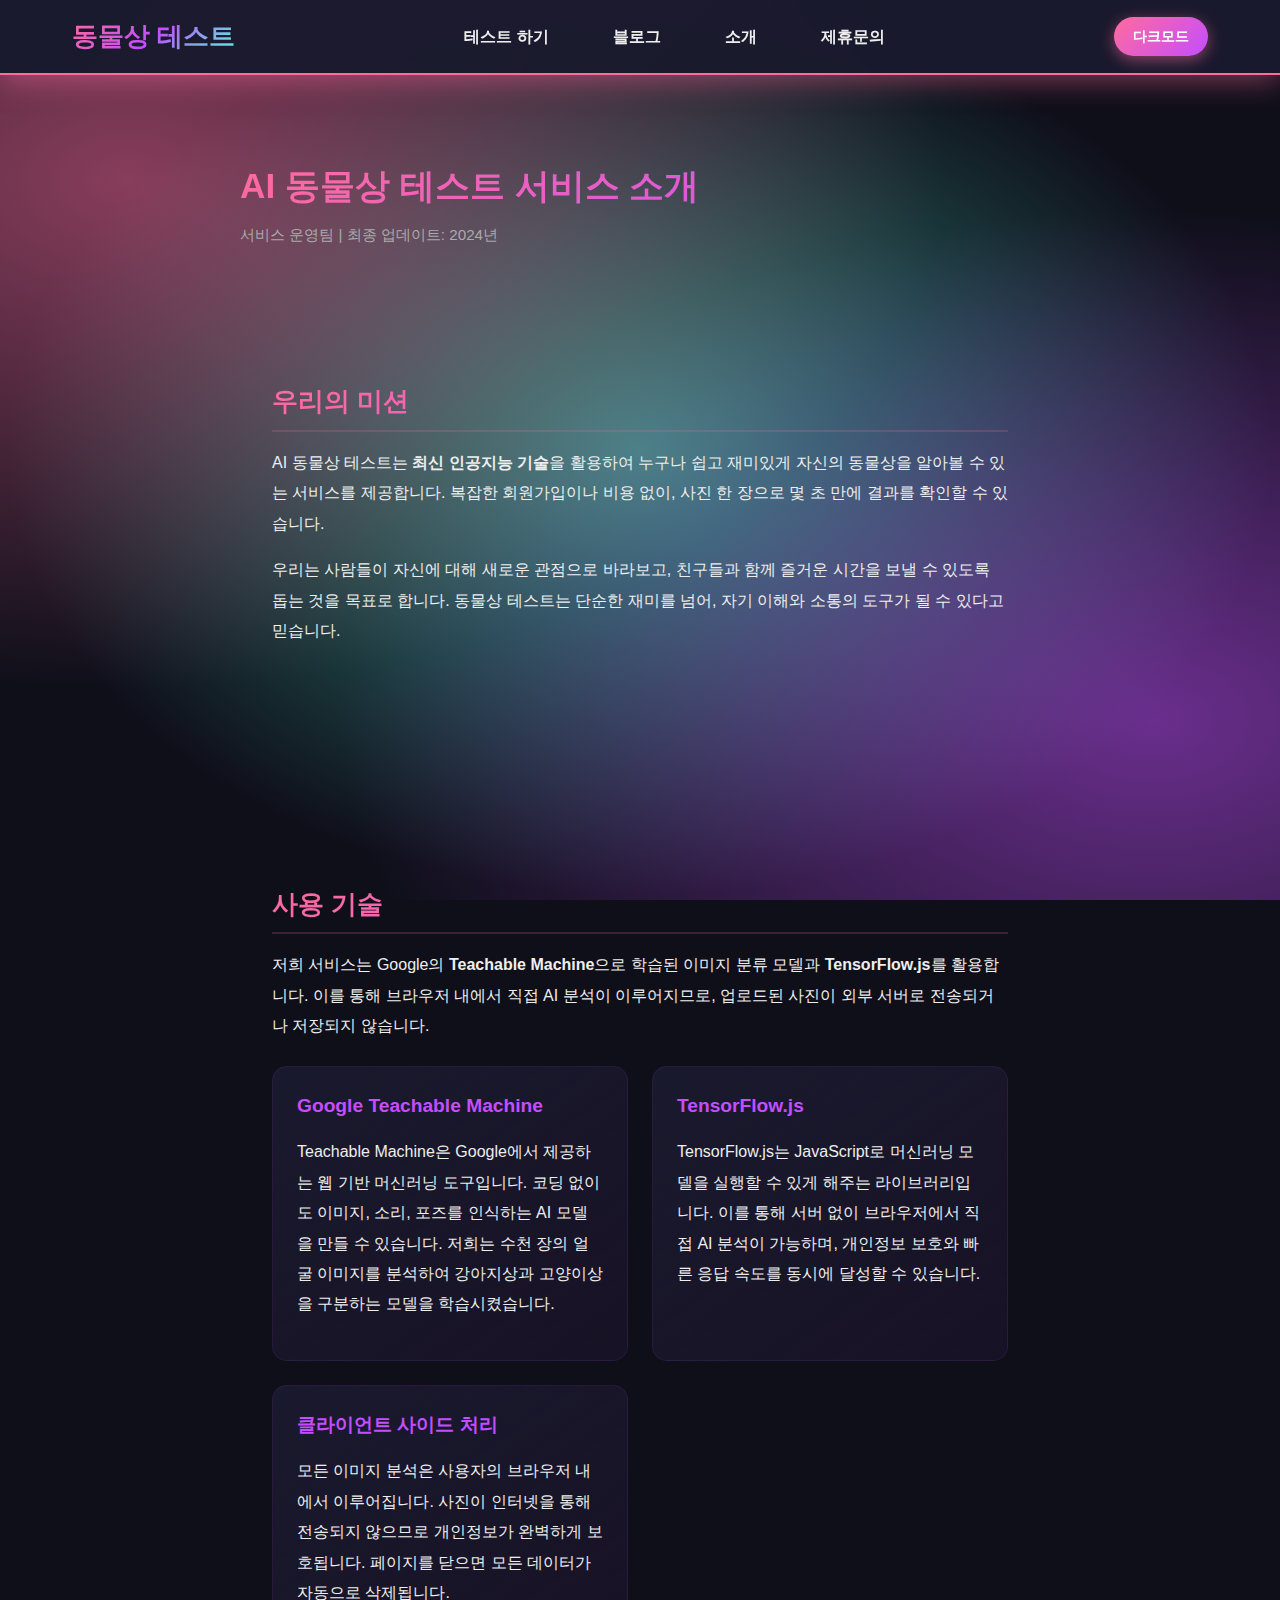
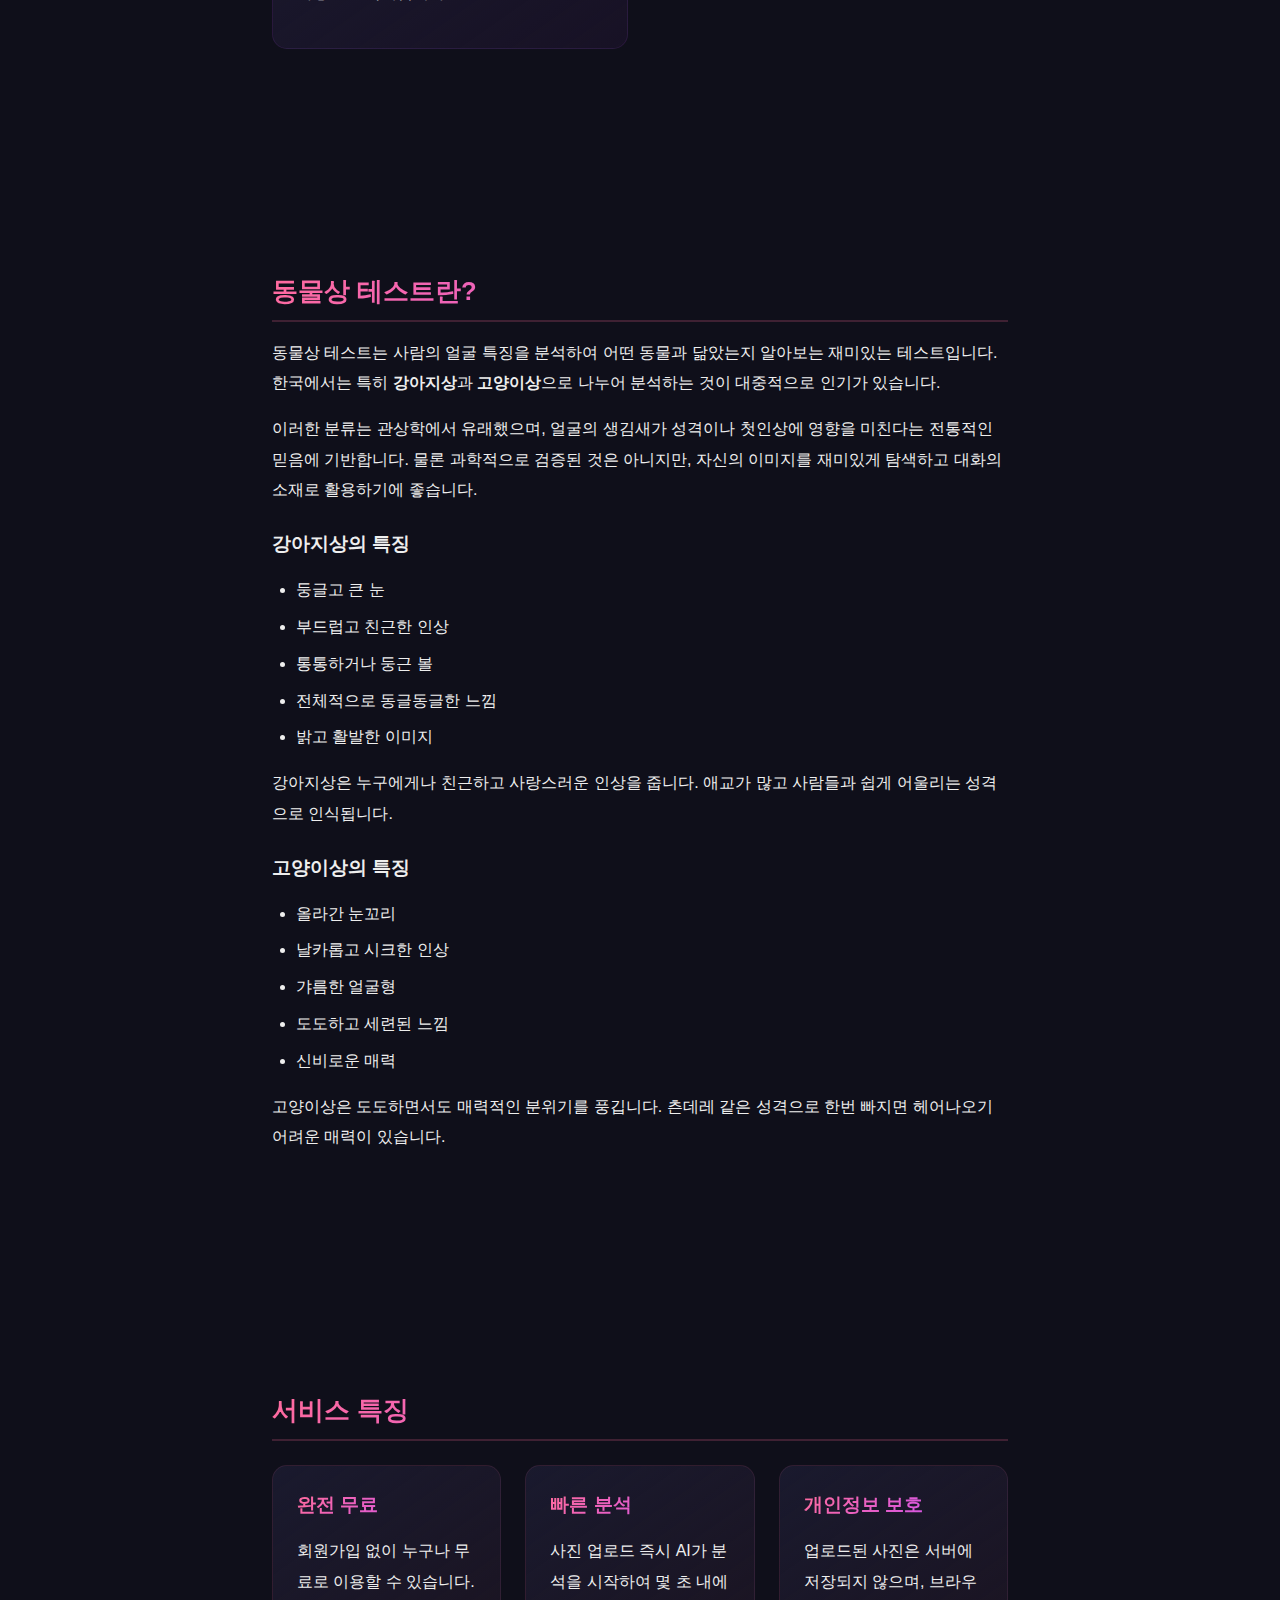
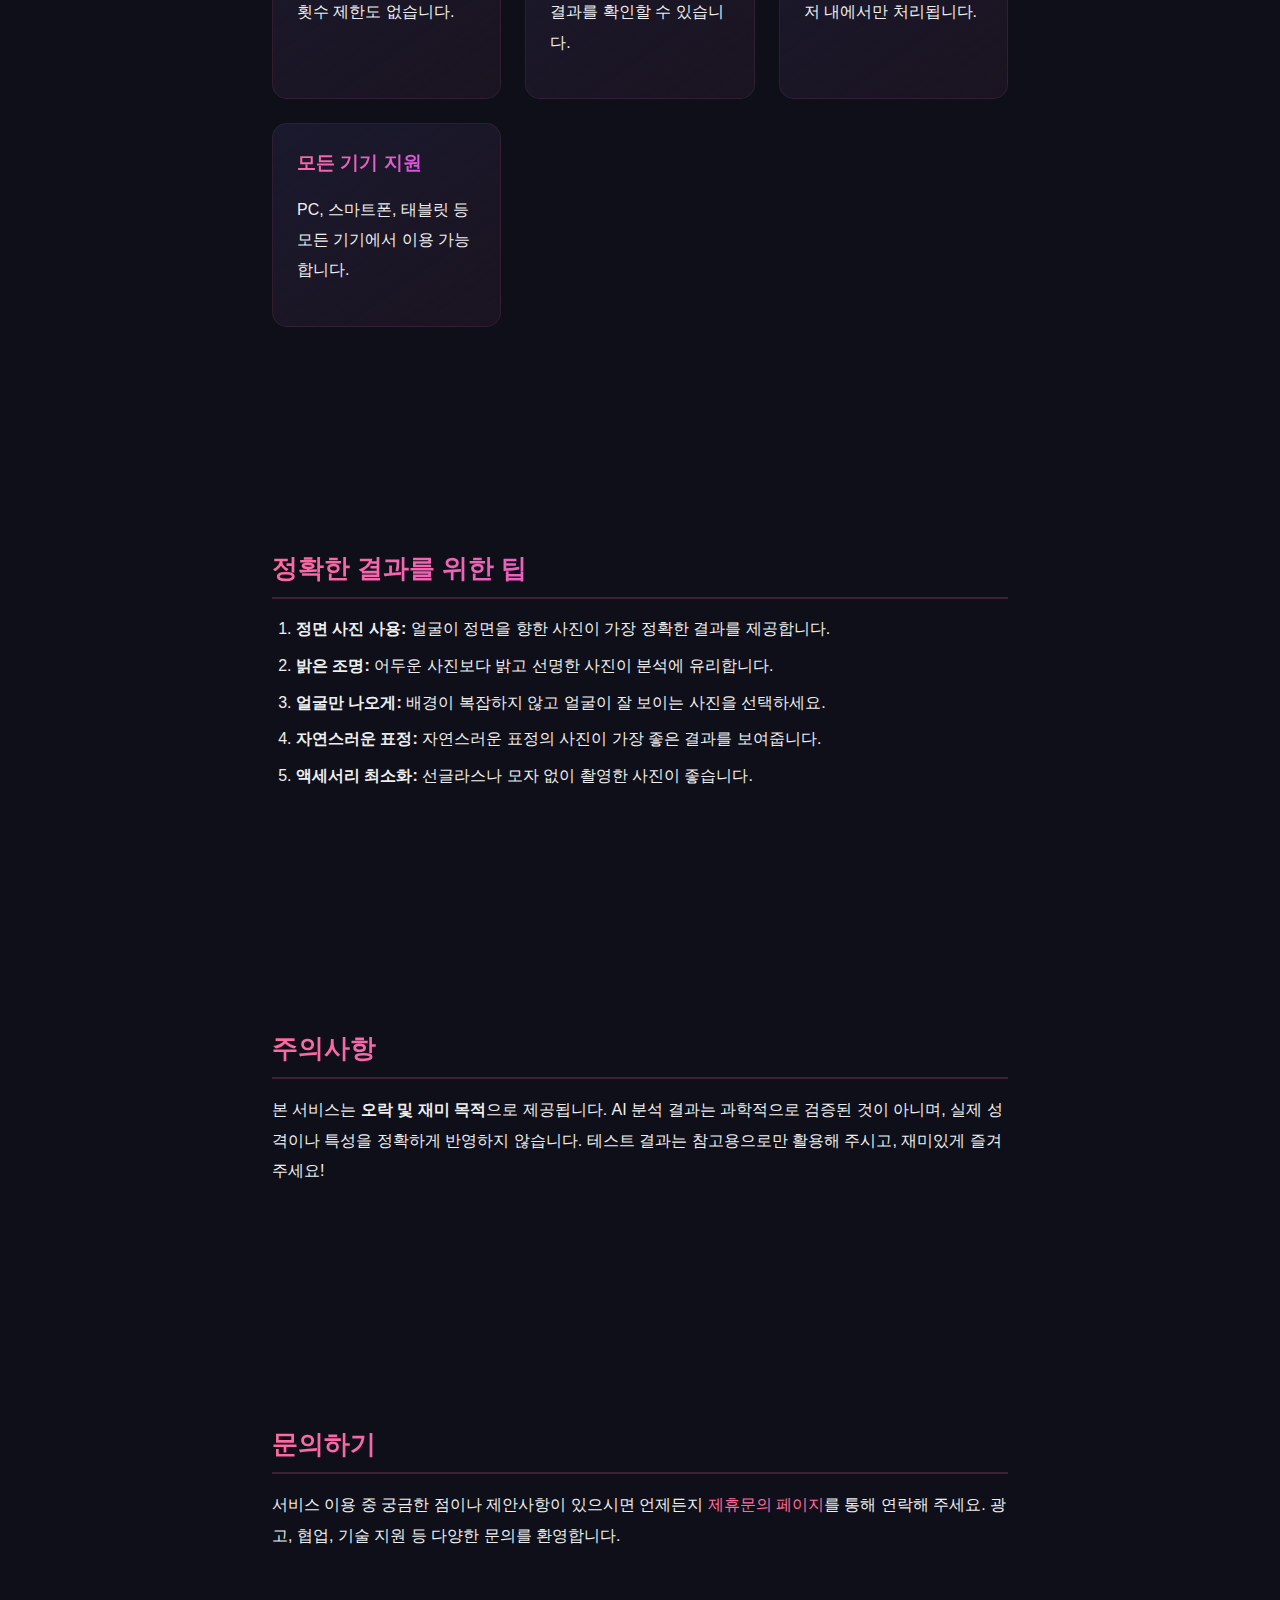
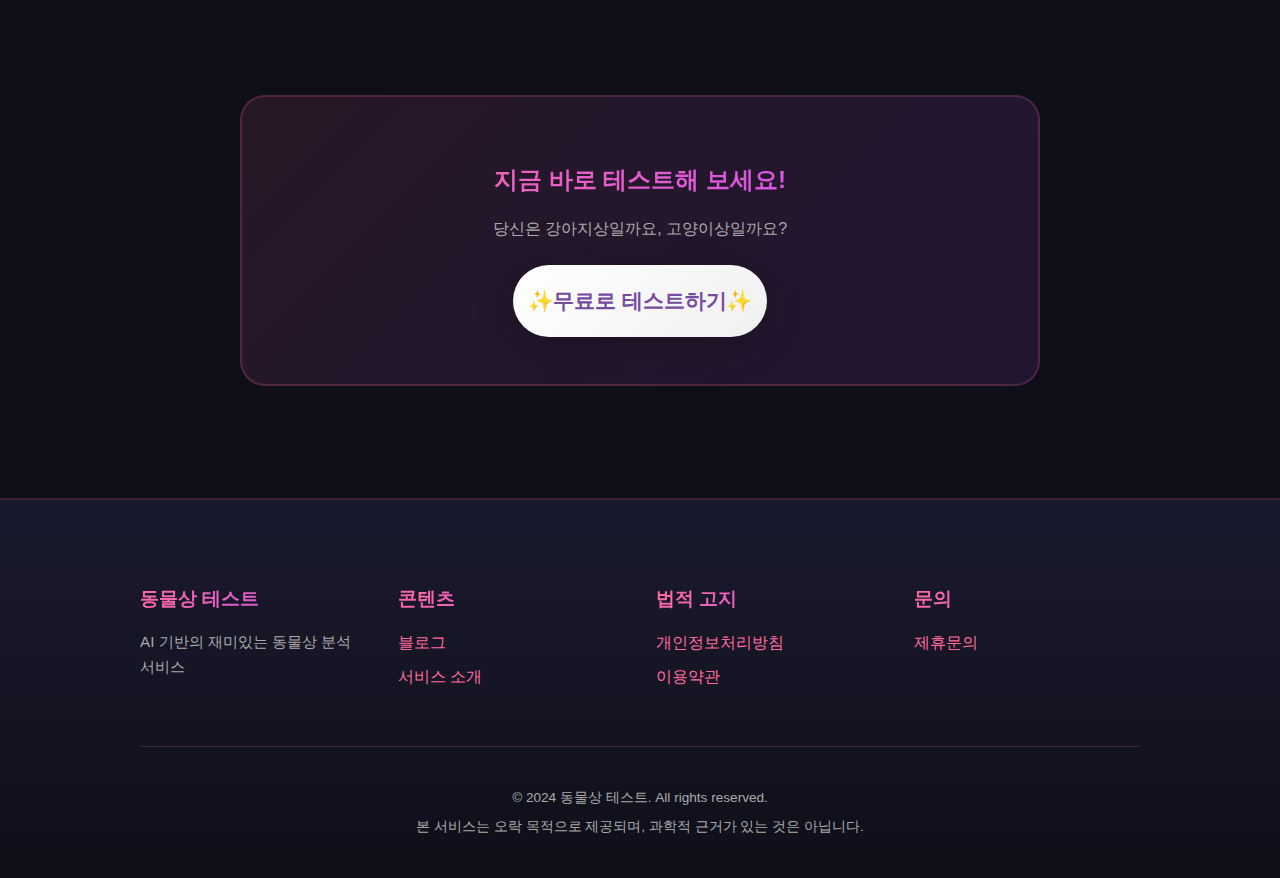
<file: about.html>
<!DOCTYPE html>
<html lang="ko">
<head>
    <!-- Google tag (gtag.js) -->
    <script async src="https://www.googletagmanager.com/gtag/js?id=G-WE6L1ETYEF"></script>
    <script>
      window.dataLayer = window.dataLayer || [];
      function gtag(){dataLayer.push(arguments);}
      gtag('js', new Date());
      gtag('config', 'G-WE6L1ETYEF');
    </script>
    <!-- MS Clarity -->
    <script type="text/javascript">
        (function(c,l,a,r,i,t,y){
            c[a]=c[a]||function(){(c[a].q=c[a].q||[]).push(arguments)};
            t=l.createElement(r);t.async=1;t.src="https://www.clarity.ms/tag/"+i;
            y=l.getElementsByTagName(r)[0];y.parentNode.insertBefore(t,y);
        })(window, document, "clarity", "script", "vbwsmnb8zi");
    </script>
    <link rel="icon" type="image/svg+xml" href="favicon.svg">
    <meta charset="UTF-8">
    <meta name="viewport" content="width=device-width, initial-scale=1.0">
    <meta name="google-adsense-account" content="ca-pub-9737219450188529">
    <meta name="description" content="AI 동물상 테스트 서비스 소개. Google Teachable Machine과 TensorFlow.js를 활용한 무료 얼굴 분석 서비스입니다.">
    <meta name="keywords" content="동물상 테스트, AI 얼굴 분석, 서비스 소개, 강아지상, 고양이상">
    <title>서비스 소개 - AI 동물상 테스트</title>
    <link rel="stylesheet" href="style.css">
    <script async src="https://pagead2.googlesyndication.com/pagead/js/adsbygoogle.js?client=ca-pub-9737219450188529"
        crossorigin="anonymous"></script>
</head>
<body>
    <!-- Navigation -->
    <nav class="navbar">
        <div class="nav-container">
            <a href="index.html" class="nav-logo">동물상 테스트</a>
            <ul class="nav-menu">
                <li><a href="index.html#test-section">테스트 하기</a></li>
                <li><a href="blog.html">블로그</a></li>
                <li><a href="about.html">소개</a></li>
                <li><a href="contact.html">제휴문의</a></li>
            </ul>
            <button id="theme-toggle-btn" class="theme-btn">다크모드</button>
        </div>
    </nav>

    <main class="content-page">
        <div class="container">
            <article class="article-content">
                <h1>AI 동물상 테스트 서비스 소개</h1>
                <p class="article-meta">서비스 운영팀 | 최종 업데이트: 2024년</p>

                <section class="article-section">
                    <h2>우리의 미션</h2>
                    <p>
                        AI 동물상 테스트는 <strong>최신 인공지능 기술</strong>을 활용하여 누구나 쉽고 재미있게
                        자신의 동물상을 알아볼 수 있는 서비스를 제공합니다. 복잡한 회원가입이나 비용 없이,
                        사진 한 장으로 몇 초 만에 결과를 확인할 수 있습니다.
                    </p>
                    <p>
                        우리는 사람들이 자신에 대해 새로운 관점으로 바라보고, 친구들과 함께 즐거운 시간을
                        보낼 수 있도록 돕는 것을 목표로 합니다. 동물상 테스트는 단순한 재미를 넘어,
                        자기 이해와 소통의 도구가 될 수 있다고 믿습니다.
                    </p>
                </section>

                <section class="article-section">
                    <h2>사용 기술</h2>
                    <p>
                        저희 서비스는 Google의 <strong>Teachable Machine</strong>으로 학습된 이미지 분류 모델과
                        <strong>TensorFlow.js</strong>를 활용합니다. 이를 통해 브라우저 내에서 직접 AI 분석이
                        이루어지므로, 업로드된 사진이 외부 서버로 전송되거나 저장되지 않습니다.
                    </p>

                    <div class="tech-features">
                        <div class="tech-card">
                            <h3>Google Teachable Machine</h3>
                            <p>
                                Teachable Machine은 Google에서 제공하는 웹 기반 머신러닝 도구입니다.
                                코딩 없이도 이미지, 소리, 포즈를 인식하는 AI 모델을 만들 수 있습니다.
                                저희는 수천 장의 얼굴 이미지를 분석하여 강아지상과 고양이상을 구분하는
                                모델을 학습시켰습니다.
                            </p>
                        </div>
                        <div class="tech-card">
                            <h3>TensorFlow.js</h3>
                            <p>
                                TensorFlow.js는 JavaScript로 머신러닝 모델을 실행할 수 있게 해주는
                                라이브러리입니다. 이를 통해 서버 없이 브라우저에서 직접 AI 분석이
                                가능하며, 개인정보 보호와 빠른 응답 속도를 동시에 달성할 수 있습니다.
                            </p>
                        </div>
                        <div class="tech-card">
                            <h3>클라이언트 사이드 처리</h3>
                            <p>
                                모든 이미지 분석은 사용자의 브라우저 내에서 이루어집니다.
                                사진이 인터넷을 통해 전송되지 않으므로 개인정보가 완벽하게 보호됩니다.
                                페이지를 닫으면 모든 데이터가 자동으로 삭제됩니다.
                            </p>
                        </div>
                    </div>
                </section>

                <section class="article-section">
                    <h2>동물상 테스트란?</h2>
                    <p>
                        동물상 테스트는 사람의 얼굴 특징을 분석하여 어떤 동물과 닮았는지 알아보는
                        재미있는 테스트입니다. 한국에서는 특히 <strong>강아지상</strong>과
                        <strong>고양이상</strong>으로 나누어 분석하는 것이 대중적으로 인기가 있습니다.
                    </p>
                    <p>
                        이러한 분류는 관상학에서 유래했으며, 얼굴의 생김새가 성격이나 첫인상에
                        영향을 미친다는 전통적인 믿음에 기반합니다. 물론 과학적으로 검증된 것은
                        아니지만, 자신의 이미지를 재미있게 탐색하고 대화의 소재로 활용하기에 좋습니다.
                    </p>

                    <h3>강아지상의 특징</h3>
                    <ul>
                        <li>둥글고 큰 눈</li>
                        <li>부드럽고 친근한 인상</li>
                        <li>통통하거나 둥근 볼</li>
                        <li>전체적으로 동글동글한 느낌</li>
                        <li>밝고 활발한 이미지</li>
                    </ul>
                    <p>
                        강아지상은 누구에게나 친근하고 사랑스러운 인상을 줍니다.
                        애교가 많고 사람들과 쉽게 어울리는 성격으로 인식됩니다.
                    </p>

                    <h3>고양이상의 특징</h3>
                    <ul>
                        <li>올라간 눈꼬리</li>
                        <li>날카롭고 시크한 인상</li>
                        <li>갸름한 얼굴형</li>
                        <li>도도하고 세련된 느낌</li>
                        <li>신비로운 매력</li>
                    </ul>
                    <p>
                        고양이상은 도도하면서도 매력적인 분위기를 풍깁니다.
                        츤데레 같은 성격으로 한번 빠지면 헤어나오기 어려운 매력이 있습니다.
                    </p>
                </section>

                <section class="article-section">
                    <h2>서비스 특징</h2>
                    <div class="feature-list">
                        <div class="feature-item">
                            <h3>완전 무료</h3>
                            <p>회원가입 없이 누구나 무료로 이용할 수 있습니다. 횟수 제한도 없습니다.</p>
                        </div>
                        <div class="feature-item">
                            <h3>빠른 분석</h3>
                            <p>사진 업로드 즉시 AI가 분석을 시작하여 몇 초 내에 결과를 확인할 수 있습니다.</p>
                        </div>
                        <div class="feature-item">
                            <h3>개인정보 보호</h3>
                            <p>업로드된 사진은 서버에 저장되지 않으며, 브라우저 내에서만 처리됩니다.</p>
                        </div>
                        <div class="feature-item">
                            <h3>모든 기기 지원</h3>
                            <p>PC, 스마트폰, 태블릿 등 모든 기기에서 이용 가능합니다.</p>
                        </div>
                    </div>
                </section>

                <section class="article-section">
                    <h2>정확한 결과를 위한 팁</h2>
                    <ol>
                        <li><strong>정면 사진 사용:</strong> 얼굴이 정면을 향한 사진이 가장 정확한 결과를 제공합니다.</li>
                        <li><strong>밝은 조명:</strong> 어두운 사진보다 밝고 선명한 사진이 분석에 유리합니다.</li>
                        <li><strong>얼굴만 나오게:</strong> 배경이 복잡하지 않고 얼굴이 잘 보이는 사진을 선택하세요.</li>
                        <li><strong>자연스러운 표정:</strong> 자연스러운 표정의 사진이 가장 좋은 결과를 보여줍니다.</li>
                        <li><strong>액세서리 최소화:</strong> 선글라스나 모자 없이 촬영한 사진이 좋습니다.</li>
                    </ol>
                </section>

                <section class="article-section">
                    <h2>주의사항</h2>
                    <p>
                        본 서비스는 <strong>오락 및 재미 목적</strong>으로 제공됩니다. AI 분석 결과는
                        과학적으로 검증된 것이 아니며, 실제 성격이나 특성을 정확하게 반영하지 않습니다.
                        테스트 결과는 참고용으로만 활용해 주시고, 재미있게 즐겨주세요!
                    </p>
                </section>

                <section class="article-section">
                    <h2>문의하기</h2>
                    <p>
                        서비스 이용 중 궁금한 점이나 제안사항이 있으시면 언제든지
                        <a href="contact.html">제휴문의 페이지</a>를 통해 연락해 주세요.
                        광고, 협업, 기술 지원 등 다양한 문의를 환영합니다.
                    </p>
                </section>

                <div class="cta-box">
                    <h3>지금 바로 테스트해 보세요!</h3>
                    <p>당신은 강아지상일까요, 고양이상일까요?</p>
                    <a href="index.html#test-section" class="cta-button">무료로 테스트하기</a>
                </div>
            </article>
        </div>
    </main>

    <!-- Footer -->
    <footer class="footer">
        <div class="container">
            <div class="footer-content">
                <div class="footer-section">
                    <h3>동물상 테스트</h3>
                    <p>AI 기반의 재미있는 동물상 분석 서비스</p>
                </div>
                <div class="footer-section">
                    <h3>콘텐츠</h3>
                    <ul>
                        <li><a href="blog.html">블로그</a></li>
                        <li><a href="about.html">서비스 소개</a></li>
                    </ul>
                </div>
                <div class="footer-section">
                    <h3>법적 고지</h3>
                    <ul>
                        <li><a href="privacy.html">개인정보처리방침</a></li>
                        <li><a href="terms.html">이용약관</a></li>
                    </ul>
                </div>
                <div class="footer-section">
                    <h3>문의</h3>
                    <ul>
                        <li><a href="contact.html">제휴문의</a></li>
                    </ul>
                </div>
            </div>
            <div class="footer-bottom">
                <p>&copy; 2024 동물상 테스트. All rights reserved.</p>
                <p>본 서비스는 오락 목적으로 제공되며, 과학적 근거가 있는 것은 아닙니다.</p>
            </div>
        </div>
    </footer>

    <script src="main.js"></script>
</body>
</html>
</file>
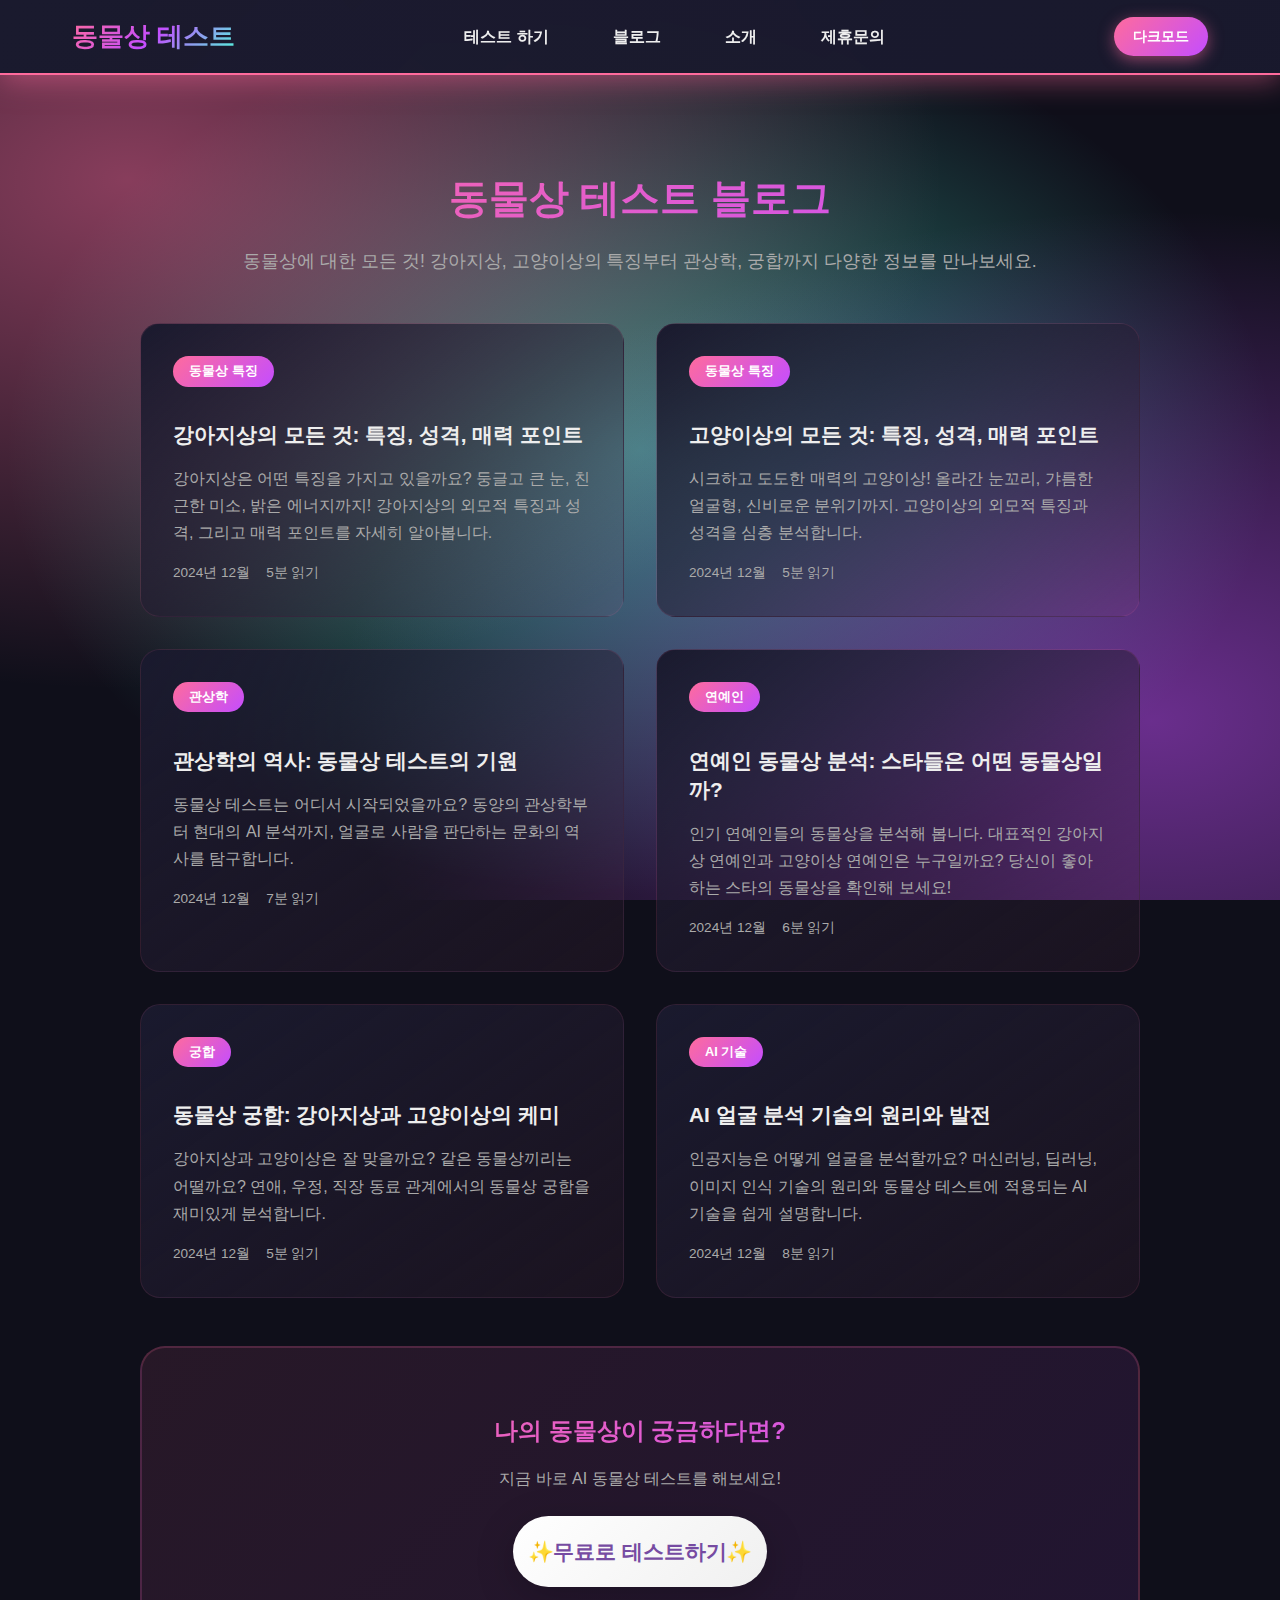
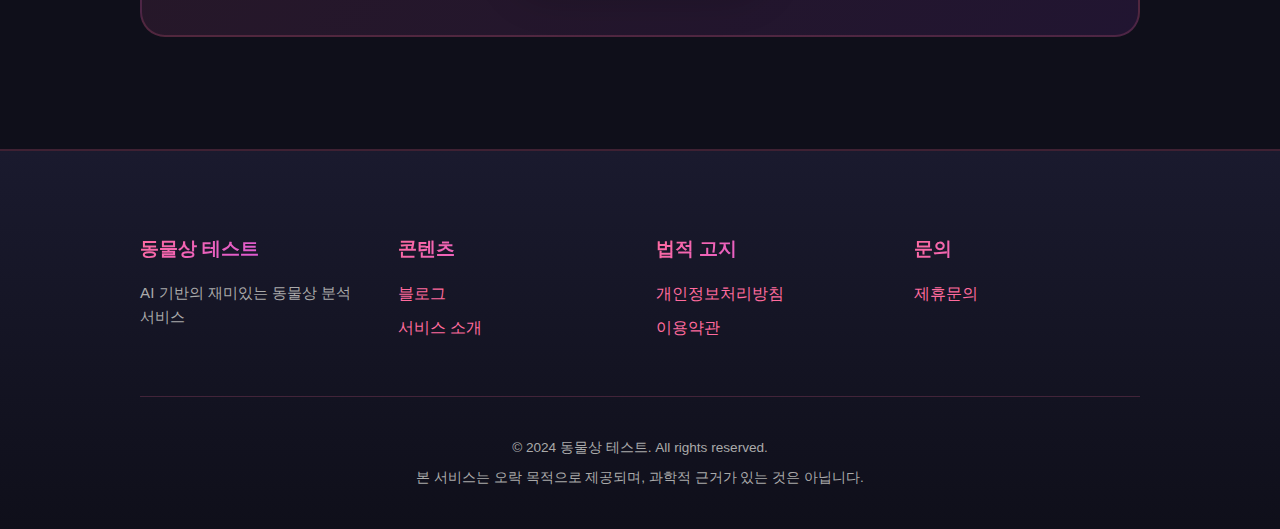
<file: blog.html>
<!DOCTYPE html>
<html lang="ko">
<head>
    <!-- Google tag (gtag.js) -->
    <script async src="https://www.googletagmanager.com/gtag/js?id=G-WE6L1ETYEF"></script>
    <script>
      window.dataLayer = window.dataLayer || [];
      function gtag(){dataLayer.push(arguments);}
      gtag('js', new Date());
      gtag('config', 'G-WE6L1ETYEF');
    </script>
    <!-- MS Clarity -->
    <script type="text/javascript">
        (function(c,l,a,r,i,t,y){
            c[a]=c[a]||function(){(c[a].q=c[a].q||[]).push(arguments)};
            t=l.createElement(r);t.async=1;t.src="https://www.clarity.ms/tag/"+i;
            y=l.getElementsByTagName(r)[0];y.parentNode.insertBefore(t,y);
        })(window, document, "clarity", "script", "vbwsmnb8zi");
    </script>
    <link rel="icon" type="image/svg+xml" href="favicon.svg">
    <meta charset="UTF-8">
    <meta name="viewport" content="width=device-width, initial-scale=1.0">
    <meta name="google-adsense-account" content="ca-pub-9737219450188529">
    <meta name="description" content="동물상 테스트 블로그 - 강아지상, 고양이상 특징, 관상학, 동물상 궁합 등 다양한 정보를 제공합니다.">
    <meta name="keywords" content="동물상 테스트 블로그, 강아지상 특징, 고양이상 특징, 관상학, 동물상 궁합">
    <title>블로그 - AI 동물상 테스트</title>
    <link rel="stylesheet" href="style.css">
    <script async src="https://pagead2.googlesyndication.com/pagead/js/adsbygoogle.js?client=ca-pub-9737219450188529"
        crossorigin="anonymous"></script>
</head>
<body>
    <!-- Navigation -->
    <nav class="navbar">
        <div class="nav-container">
            <a href="index.html" class="nav-logo">동물상 테스트</a>
            <ul class="nav-menu">
                <li><a href="index.html#test-section">테스트 하기</a></li>
                <li><a href="blog.html">블로그</a></li>
                <li><a href="about.html">소개</a></li>
                <li><a href="contact.html">제휴문의</a></li>
            </ul>
            <button id="theme-toggle-btn" class="theme-btn">다크모드</button>
        </div>
    </nav>

    <main class="blog-page">
        <div class="container">
            <header class="blog-header">
                <h1>동물상 테스트 블로그</h1>
                <p class="blog-description">동물상에 대한 모든 것! 강아지상, 고양이상의 특징부터 관상학, 궁합까지 다양한 정보를 만나보세요.</p>
            </header>

            <div class="blog-grid">
                <!-- Article 1 -->
                <article class="blog-card">
                    <div class="blog-card-content">
                        <span class="blog-category">동물상 특징</span>
                        <h2><a href="blog/dog-face-characteristics.html">강아지상의 모든 것: 특징, 성격, 매력 포인트</a></h2>
                        <p>강아지상은 어떤 특징을 가지고 있을까요? 둥글고 큰 눈, 친근한 미소, 밝은 에너지까지! 강아지상의 외모적 특징과 성격, 그리고 매력 포인트를 자세히 알아봅니다.</p>
                        <div class="blog-meta">
                            <span>2024년 12월</span>
                            <span>5분 읽기</span>
                        </div>
                    </div>
                </article>

                <!-- Article 2 -->
                <article class="blog-card">
                    <div class="blog-card-content">
                        <span class="blog-category">동물상 특징</span>
                        <h2><a href="blog/cat-face-characteristics.html">고양이상의 모든 것: 특징, 성격, 매력 포인트</a></h2>
                        <p>시크하고 도도한 매력의 고양이상! 올라간 눈꼬리, 갸름한 얼굴형, 신비로운 분위기까지. 고양이상의 외모적 특징과 성격을 심층 분석합니다.</p>
                        <div class="blog-meta">
                            <span>2024년 12월</span>
                            <span>5분 읽기</span>
                        </div>
                    </div>
                </article>

                <!-- Article 3 -->
                <article class="blog-card">
                    <div class="blog-card-content">
                        <span class="blog-category">관상학</span>
                        <h2><a href="blog/face-reading-history.html">관상학의 역사: 동물상 테스트의 기원</a></h2>
                        <p>동물상 테스트는 어디서 시작되었을까요? 동양의 관상학부터 현대의 AI 분석까지, 얼굴로 사람을 판단하는 문화의 역사를 탐구합니다.</p>
                        <div class="blog-meta">
                            <span>2024년 12월</span>
                            <span>7분 읽기</span>
                        </div>
                    </div>
                </article>

                <!-- Article 4 -->
                <article class="blog-card">
                    <div class="blog-card-content">
                        <span class="blog-category">연예인</span>
                        <h2><a href="blog/celebrity-animal-faces.html">연예인 동물상 분석: 스타들은 어떤 동물상일까?</a></h2>
                        <p>인기 연예인들의 동물상을 분석해 봅니다. 대표적인 강아지상 연예인과 고양이상 연예인은 누구일까요? 당신이 좋아하는 스타의 동물상을 확인해 보세요!</p>
                        <div class="blog-meta">
                            <span>2024년 12월</span>
                            <span>6분 읽기</span>
                        </div>
                    </div>
                </article>

                <!-- Article 5 -->
                <article class="blog-card">
                    <div class="blog-card-content">
                        <span class="blog-category">궁합</span>
                        <h2><a href="blog/animal-face-compatibility.html">동물상 궁합: 강아지상과 고양이상의 케미</a></h2>
                        <p>강아지상과 고양이상은 잘 맞을까요? 같은 동물상끼리는 어떨까요? 연애, 우정, 직장 동료 관계에서의 동물상 궁합을 재미있게 분석합니다.</p>
                        <div class="blog-meta">
                            <span>2024년 12월</span>
                            <span>5분 읽기</span>
                        </div>
                    </div>
                </article>

                <!-- Article 6 -->
                <article class="blog-card">
                    <div class="blog-card-content">
                        <span class="blog-category">AI 기술</span>
                        <h2><a href="blog/ai-face-analysis-technology.html">AI 얼굴 분석 기술의 원리와 발전</a></h2>
                        <p>인공지능은 어떻게 얼굴을 분석할까요? 머신러닝, 딥러닝, 이미지 인식 기술의 원리와 동물상 테스트에 적용되는 AI 기술을 쉽게 설명합니다.</p>
                        <div class="blog-meta">
                            <span>2024년 12월</span>
                            <span>8분 읽기</span>
                        </div>
                    </div>
                </article>
            </div>

            <div class="cta-box">
                <h3>나의 동물상이 궁금하다면?</h3>
                <p>지금 바로 AI 동물상 테스트를 해보세요!</p>
                <a href="index.html#test-section" class="cta-button">무료로 테스트하기</a>
            </div>
        </div>
    </main>

    <!-- Footer -->
    <footer class="footer">
        <div class="container">
            <div class="footer-content">
                <div class="footer-section">
                    <h3>동물상 테스트</h3>
                    <p>AI 기반의 재미있는 동물상 분석 서비스</p>
                </div>
                <div class="footer-section">
                    <h3>콘텐츠</h3>
                    <ul>
                        <li><a href="blog.html">블로그</a></li>
                        <li><a href="about.html">서비스 소개</a></li>
                    </ul>
                </div>
                <div class="footer-section">
                    <h3>법적 고지</h3>
                    <ul>
                        <li><a href="privacy.html">개인정보처리방침</a></li>
                        <li><a href="terms.html">이용약관</a></li>
                    </ul>
                </div>
                <div class="footer-section">
                    <h3>문의</h3>
                    <ul>
                        <li><a href="contact.html">제휴문의</a></li>
                    </ul>
                </div>
            </div>
            <div class="footer-bottom">
                <p>&copy; 2024 동물상 테스트. All rights reserved.</p>
                <p>본 서비스는 오락 목적으로 제공되며, 과학적 근거가 있는 것은 아닙니다.</p>
            </div>
        </div>
    </footer>

    <script src="main.js"></script>
</body>
</html>
</file>
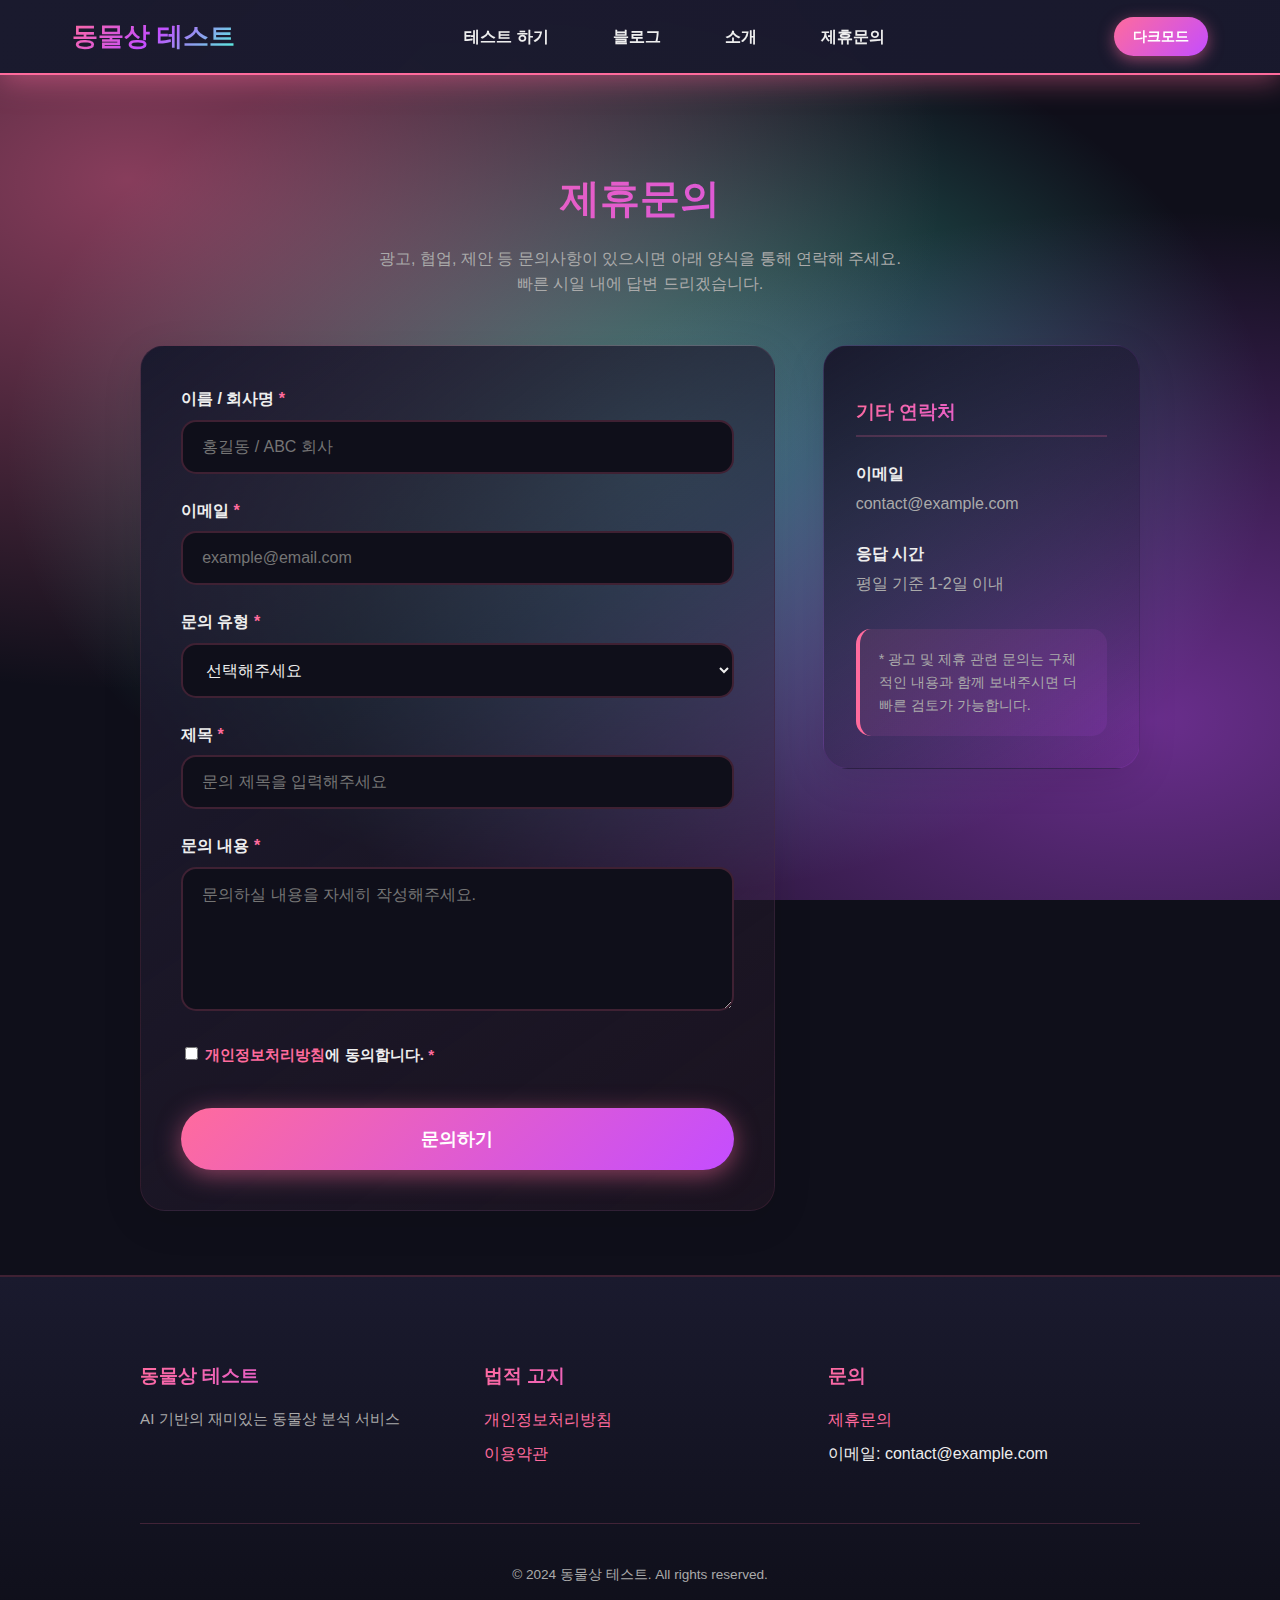
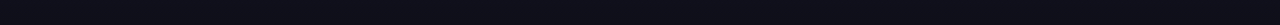
<file: contact.html>
<!DOCTYPE html>
<html lang="ko">
<head>
    <!-- Google tag (gtag.js) -->
    <script async src="https://www.googletagmanager.com/gtag/js?id=G-WE6L1ETYEF"></script>
    <script>
      window.dataLayer = window.dataLayer || [];
      function gtag(){dataLayer.push(arguments);}
      gtag('js', new Date());

      gtag('config', 'G-WE6L1ETYEF');
    </script>
    <!-- MS Clarity -->
    <script type="text/javascript">
        (function(c,l,a,r,i,t,y){
            c[a]=c[a]||function(){(c[a].q=c[a].q||[]).push(arguments)};
            t=l.createElement(r);t.async=1;t.src="https://www.clarity.ms/tag/"+i;
            y=l.getElementsByTagName(r)[0];y.parentNode.insertBefore(t,y);
        })(window, document, "clarity", "script", "vbwsmnb8zi");
    </script>
    <link rel="icon" type="image/svg+xml" href="favicon.svg">
    <meta charset="UTF-8">
    <meta name="viewport" content="width=device-width, initial-scale=1.0">
    <meta name="google-adsense-account" content="ca-pub-9737219450188529">
    <meta name="description" content="동물상 테스트 제휴문의 - 광고, 협업, 제안 등 문의사항을 보내주세요.">
    <title>제휴문의 | 동물상 테스트</title>
    <link rel="stylesheet" href="style.css">
    <script async src="https://pagead2.googlesyndication.com/pagead/js/adsbygoogle.js?client=ca-pub-9737219450188529"
        crossorigin="anonymous"></script>
</head>
<body>
    <!-- Navigation -->
    <nav class="navbar">
        <div class="nav-container">
            <a href="index.html" class="nav-logo">동물상 테스트</a>
            <ul class="nav-menu">
                <li><a href="index.html#test-section">테스트 하기</a></li>
                <li><a href="blog.html">블로그</a></li>
                <li><a href="about.html">소개</a></li>
                <li><a href="contact.html">제휴문의</a></li>
            </ul>
            <button id="theme-toggle-btn" class="theme-btn">다크모드</button>
        </div>
    </nav>

    <main class="contact-page">
        <div class="container">
            <h1>제휴문의</h1>
            <p class="contact-description">
                광고, 협업, 제안 등 문의사항이 있으시면 아래 양식을 통해 연락해 주세요.<br>
                빠른 시일 내에 답변 드리겠습니다.
            </p>

            <div class="contact-container">
                <form action="https://formspree.io/f/mykpondr" method="POST" class="contact-form">
                    <div class="form-group">
                        <label for="name">이름 / 회사명 <span class="required">*</span></label>
                        <input type="text" id="name" name="name" required placeholder="홍길동 / ABC 회사">
                    </div>

                    <div class="form-group">
                        <label for="email">이메일 <span class="required">*</span></label>
                        <input type="email" id="email" name="email" required placeholder="example@email.com">
                    </div>

                    <div class="form-group">
                        <label for="inquiry-type">문의 유형 <span class="required">*</span></label>
                        <select id="inquiry-type" name="inquiry-type" required>
                            <option value="">선택해주세요</option>
                            <option value="광고 문의">광고 문의</option>
                            <option value="제휴 제안">제휴 제안</option>
                            <option value="협업 요청">협업 요청</option>
                            <option value="기술 지원">기술 지원</option>
                            <option value="기타">기타</option>
                        </select>
                    </div>

                    <div class="form-group">
                        <label for="subject">제목 <span class="required">*</span></label>
                        <input type="text" id="subject" name="subject" required placeholder="문의 제목을 입력해주세요">
                    </div>

                    <div class="form-group">
                        <label for="message">문의 내용 <span class="required">*</span></label>
                        <textarea id="message" name="message" rows="6" required placeholder="문의하실 내용을 자세히 작성해주세요."></textarea>
                    </div>

                    <div class="form-group checkbox-group">
                        <label class="checkbox-label">
                            <input type="checkbox" name="privacy-agree" required>
                            <span><a href="privacy.html" target="_blank">개인정보처리방침</a>에 동의합니다. <span class="required">*</span></span>
                        </label>
                    </div>

                    <button type="submit" class="submit-btn">문의하기</button>
                </form>

                <div class="contact-info">
                    <h3>기타 연락처</h3>
                    <div class="info-item">
                        <strong>이메일</strong>
                        <p>contact@example.com</p>
                    </div>
                    <div class="info-item">
                        <strong>응답 시간</strong>
                        <p>평일 기준 1-2일 이내</p>
                    </div>
                    <div class="info-notice">
                        <p>* 광고 및 제휴 관련 문의는 구체적인 내용과 함께 보내주시면 더 빠른 검토가 가능합니다.</p>
                    </div>
                </div>
            </div>
        </div>
    </main>

    <!-- Footer -->
    <footer class="footer">
        <div class="container">
            <div class="footer-content">
                <div class="footer-section">
                    <h3>동물상 테스트</h3>
                    <p>AI 기반의 재미있는 동물상 분석 서비스</p>
                </div>
                <div class="footer-section">
                    <h3>법적 고지</h3>
                    <ul>
                        <li><a href="privacy.html">개인정보처리방침</a></li>
                        <li><a href="terms.html">이용약관</a></li>
                    </ul>
                </div>
                <div class="footer-section">
                    <h3>문의</h3>
                    <ul>
                        <li><a href="contact.html">제휴문의</a></li>
                        <li>이메일: contact@example.com</li>
                    </ul>
                </div>
            </div>
            <div class="footer-bottom">
                <p>&copy; 2024 동물상 테스트. All rights reserved.</p>
            </div>
        </div>
    </footer>

    <script src="main.js"></script>
</body>
</html>
</file>
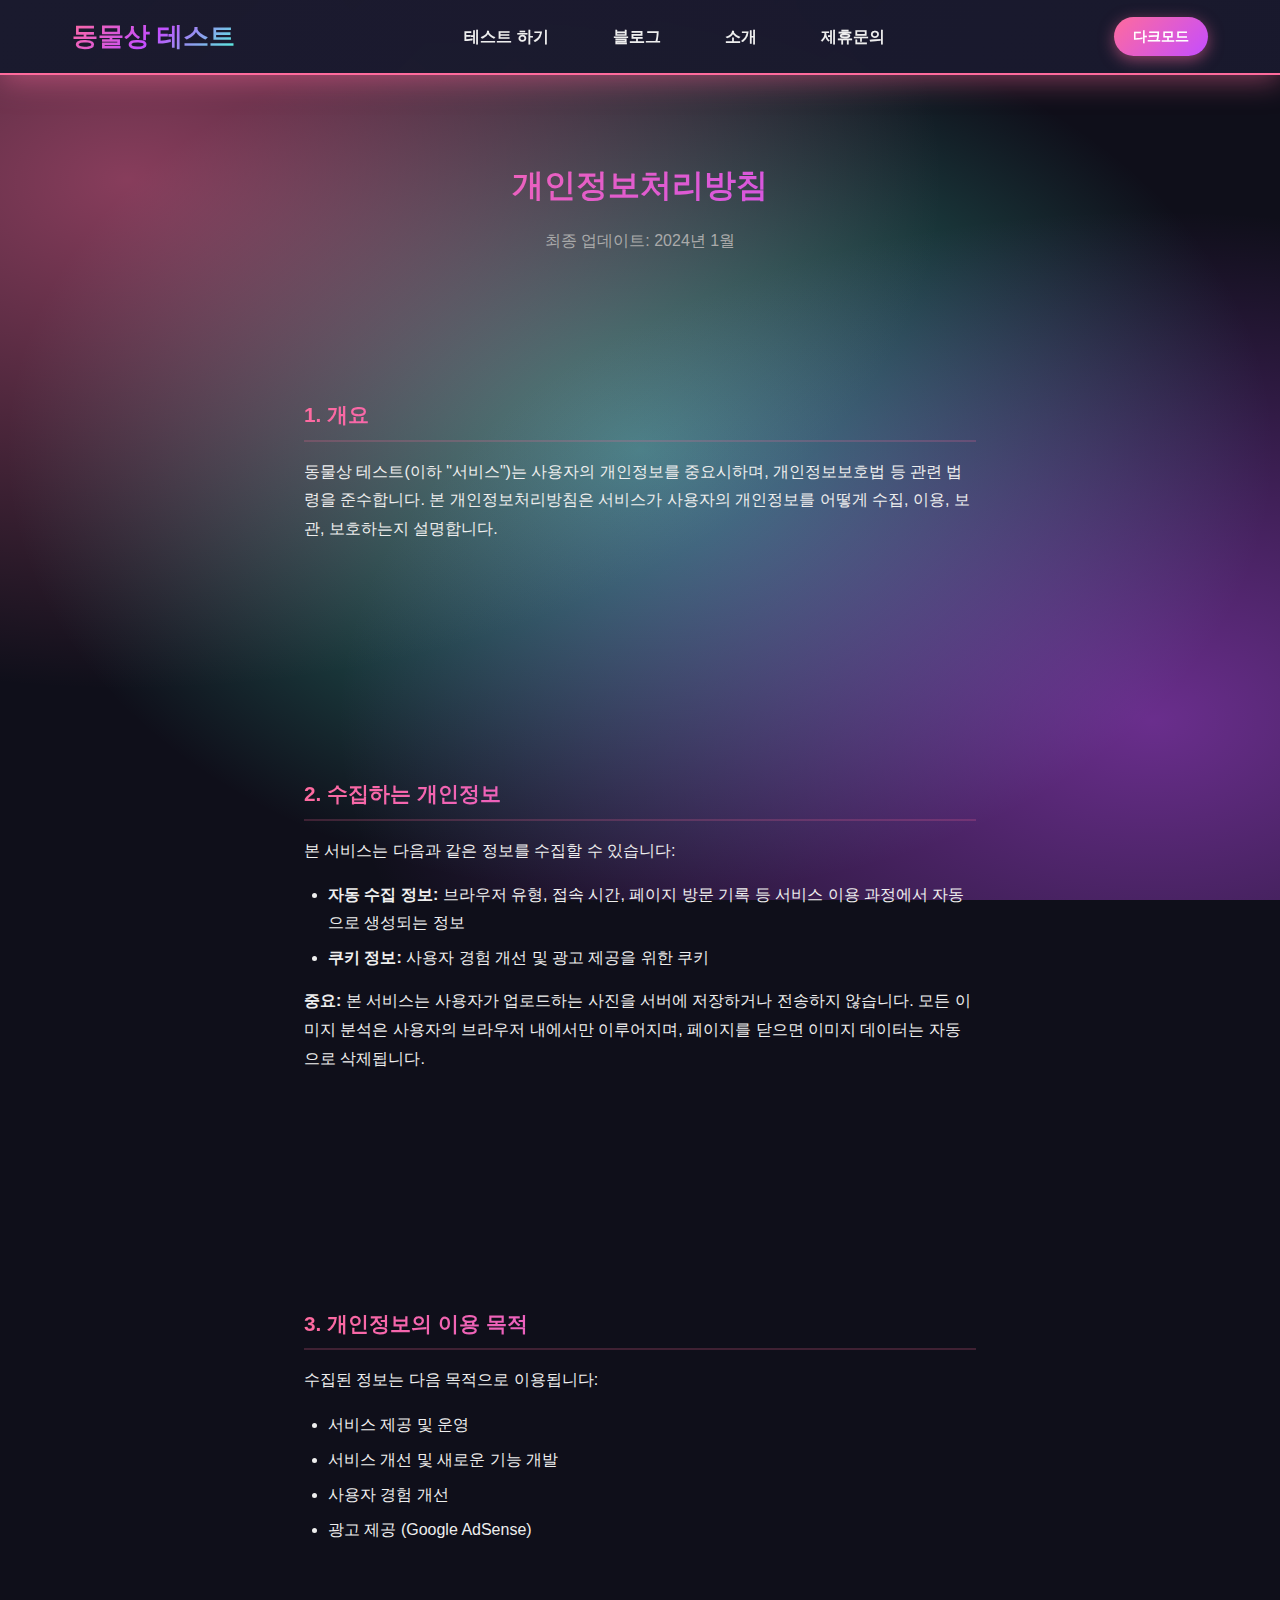
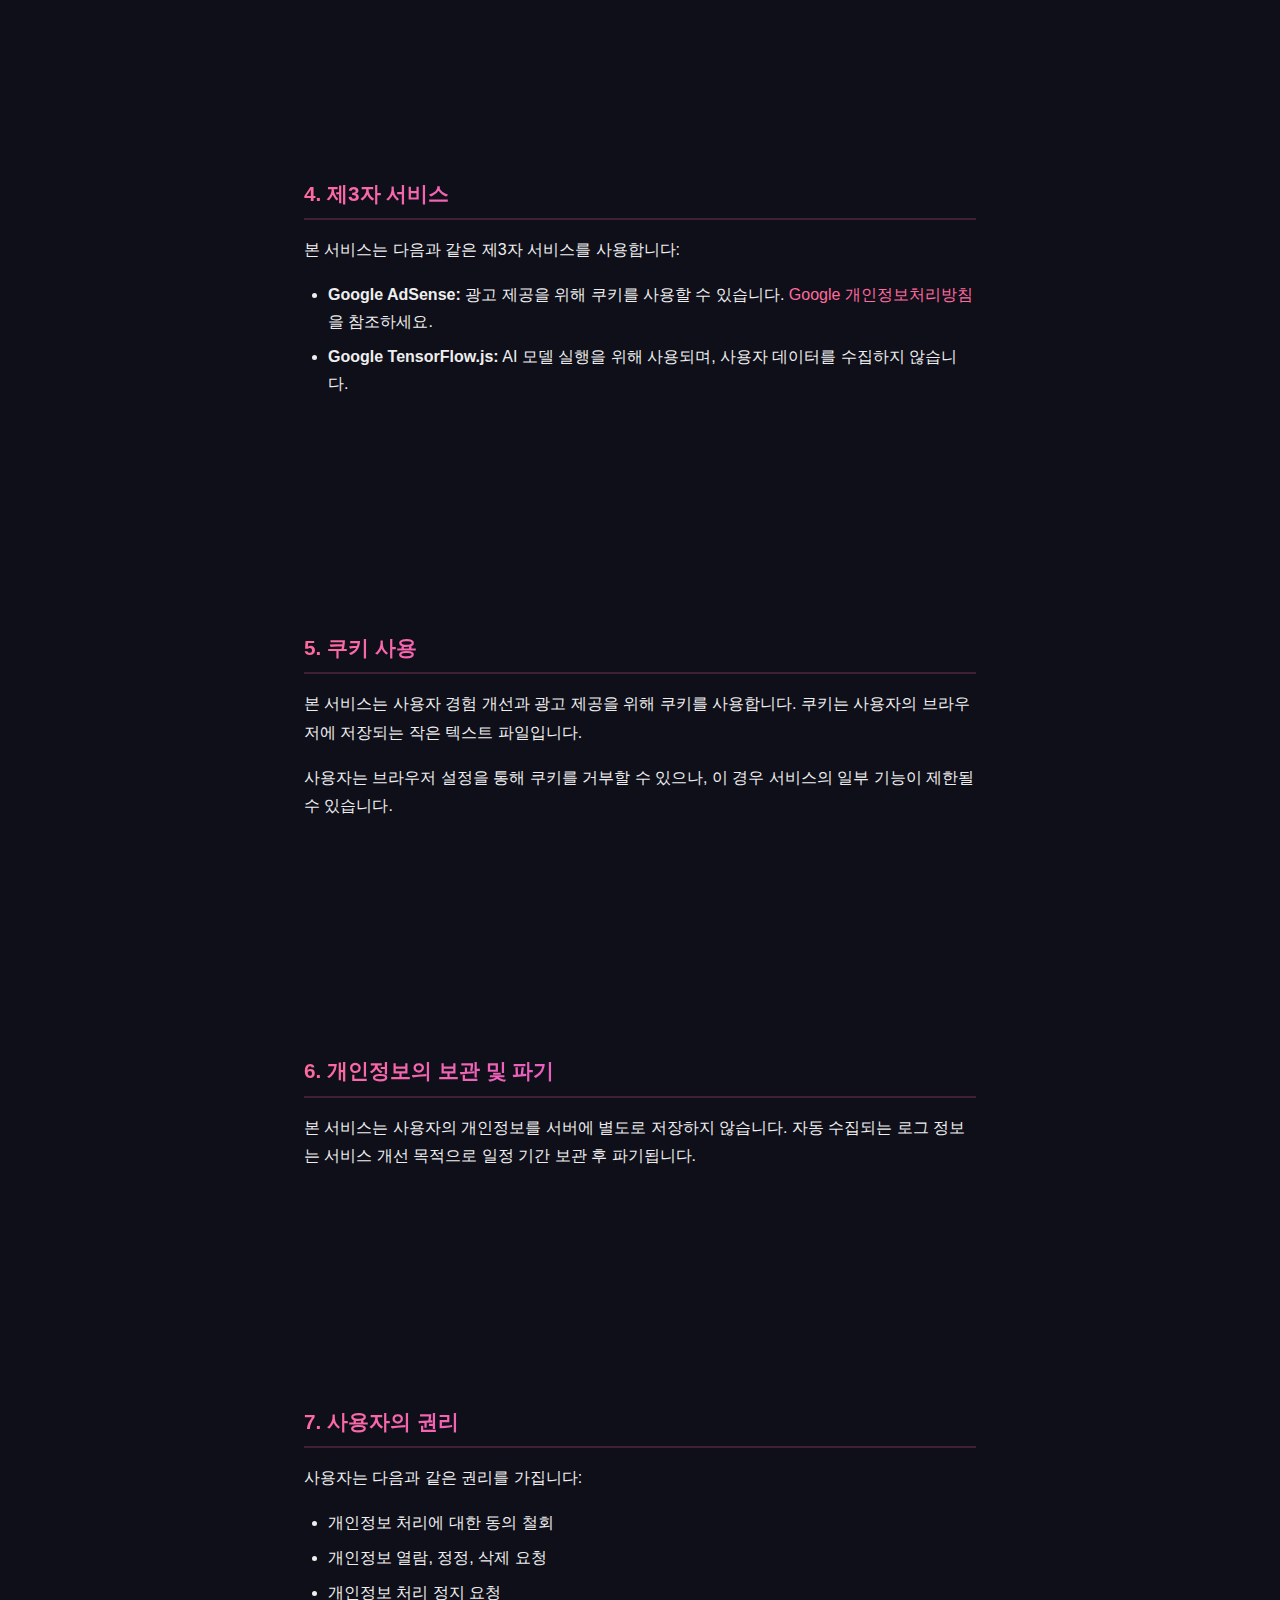
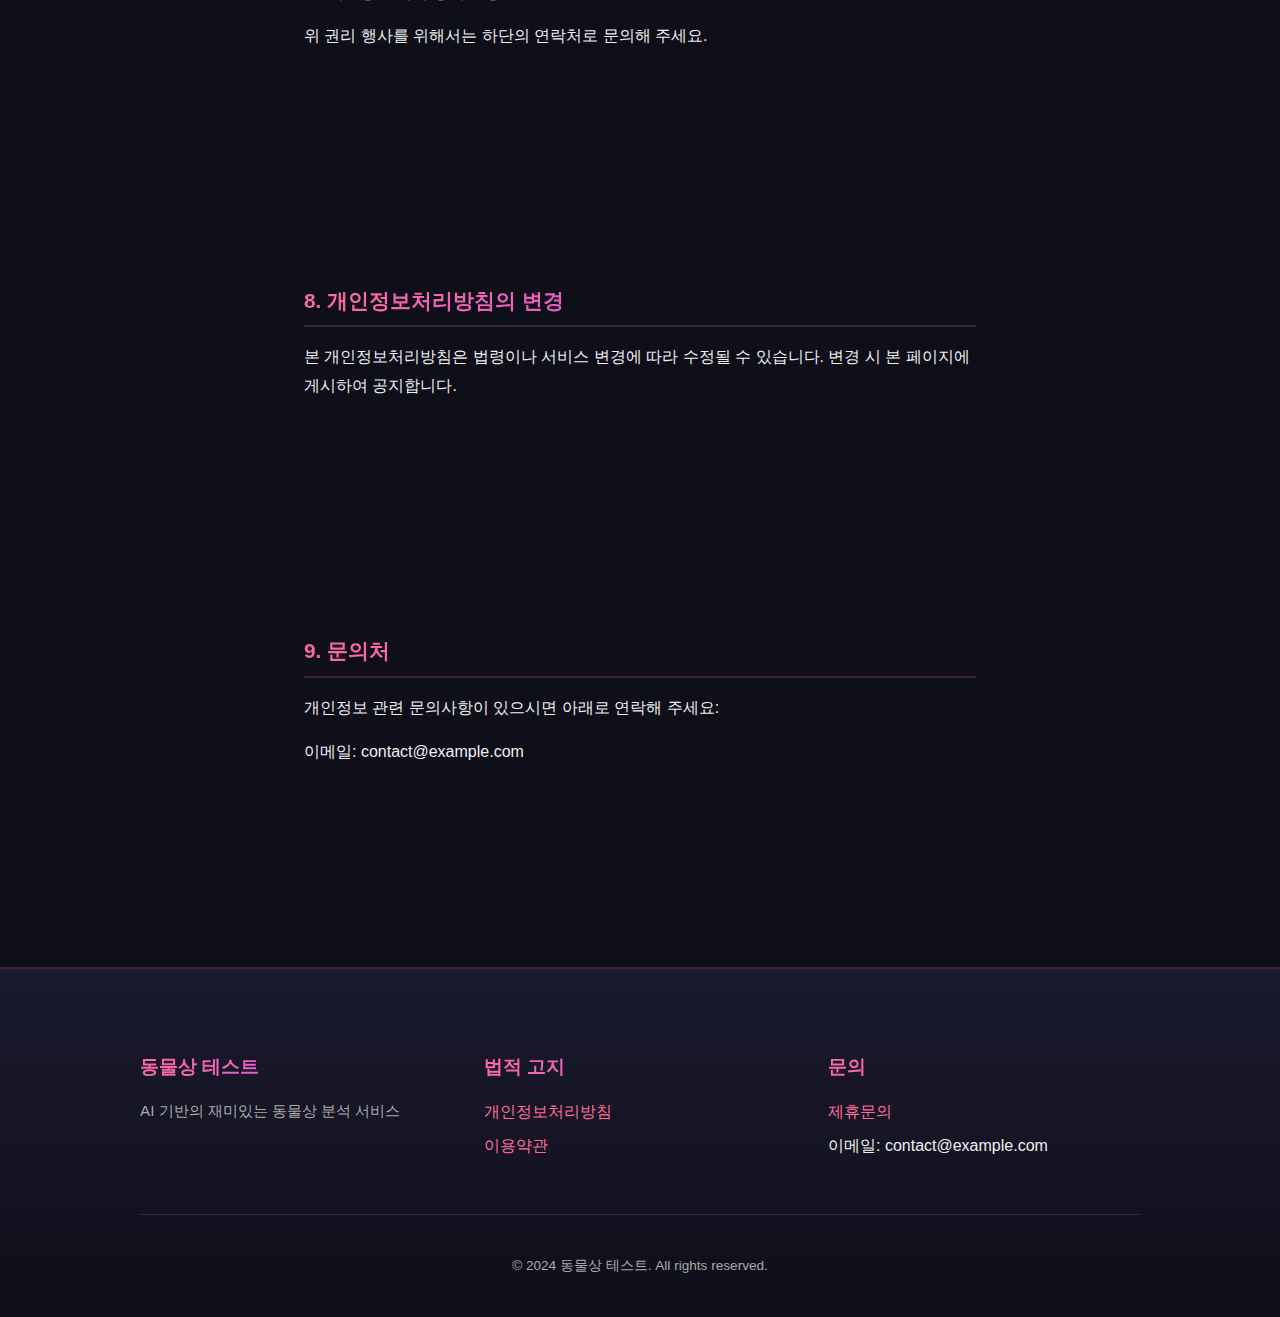
<file: privacy.html>
<!DOCTYPE html>
<html lang="ko">
<head>
    <!-- Google tag (gtag.js) -->
    <script async src="https://www.googletagmanager.com/gtag/js?id=G-WE6L1ETYEF"></script>
    <script>
      window.dataLayer = window.dataLayer || [];
      function gtag(){dataLayer.push(arguments);}
      gtag('js', new Date());

      gtag('config', 'G-WE6L1ETYEF');
    </script>
    <!-- MS Clarity -->
    <script type="text/javascript">
        (function(c,l,a,r,i,t,y){
            c[a]=c[a]||function(){(c[a].q=c[a].q||[]).push(arguments)};
            t=l.createElement(r);t.async=1;t.src="https://www.clarity.ms/tag/"+i;
            y=l.getElementsByTagName(r)[0];y.parentNode.insertBefore(t,y);
        })(window, document, "clarity", "script", "vbwsmnb8zi");
    </script>
    <link rel="icon" type="image/svg+xml" href="favicon.svg">
    <meta charset="UTF-8">
    <meta name="viewport" content="width=device-width, initial-scale=1.0">
    <meta name="google-adsense-account" content="ca-pub-9737219450188529">
    <meta name="description" content="동물상 테스트 개인정보처리방침 - 사용자의 개인정보를 어떻게 처리하는지 안내합니다.">
    <title>개인정보처리방침 | 동물상 테스트</title>
    <link rel="stylesheet" href="style.css">
    <script async src="https://pagead2.googlesyndication.com/pagead/js/adsbygoogle.js?client=ca-pub-9737219450188529"
        crossorigin="anonymous"></script>
</head>
<body>
    <!-- Navigation -->
    <nav class="navbar">
        <div class="nav-container">
            <a href="index.html" class="nav-logo">동물상 테스트</a>
            <ul class="nav-menu">
                <li><a href="index.html#test-section">테스트 하기</a></li>
                <li><a href="blog.html">블로그</a></li>
                <li><a href="about.html">소개</a></li>
                <li><a href="contact.html">제휴문의</a></li>
            </ul>
            <button id="theme-toggle-btn" class="theme-btn">다크모드</button>
        </div>
    </nav>

    <main class="legal-page">
        <div class="container">
            <h1>개인정보처리방침</h1>
            <p class="last-updated">최종 업데이트: 2024년 1월</p>

            <section class="legal-section">
                <h2>1. 개요</h2>
                <p>
                    동물상 테스트(이하 "서비스")는 사용자의 개인정보를 중요시하며,
                    개인정보보호법 등 관련 법령을 준수합니다. 본 개인정보처리방침은
                    서비스가 사용자의 개인정보를 어떻게 수집, 이용, 보관, 보호하는지 설명합니다.
                </p>
            </section>

            <section class="legal-section">
                <h2>2. 수집하는 개인정보</h2>
                <p>본 서비스는 다음과 같은 정보를 수집할 수 있습니다:</p>
                <ul>
                    <li><strong>자동 수집 정보:</strong> 브라우저 유형, 접속 시간, 페이지 방문 기록 등 서비스 이용 과정에서 자동으로 생성되는 정보</li>
                    <li><strong>쿠키 정보:</strong> 사용자 경험 개선 및 광고 제공을 위한 쿠키</li>
                </ul>
                <p><strong>중요:</strong> 본 서비스는 사용자가 업로드하는 사진을 서버에 저장하거나 전송하지 않습니다.
                모든 이미지 분석은 사용자의 브라우저 내에서만 이루어지며, 페이지를 닫으면 이미지 데이터는 자동으로 삭제됩니다.</p>
            </section>

            <section class="legal-section">
                <h2>3. 개인정보의 이용 목적</h2>
                <p>수집된 정보는 다음 목적으로 이용됩니다:</p>
                <ul>
                    <li>서비스 제공 및 운영</li>
                    <li>서비스 개선 및 새로운 기능 개발</li>
                    <li>사용자 경험 개선</li>
                    <li>광고 제공 (Google AdSense)</li>
                </ul>
            </section>

            <section class="legal-section">
                <h2>4. 제3자 서비스</h2>
                <p>본 서비스는 다음과 같은 제3자 서비스를 사용합니다:</p>
                <ul>
                    <li><strong>Google AdSense:</strong> 광고 제공을 위해 쿠키를 사용할 수 있습니다.
                        <a href="https://policies.google.com/privacy" target="_blank" rel="noopener">Google 개인정보처리방침</a>을 참조하세요.</li>
                    <li><strong>Google TensorFlow.js:</strong> AI 모델 실행을 위해 사용되며, 사용자 데이터를 수집하지 않습니다.</li>
                </ul>
            </section>

            <section class="legal-section">
                <h2>5. 쿠키 사용</h2>
                <p>
                    본 서비스는 사용자 경험 개선과 광고 제공을 위해 쿠키를 사용합니다.
                    쿠키는 사용자의 브라우저에 저장되는 작은 텍스트 파일입니다.
                </p>
                <p>
                    사용자는 브라우저 설정을 통해 쿠키를 거부할 수 있으나,
                    이 경우 서비스의 일부 기능이 제한될 수 있습니다.
                </p>
            </section>

            <section class="legal-section">
                <h2>6. 개인정보의 보관 및 파기</h2>
                <p>
                    본 서비스는 사용자의 개인정보를 서버에 별도로 저장하지 않습니다.
                    자동 수집되는 로그 정보는 서비스 개선 목적으로 일정 기간 보관 후 파기됩니다.
                </p>
            </section>

            <section class="legal-section">
                <h2>7. 사용자의 권리</h2>
                <p>사용자는 다음과 같은 권리를 가집니다:</p>
                <ul>
                    <li>개인정보 처리에 대한 동의 철회</li>
                    <li>개인정보 열람, 정정, 삭제 요청</li>
                    <li>개인정보 처리 정지 요청</li>
                </ul>
                <p>위 권리 행사를 위해서는 하단의 연락처로 문의해 주세요.</p>
            </section>

            <section class="legal-section">
                <h2>8. 개인정보처리방침의 변경</h2>
                <p>
                    본 개인정보처리방침은 법령이나 서비스 변경에 따라 수정될 수 있습니다.
                    변경 시 본 페이지에 게시하여 공지합니다.
                </p>
            </section>

            <section class="legal-section">
                <h2>9. 문의처</h2>
                <p>개인정보 관련 문의사항이 있으시면 아래로 연락해 주세요:</p>
                <p>이메일: contact@example.com</p>
            </section>
        </div>
    </main>

    <!-- Footer -->
    <footer class="footer">
        <div class="container">
            <div class="footer-content">
                <div class="footer-section">
                    <h3>동물상 테스트</h3>
                    <p>AI 기반의 재미있는 동물상 분석 서비스</p>
                </div>
                <div class="footer-section">
                    <h3>법적 고지</h3>
                    <ul>
                        <li><a href="privacy.html">개인정보처리방침</a></li>
                        <li><a href="terms.html">이용약관</a></li>
                    </ul>
                </div>
                <div class="footer-section">
                    <h3>문의</h3>
                    <ul>
                        <li><a href="contact.html">제휴문의</a></li>
                        <li>이메일: contact@example.com</li>
                    </ul>
                </div>
            </div>
            <div class="footer-bottom">
                <p>&copy; 2024 동물상 테스트. All rights reserved.</p>
            </div>
        </div>
    </footer>

    <script src="main.js"></script>
</body>
</html>
</file>
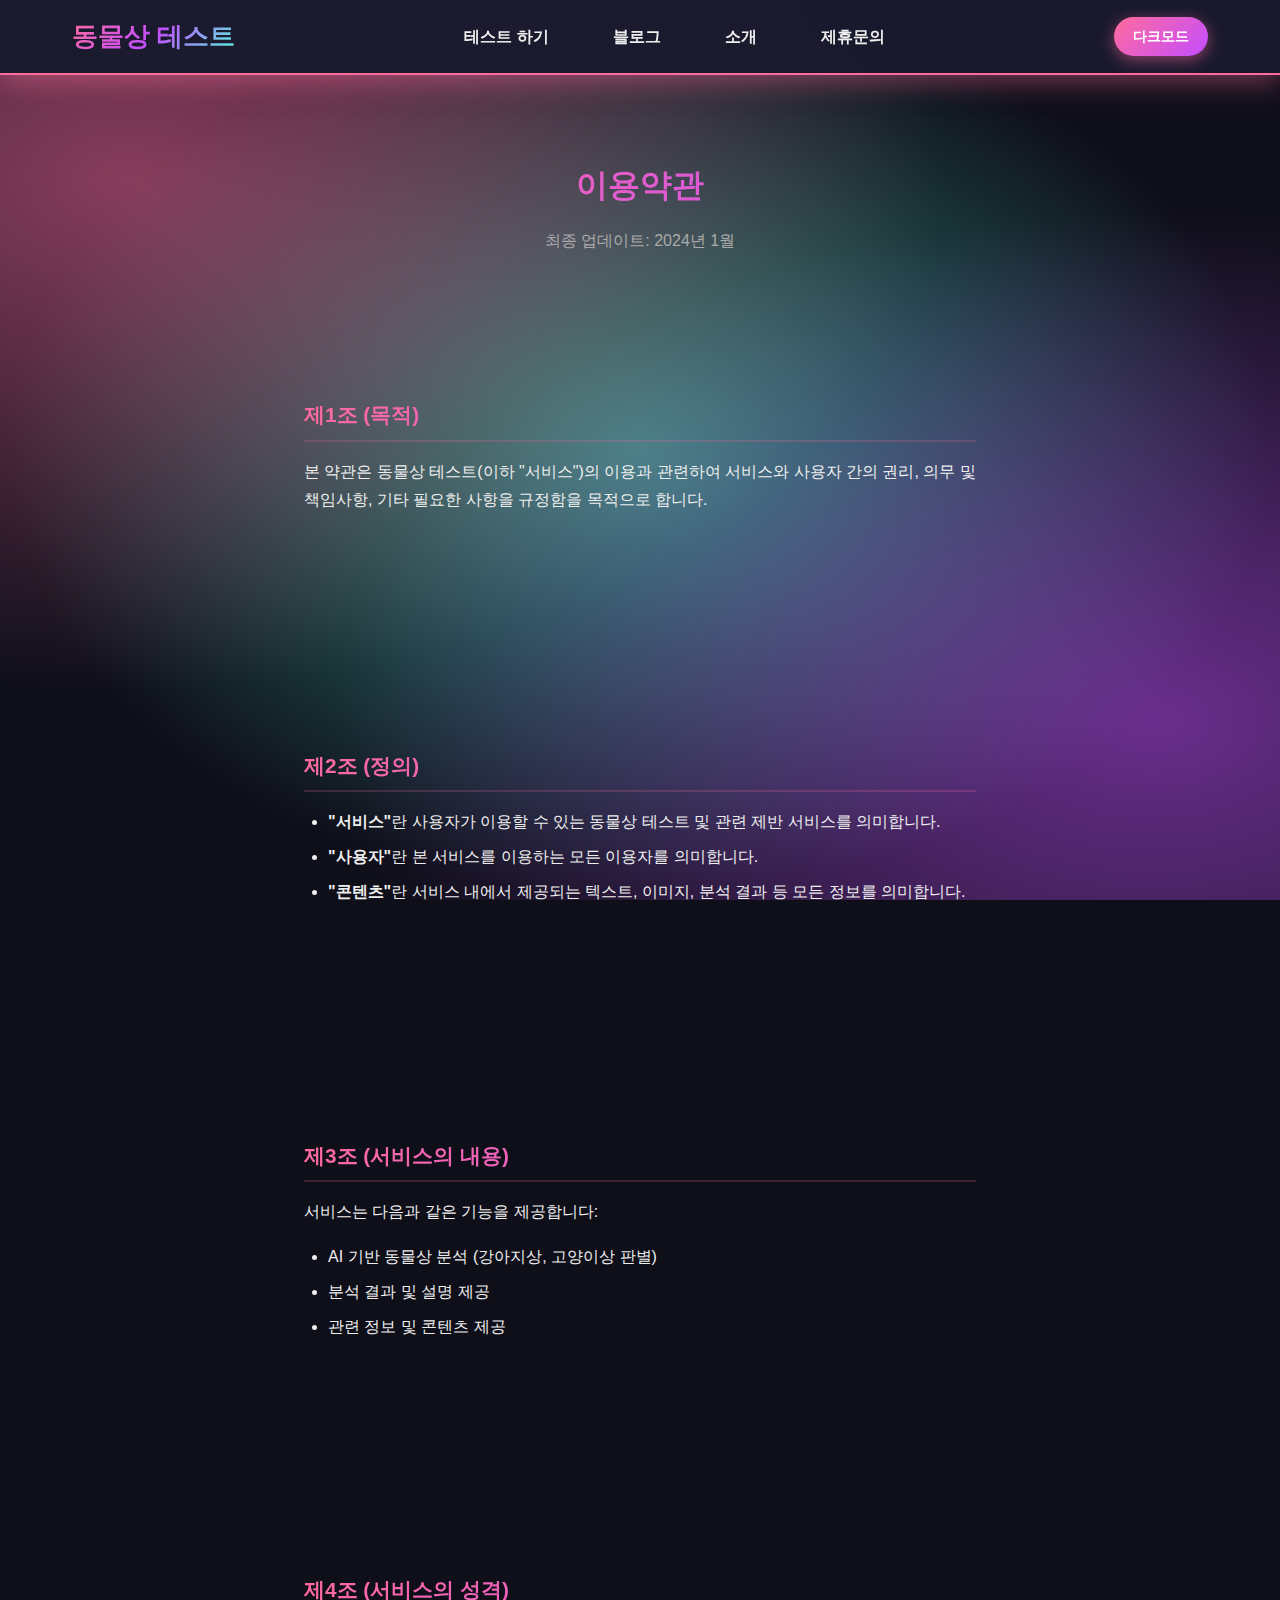
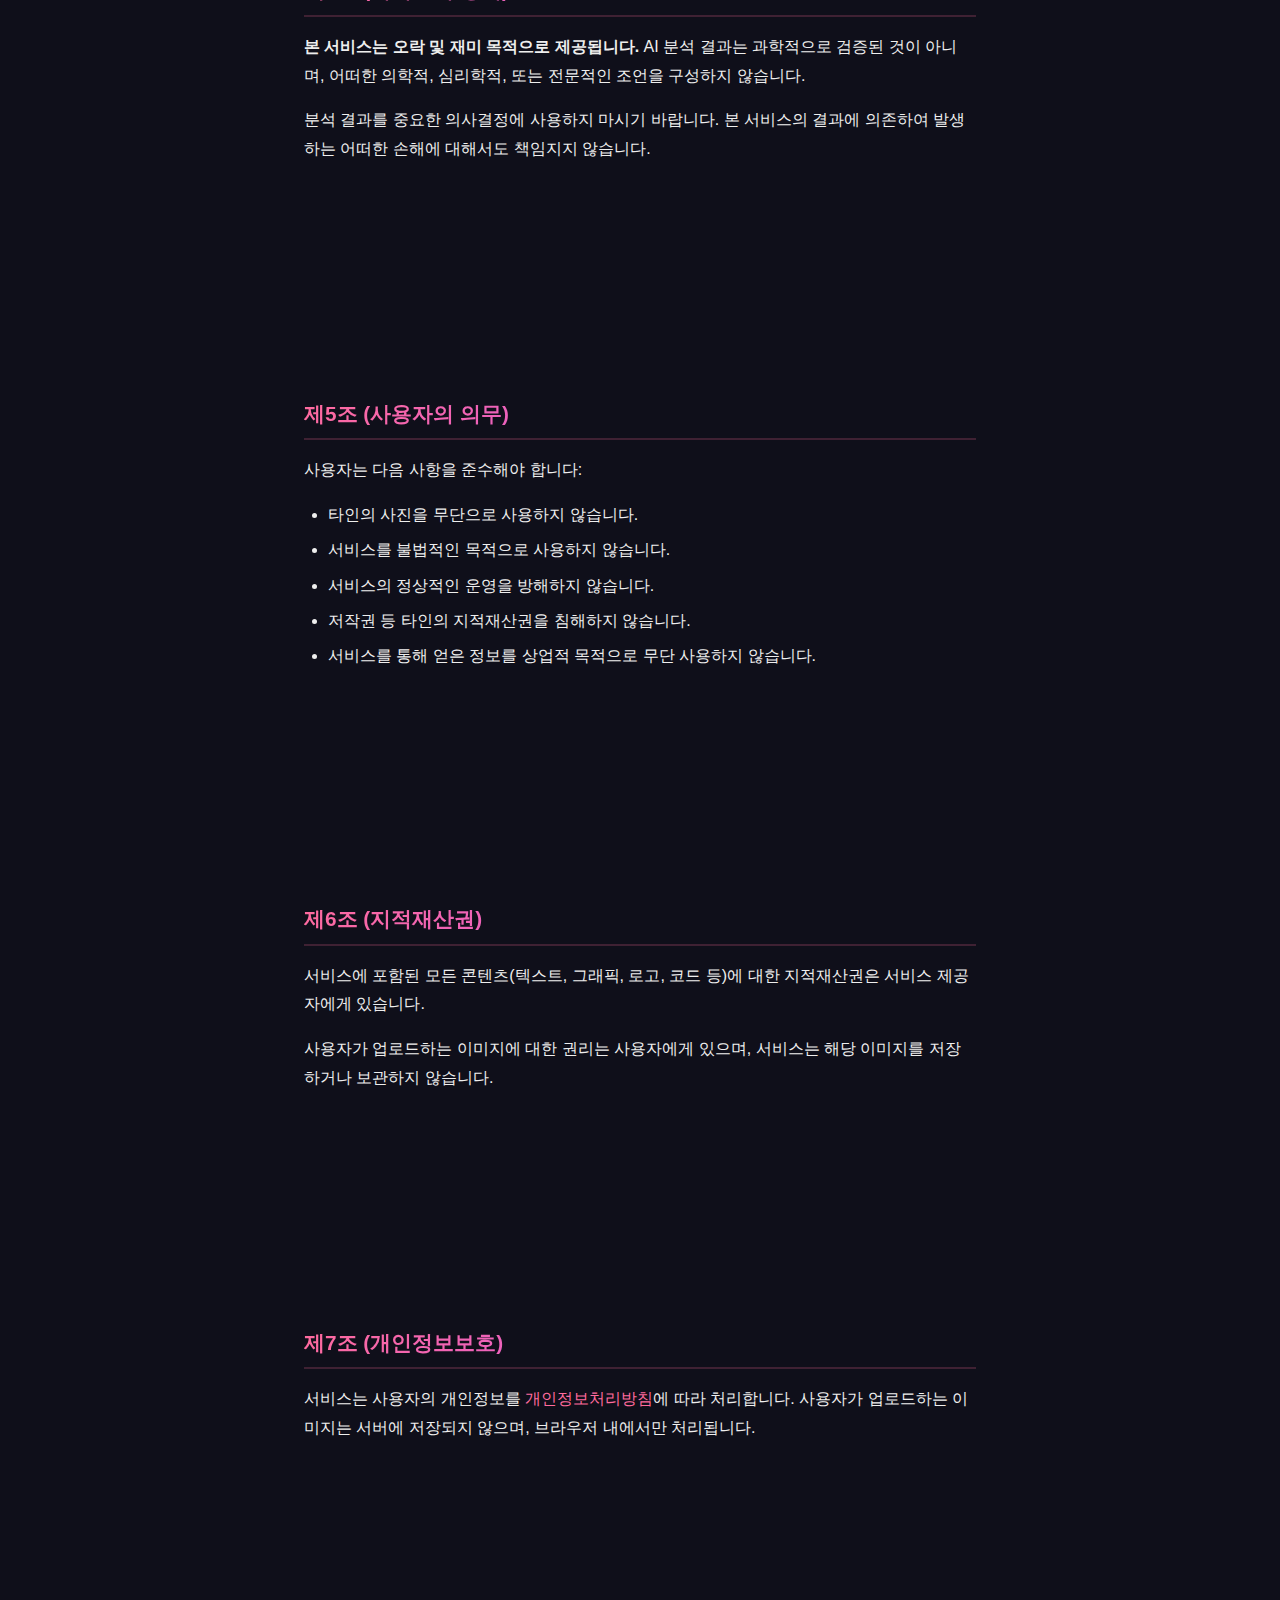
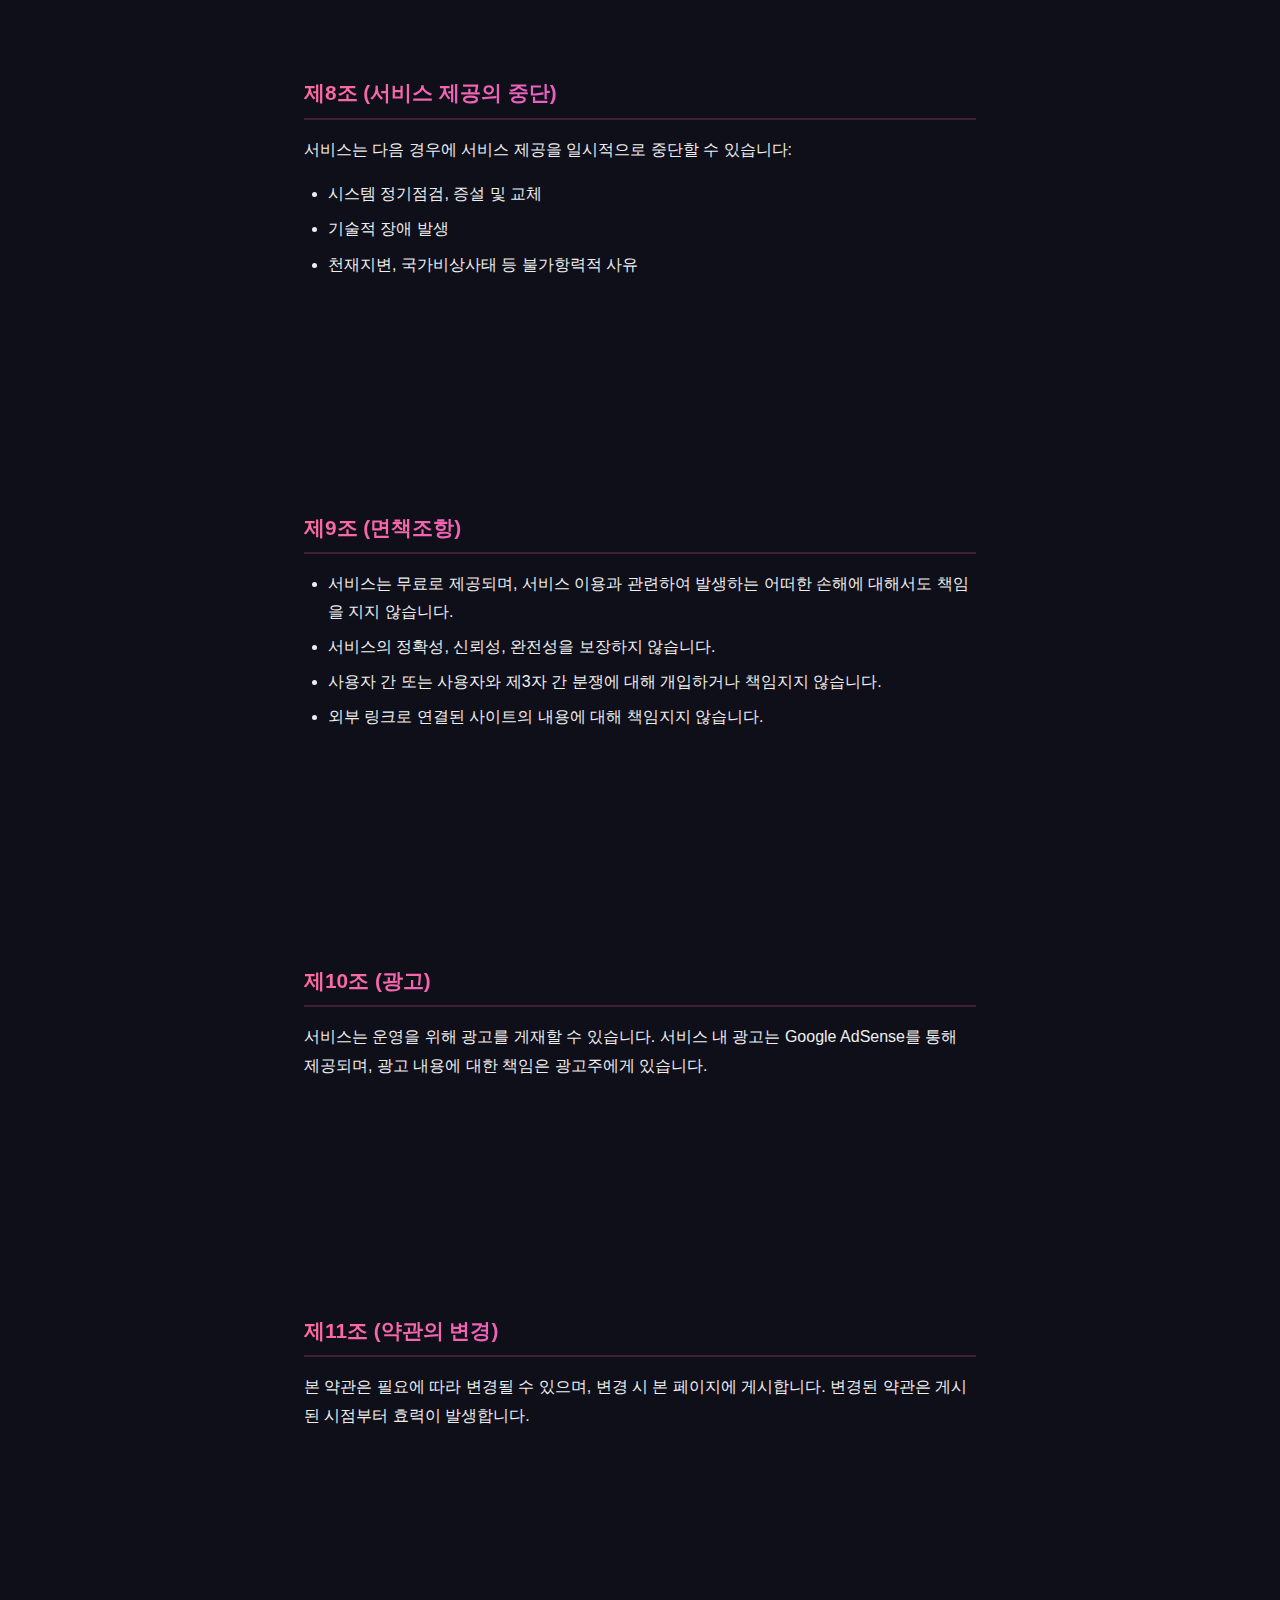
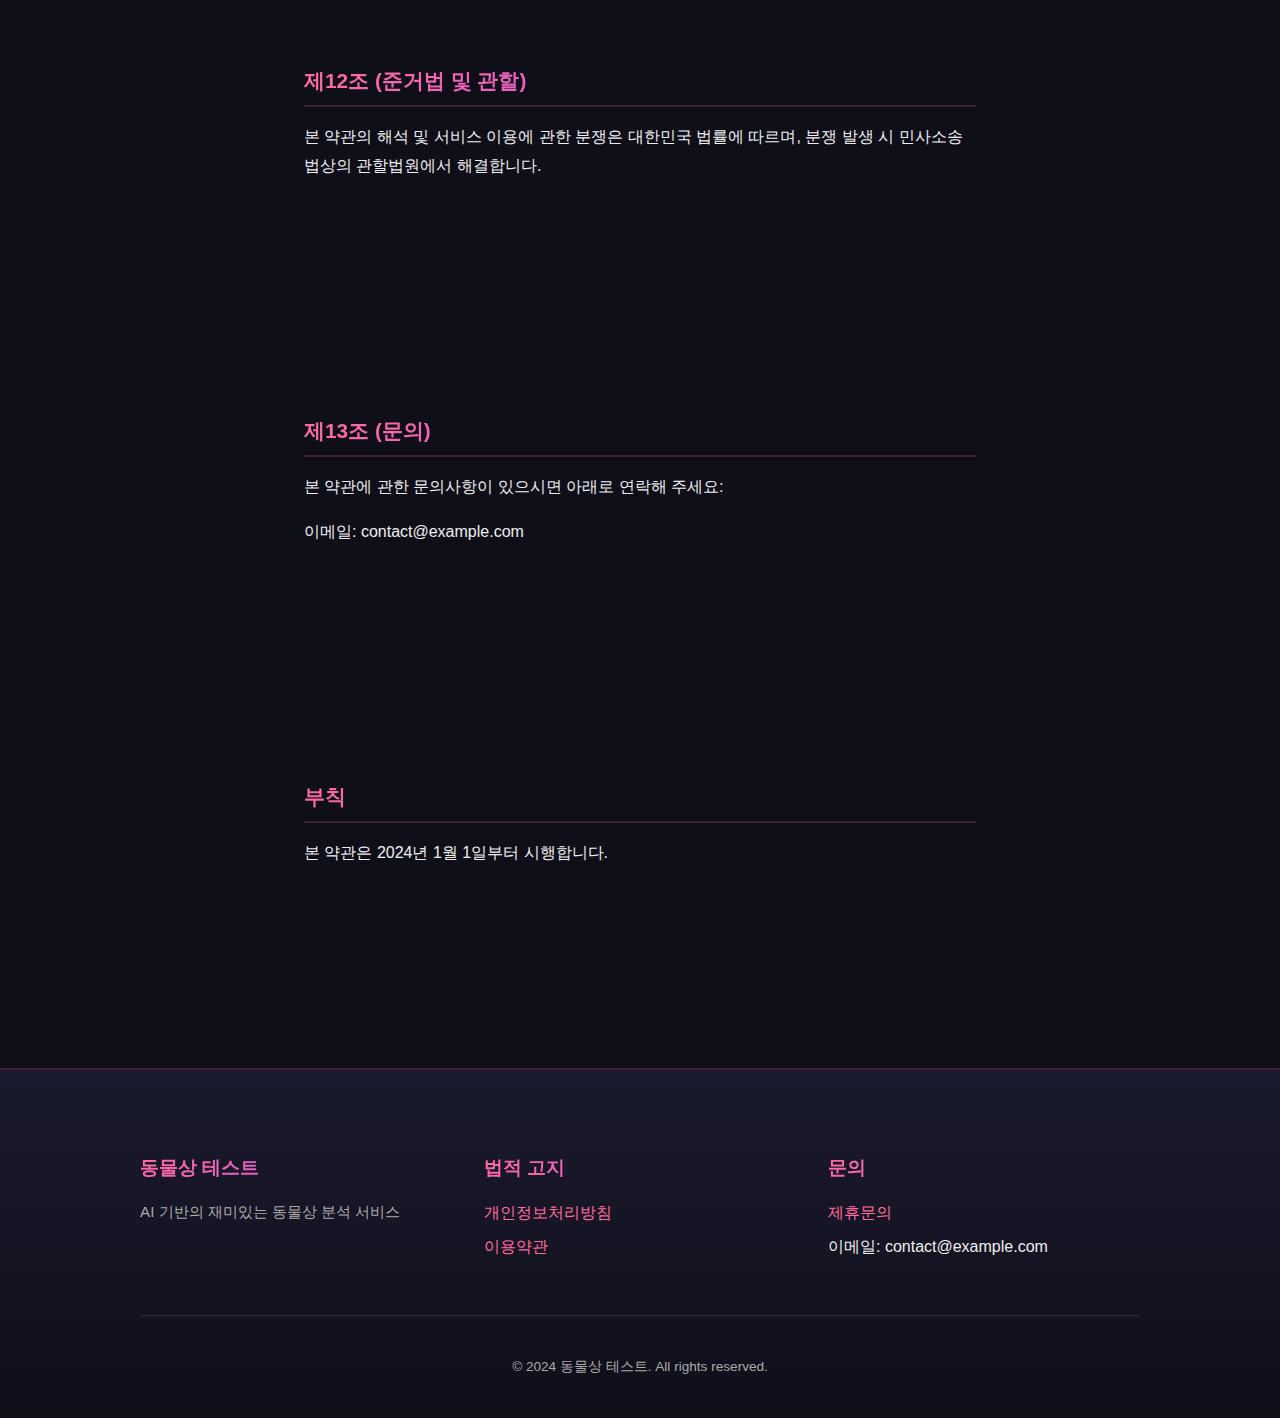
<file: terms.html>
<!DOCTYPE html>
<html lang="ko">
<head>
    <!-- Google tag (gtag.js) -->
    <script async src="https://www.googletagmanager.com/gtag/js?id=G-WE6L1ETYEF"></script>
    <script>
      window.dataLayer = window.dataLayer || [];
      function gtag(){dataLayer.push(arguments);}
      gtag('js', new Date());

      gtag('config', 'G-WE6L1ETYEF');
    </script>
    <!-- MS Clarity -->
    <script type="text/javascript">
        (function(c,l,a,r,i,t,y){
            c[a]=c[a]||function(){(c[a].q=c[a].q||[]).push(arguments)};
            t=l.createElement(r);t.async=1;t.src="https://www.clarity.ms/tag/"+i;
            y=l.getElementsByTagName(r)[0];y.parentNode.insertBefore(t,y);
        })(window, document, "clarity", "script", "vbwsmnb8zi");
    </script>
    <link rel="icon" type="image/svg+xml" href="favicon.svg">
    <meta charset="UTF-8">
    <meta name="viewport" content="width=device-width, initial-scale=1.0">
    <meta name="google-adsense-account" content="ca-pub-9737219450188529">
    <meta name="description" content="동물상 테스트 이용약관 - 서비스 이용에 관한 약관을 안내합니다.">
    <title>이용약관 | 동물상 테스트</title>
    <link rel="stylesheet" href="style.css">
    <script async src="https://pagead2.googlesyndication.com/pagead/js/adsbygoogle.js?client=ca-pub-9737219450188529"
        crossorigin="anonymous"></script>
</head>
<body>
    <!-- Navigation -->
    <nav class="navbar">
        <div class="nav-container">
            <a href="index.html" class="nav-logo">동물상 테스트</a>
            <ul class="nav-menu">
                <li><a href="index.html#test-section">테스트 하기</a></li>
                <li><a href="blog.html">블로그</a></li>
                <li><a href="about.html">소개</a></li>
                <li><a href="contact.html">제휴문의</a></li>
            </ul>
            <button id="theme-toggle-btn" class="theme-btn">다크모드</button>
        </div>
    </nav>

    <main class="legal-page">
        <div class="container">
            <h1>이용약관</h1>
            <p class="last-updated">최종 업데이트: 2024년 1월</p>

            <section class="legal-section">
                <h2>제1조 (목적)</h2>
                <p>
                    본 약관은 동물상 테스트(이하 "서비스")의 이용과 관련하여 서비스와 사용자 간의
                    권리, 의무 및 책임사항, 기타 필요한 사항을 규정함을 목적으로 합니다.
                </p>
            </section>

            <section class="legal-section">
                <h2>제2조 (정의)</h2>
                <ul>
                    <li><strong>"서비스"</strong>란 사용자가 이용할 수 있는 동물상 테스트 및 관련 제반 서비스를 의미합니다.</li>
                    <li><strong>"사용자"</strong>란 본 서비스를 이용하는 모든 이용자를 의미합니다.</li>
                    <li><strong>"콘텐츠"</strong>란 서비스 내에서 제공되는 텍스트, 이미지, 분석 결과 등 모든 정보를 의미합니다.</li>
                </ul>
            </section>

            <section class="legal-section">
                <h2>제3조 (서비스의 내용)</h2>
                <p>서비스는 다음과 같은 기능을 제공합니다:</p>
                <ul>
                    <li>AI 기반 동물상 분석 (강아지상, 고양이상 판별)</li>
                    <li>분석 결과 및 설명 제공</li>
                    <li>관련 정보 및 콘텐츠 제공</li>
                </ul>
            </section>

            <section class="legal-section">
                <h2>제4조 (서비스의 성격)</h2>
                <p>
                    <strong>본 서비스는 오락 및 재미 목적으로 제공됩니다.</strong>
                    AI 분석 결과는 과학적으로 검증된 것이 아니며, 어떠한 의학적, 심리학적,
                    또는 전문적인 조언을 구성하지 않습니다.
                </p>
                <p>
                    분석 결과를 중요한 의사결정에 사용하지 마시기 바랍니다.
                    본 서비스의 결과에 의존하여 발생하는 어떠한 손해에 대해서도 책임지지 않습니다.
                </p>
            </section>

            <section class="legal-section">
                <h2>제5조 (사용자의 의무)</h2>
                <p>사용자는 다음 사항을 준수해야 합니다:</p>
                <ul>
                    <li>타인의 사진을 무단으로 사용하지 않습니다.</li>
                    <li>서비스를 불법적인 목적으로 사용하지 않습니다.</li>
                    <li>서비스의 정상적인 운영을 방해하지 않습니다.</li>
                    <li>저작권 등 타인의 지적재산권을 침해하지 않습니다.</li>
                    <li>서비스를 통해 얻은 정보를 상업적 목적으로 무단 사용하지 않습니다.</li>
                </ul>
            </section>

            <section class="legal-section">
                <h2>제6조 (지적재산권)</h2>
                <p>
                    서비스에 포함된 모든 콘텐츠(텍스트, 그래픽, 로고, 코드 등)에 대한
                    지적재산권은 서비스 제공자에게 있습니다.
                </p>
                <p>
                    사용자가 업로드하는 이미지에 대한 권리는 사용자에게 있으며,
                    서비스는 해당 이미지를 저장하거나 보관하지 않습니다.
                </p>
            </section>

            <section class="legal-section">
                <h2>제7조 (개인정보보호)</h2>
                <p>
                    서비스는 사용자의 개인정보를 <a href="privacy.html">개인정보처리방침</a>에 따라 처리합니다.
                    사용자가 업로드하는 이미지는 서버에 저장되지 않으며, 브라우저 내에서만 처리됩니다.
                </p>
            </section>

            <section class="legal-section">
                <h2>제8조 (서비스 제공의 중단)</h2>
                <p>서비스는 다음 경우에 서비스 제공을 일시적으로 중단할 수 있습니다:</p>
                <ul>
                    <li>시스템 정기점검, 증설 및 교체</li>
                    <li>기술적 장애 발생</li>
                    <li>천재지변, 국가비상사태 등 불가항력적 사유</li>
                </ul>
            </section>

            <section class="legal-section">
                <h2>제9조 (면책조항)</h2>
                <ul>
                    <li>서비스는 무료로 제공되며, 서비스 이용과 관련하여 발생하는 어떠한 손해에 대해서도 책임을 지지 않습니다.</li>
                    <li>서비스의 정확성, 신뢰성, 완전성을 보장하지 않습니다.</li>
                    <li>사용자 간 또는 사용자와 제3자 간 분쟁에 대해 개입하거나 책임지지 않습니다.</li>
                    <li>외부 링크로 연결된 사이트의 내용에 대해 책임지지 않습니다.</li>
                </ul>
            </section>

            <section class="legal-section">
                <h2>제10조 (광고)</h2>
                <p>
                    서비스는 운영을 위해 광고를 게재할 수 있습니다.
                    서비스 내 광고는 Google AdSense를 통해 제공되며,
                    광고 내용에 대한 책임은 광고주에게 있습니다.
                </p>
            </section>

            <section class="legal-section">
                <h2>제11조 (약관의 변경)</h2>
                <p>
                    본 약관은 필요에 따라 변경될 수 있으며, 변경 시 본 페이지에 게시합니다.
                    변경된 약관은 게시된 시점부터 효력이 발생합니다.
                </p>
            </section>

            <section class="legal-section">
                <h2>제12조 (준거법 및 관할)</h2>
                <p>
                    본 약관의 해석 및 서비스 이용에 관한 분쟁은 대한민국 법률에 따르며,
                    분쟁 발생 시 민사소송법상의 관할법원에서 해결합니다.
                </p>
            </section>

            <section class="legal-section">
                <h2>제13조 (문의)</h2>
                <p>본 약관에 관한 문의사항이 있으시면 아래로 연락해 주세요:</p>
                <p>이메일: contact@example.com</p>
            </section>

            <section class="legal-section">
                <h2>부칙</h2>
                <p>본 약관은 2024년 1월 1일부터 시행합니다.</p>
            </section>
        </div>
    </main>

    <!-- Footer -->
    <footer class="footer">
        <div class="container">
            <div class="footer-content">
                <div class="footer-section">
                    <h3>동물상 테스트</h3>
                    <p>AI 기반의 재미있는 동물상 분석 서비스</p>
                </div>
                <div class="footer-section">
                    <h3>법적 고지</h3>
                    <ul>
                        <li><a href="privacy.html">개인정보처리방침</a></li>
                        <li><a href="terms.html">이용약관</a></li>
                    </ul>
                </div>
                <div class="footer-section">
                    <h3>문의</h3>
                    <ul>
                        <li><a href="contact.html">제휴문의</a></li>
                        <li>이메일: contact@example.com</li>
                    </ul>
                </div>
            </div>
            <div class="footer-bottom">
                <p>&copy; 2024 동물상 테스트. All rights reserved.</p>
            </div>
        </div>
    </footer>

    <script src="main.js"></script>
</body>
</html>
</file>
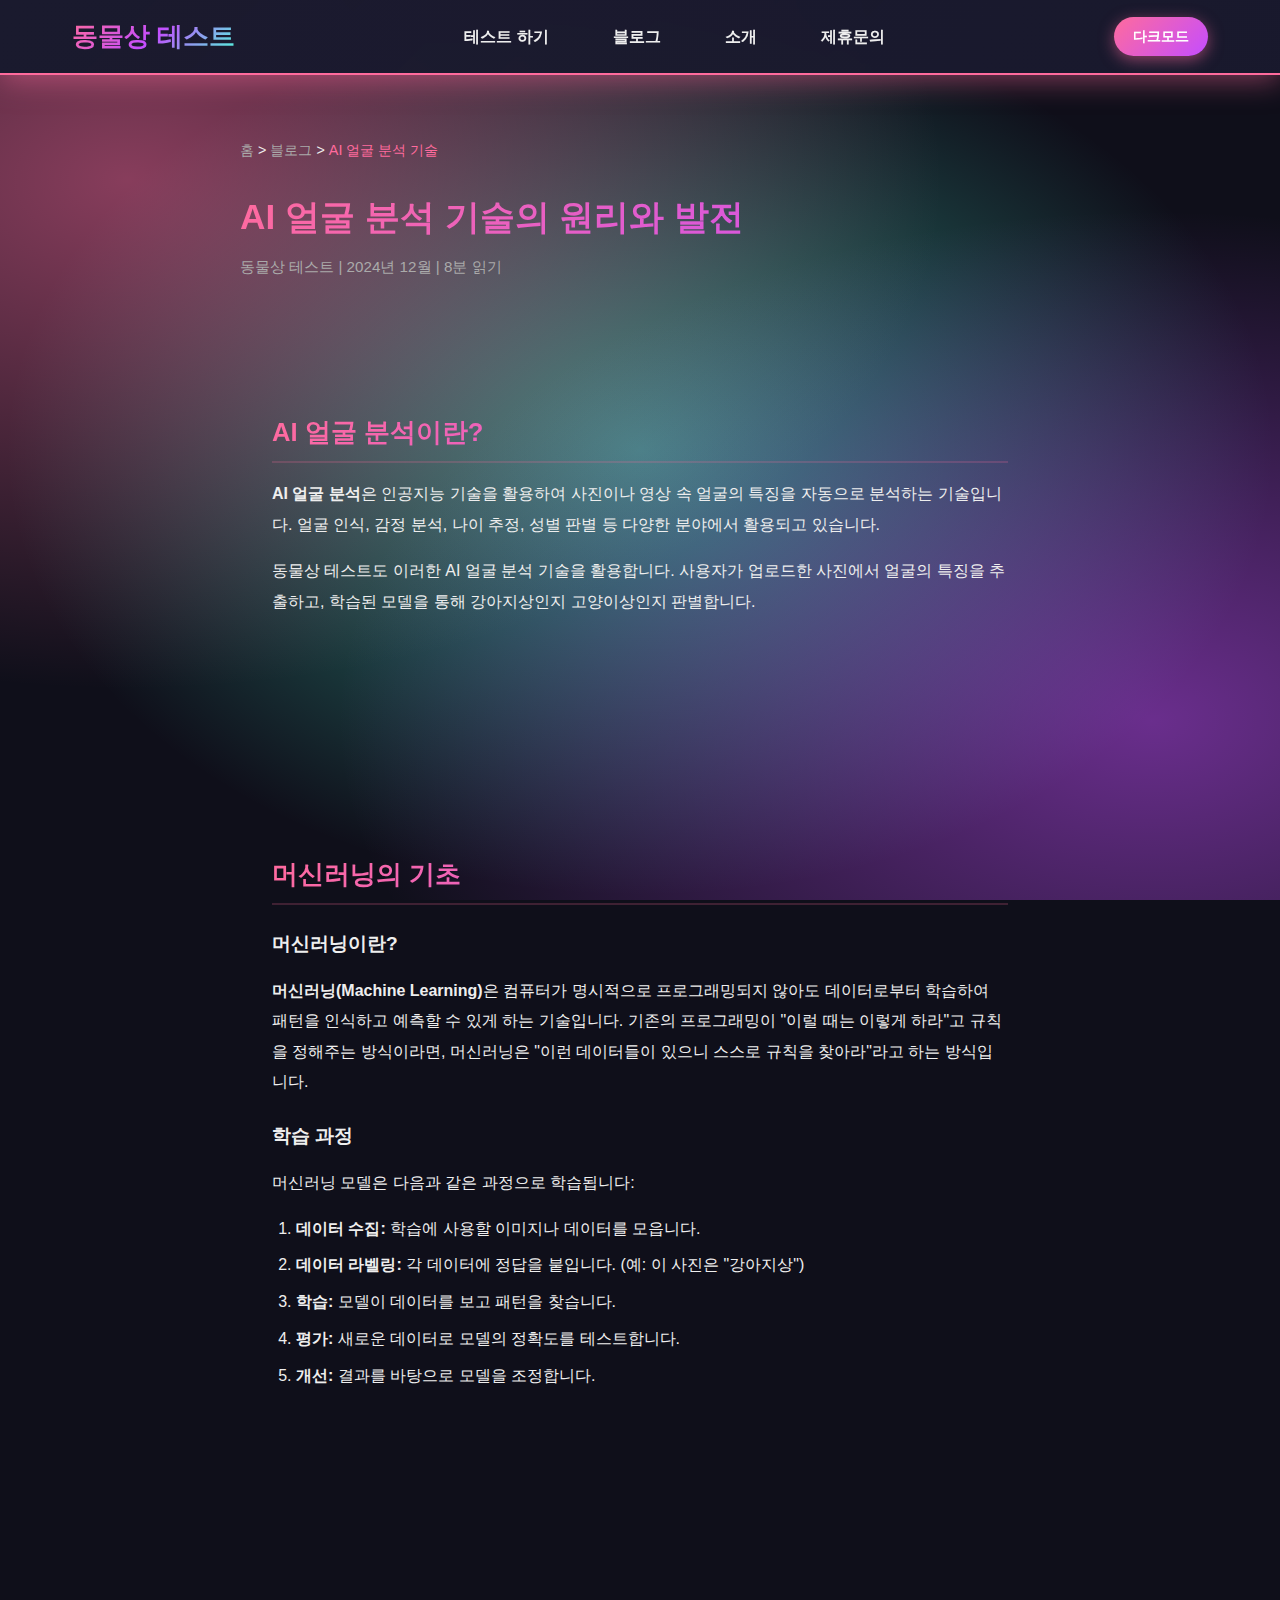
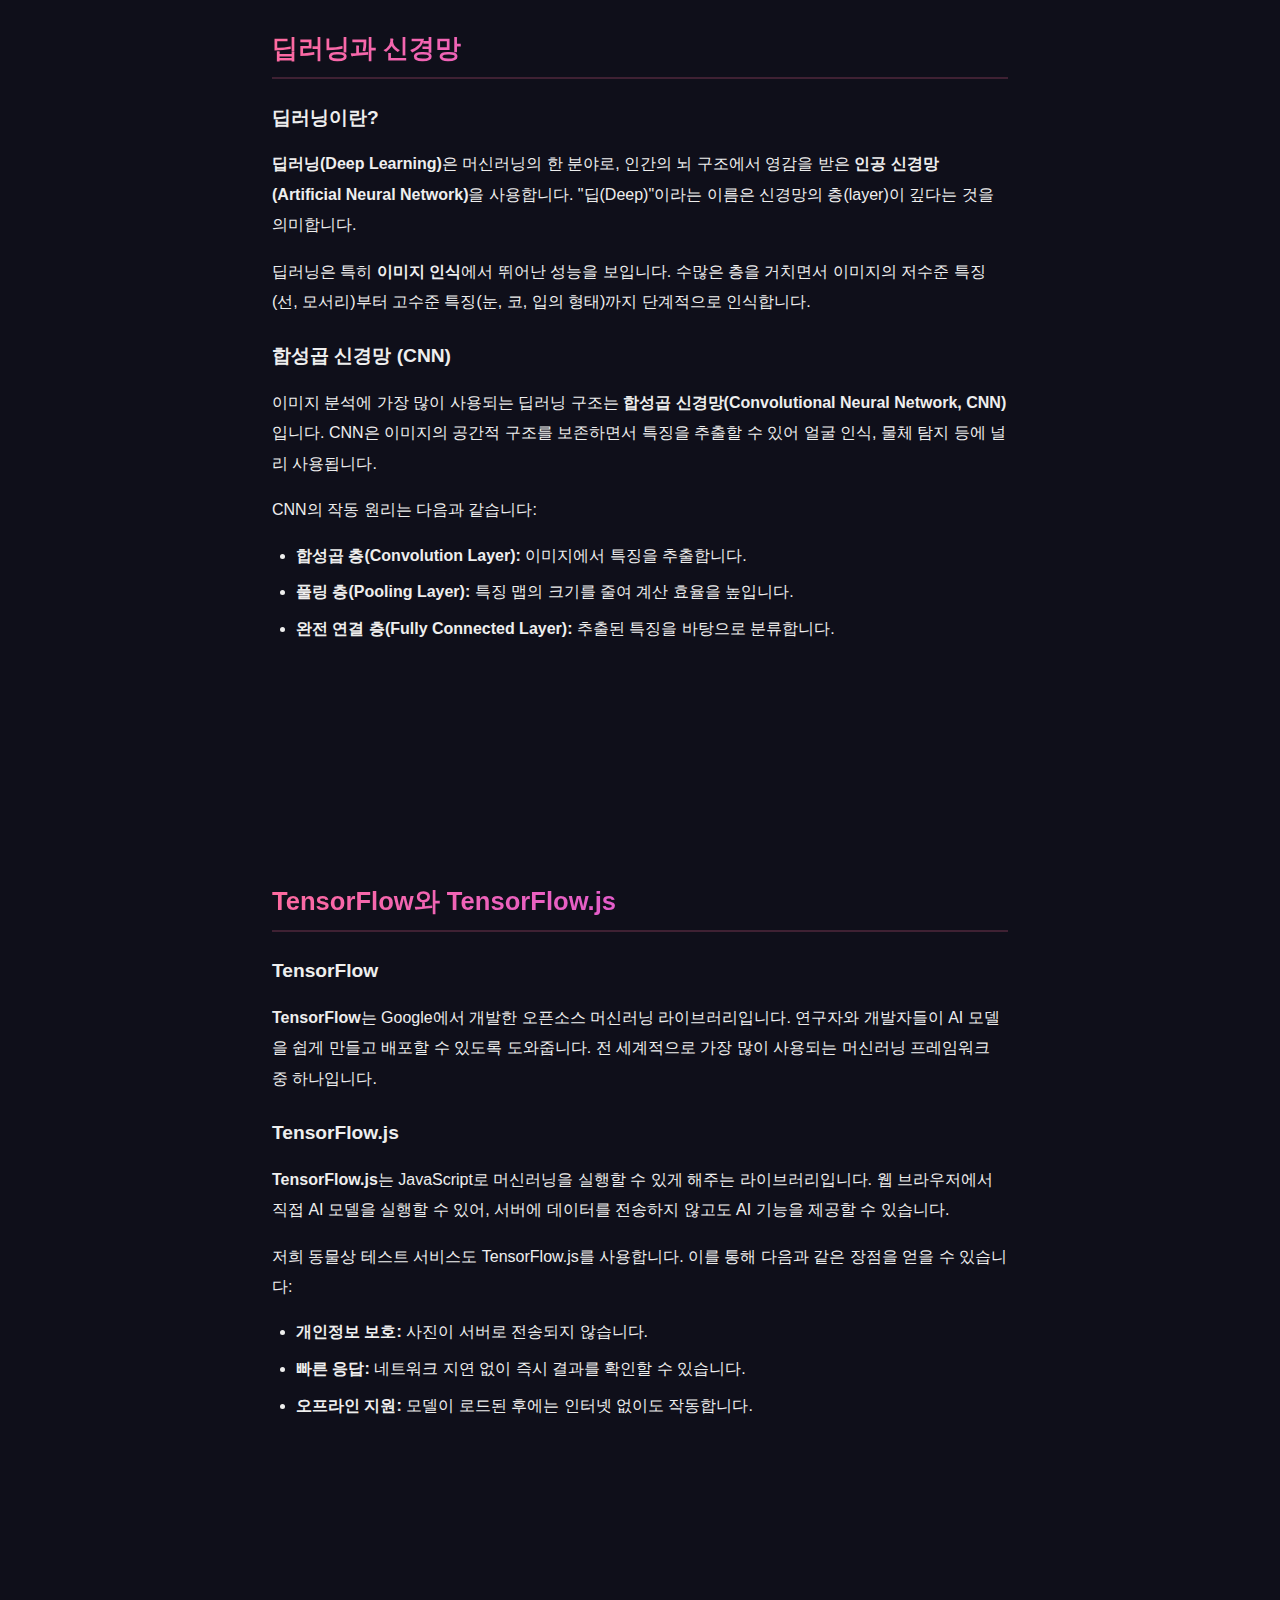
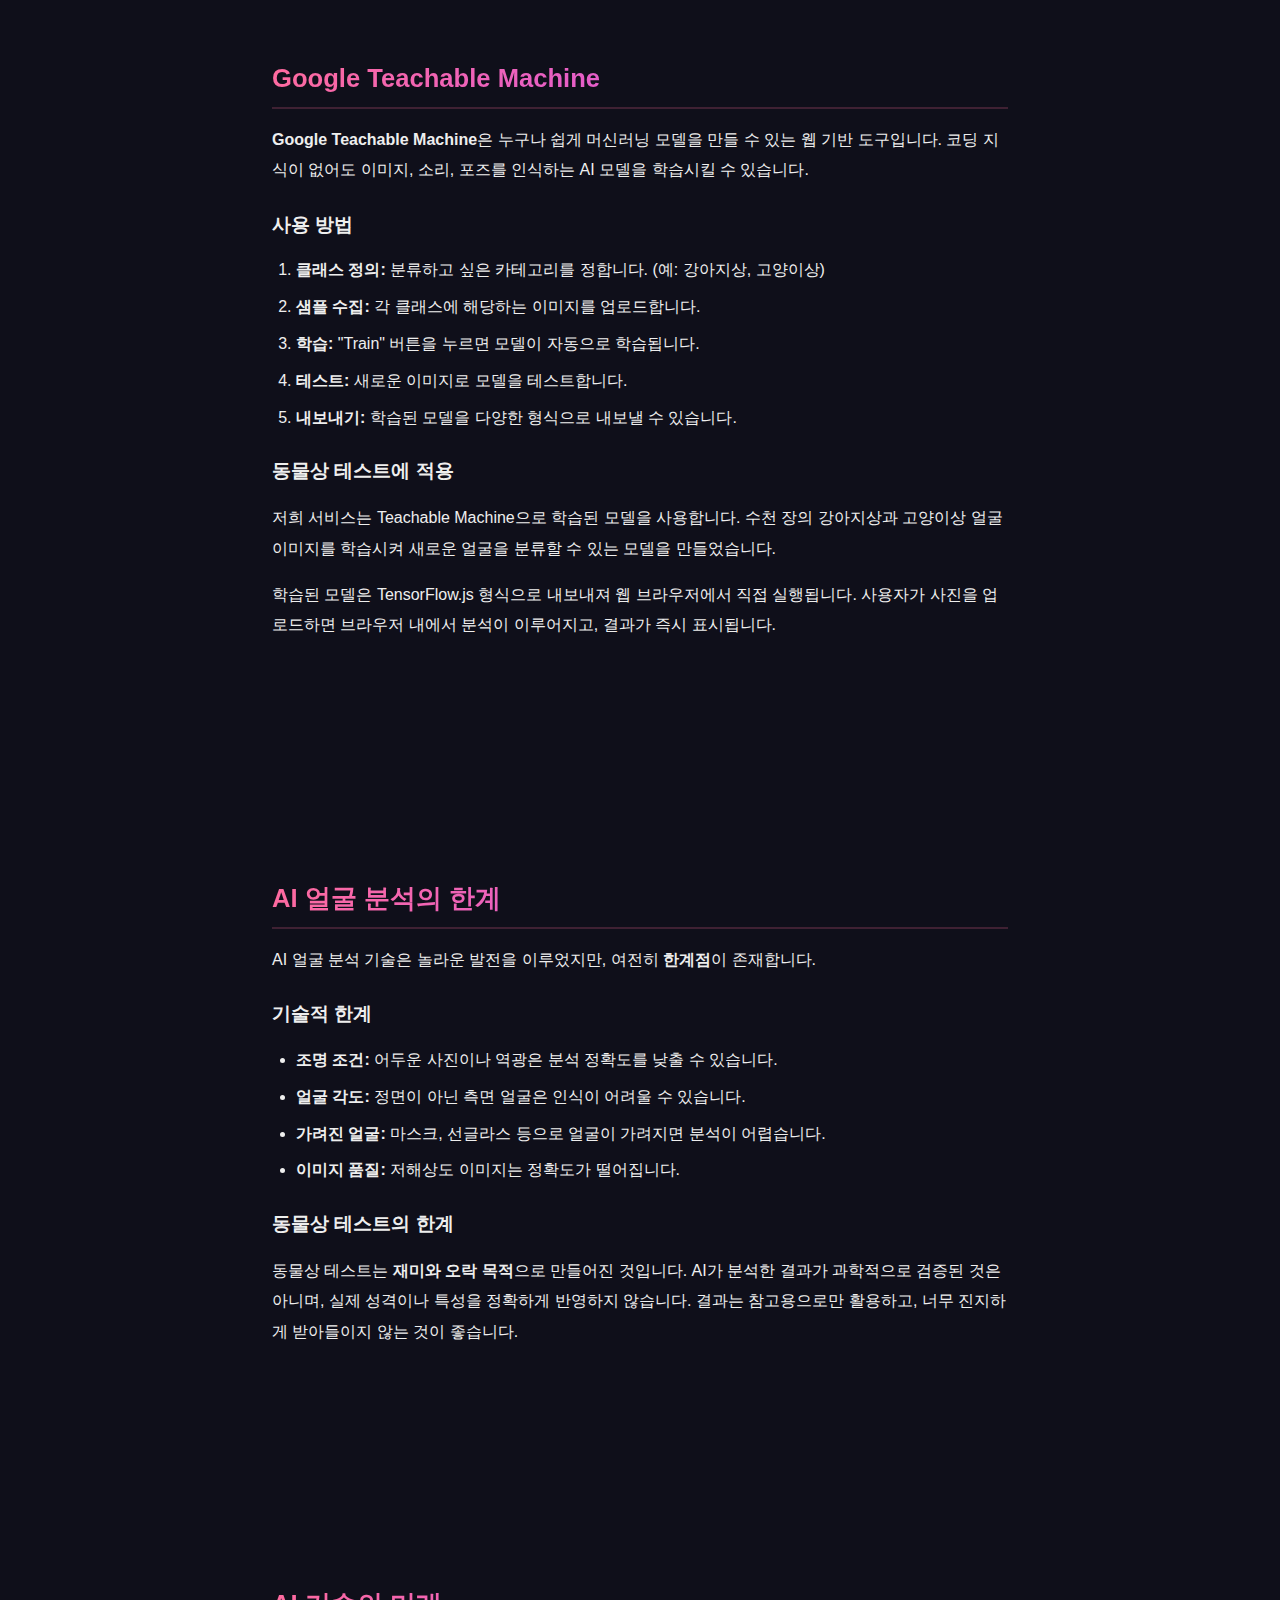
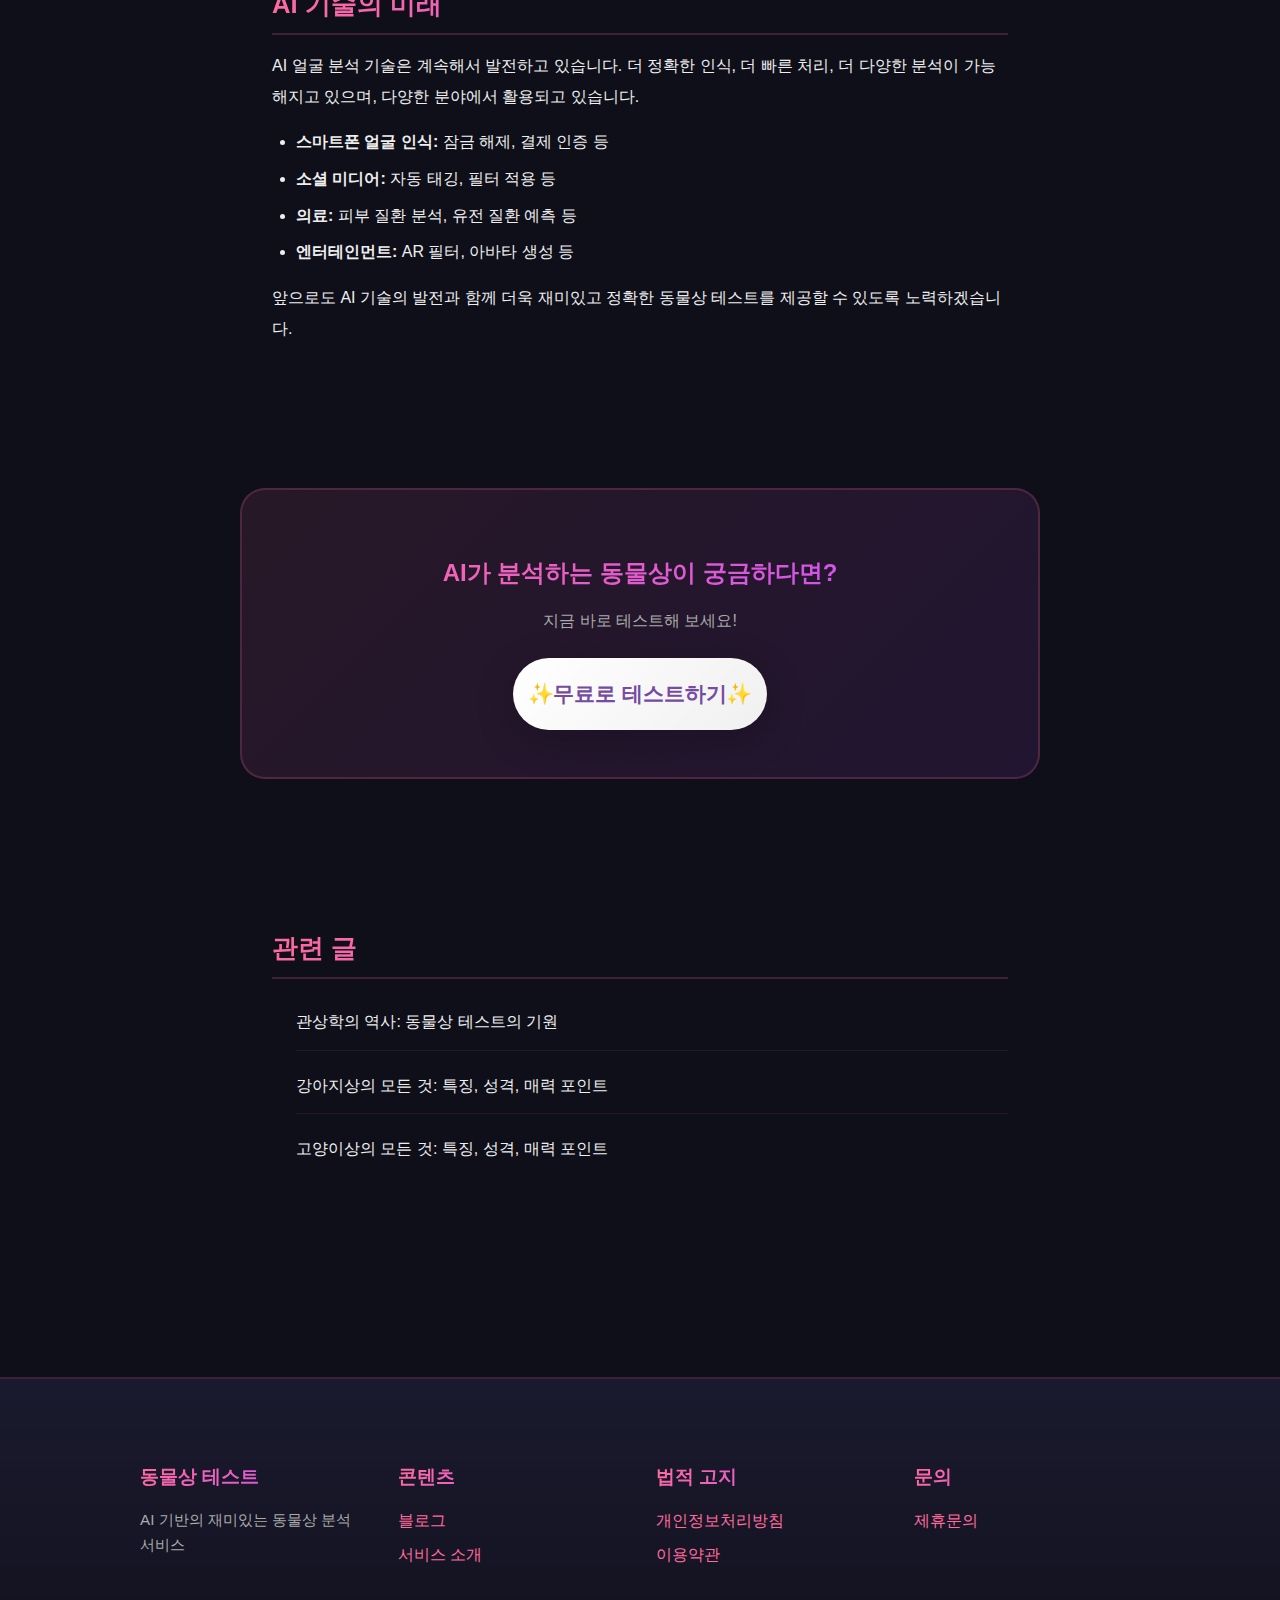
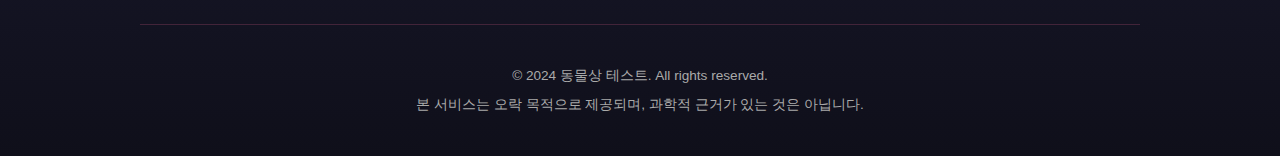
<file: blog/ai-face-analysis-technology.html>
<!DOCTYPE html>
<html lang="ko">
<head>
    <!-- Google tag (gtag.js) -->
    <script async src="https://www.googletagmanager.com/gtag/js?id=G-WE6L1ETYEF"></script>
    <script>
      window.dataLayer = window.dataLayer || [];
      function gtag(){dataLayer.push(arguments);}
      gtag('js', new Date());
      gtag('config', 'G-WE6L1ETYEF');
    </script>
    <!-- MS Clarity -->
    <script type="text/javascript">
        (function(c,l,a,r,i,t,y){
            c[a]=c[a]||function(){(c[a].q=c[a].q||[]).push(arguments)};
            t=l.createElement(r);t.async=1;t.src="https://www.clarity.ms/tag/"+i;
            y=l.getElementsByTagName(r)[0];y.parentNode.insertBefore(t,y);
        })(window, document, "clarity", "script", "vbwsmnb8zi");
    </script>
    <link rel="icon" type="image/svg+xml" href="../favicon.svg">
    <meta charset="UTF-8">
    <meta name="viewport" content="width=device-width, initial-scale=1.0">
    <meta name="google-adsense-account" content="ca-pub-9737219450188529">
    <meta name="description" content="AI 얼굴 분석 기술의 원리와 발전 과정을 알아봅니다. 머신러닝, 딥러닝, 이미지 인식 기술이 동물상 테스트에 어떻게 적용되는지 설명합니다.">
    <meta name="keywords" content="AI 얼굴 분석, 머신러닝, 딥러닝, 이미지 인식, TensorFlow, Teachable Machine">
    <title>AI 얼굴 분석 기술의 원리와 발전 - AI 동물상 테스트</title>
    <link rel="stylesheet" href="../style.css">
    <script async src="https://pagead2.googlesyndication.com/pagead/js/adsbygoogle.js?client=ca-pub-9737219450188529"
        crossorigin="anonymous"></script>
</head>
<body>
    <!-- Navigation -->
    <nav class="navbar">
        <div class="nav-container">
            <a href="../index.html" class="nav-logo">동물상 테스트</a>
            <ul class="nav-menu">
                <li><a href="../index.html#test-section">테스트 하기</a></li>
                <li><a href="../blog.html">블로그</a></li>
                <li><a href="../about.html">소개</a></li>
                <li><a href="../contact.html">제휴문의</a></li>
            </ul>
            <button id="theme-toggle-btn" class="theme-btn">다크모드</button>
        </div>
    </nav>

    <main class="content-page">
        <div class="container">
            <article class="article-content">
                <nav class="breadcrumb">
                    <a href="../index.html">홈</a> &gt; <a href="../blog.html">블로그</a> &gt; <span>AI 얼굴 분석 기술</span>
                </nav>

                <h1>AI 얼굴 분석 기술의 원리와 발전</h1>
                <p class="article-meta">동물상 테스트 | 2024년 12월 | 8분 읽기</p>

                <section class="article-section">
                    <h2>AI 얼굴 분석이란?</h2>
                    <p>
                        <strong>AI 얼굴 분석</strong>은 인공지능 기술을 활용하여
                        사진이나 영상 속 얼굴의 특징을 자동으로 분석하는 기술입니다.
                        얼굴 인식, 감정 분석, 나이 추정, 성별 판별 등
                        다양한 분야에서 활용되고 있습니다.
                    </p>
                    <p>
                        동물상 테스트도 이러한 AI 얼굴 분석 기술을 활용합니다.
                        사용자가 업로드한 사진에서 얼굴의 특징을 추출하고,
                        학습된 모델을 통해 강아지상인지 고양이상인지 판별합니다.
                    </p>
                </section>

                <section class="article-section">
                    <h2>머신러닝의 기초</h2>

                    <h3>머신러닝이란?</h3>
                    <p>
                        <strong>머신러닝(Machine Learning)</strong>은 컴퓨터가 명시적으로 프로그래밍되지 않아도
                        데이터로부터 학습하여 패턴을 인식하고 예측할 수 있게 하는 기술입니다.
                        기존의 프로그래밍이 "이럴 때는 이렇게 하라"고 규칙을 정해주는 방식이라면,
                        머신러닝은 "이런 데이터들이 있으니 스스로 규칙을 찾아라"라고 하는 방식입니다.
                    </p>

                    <h3>학습 과정</h3>
                    <p>
                        머신러닝 모델은 다음과 같은 과정으로 학습됩니다:
                    </p>
                    <ol>
                        <li><strong>데이터 수집:</strong> 학습에 사용할 이미지나 데이터를 모읍니다.</li>
                        <li><strong>데이터 라벨링:</strong> 각 데이터에 정답을 붙입니다. (예: 이 사진은 "강아지상")</li>
                        <li><strong>학습:</strong> 모델이 데이터를 보고 패턴을 찾습니다.</li>
                        <li><strong>평가:</strong> 새로운 데이터로 모델의 정확도를 테스트합니다.</li>
                        <li><strong>개선:</strong> 결과를 바탕으로 모델을 조정합니다.</li>
                    </ol>
                </section>

                <section class="article-section">
                    <h2>딥러닝과 신경망</h2>

                    <h3>딥러닝이란?</h3>
                    <p>
                        <strong>딥러닝(Deep Learning)</strong>은 머신러닝의 한 분야로,
                        인간의 뇌 구조에서 영감을 받은 <strong>인공 신경망(Artificial Neural Network)</strong>을
                        사용합니다. "딥(Deep)"이라는 이름은 신경망의 층(layer)이 깊다는 것을 의미합니다.
                    </p>
                    <p>
                        딥러닝은 특히 <strong>이미지 인식</strong>에서 뛰어난 성능을 보입니다.
                        수많은 층을 거치면서 이미지의 저수준 특징(선, 모서리)부터
                        고수준 특징(눈, 코, 입의 형태)까지 단계적으로 인식합니다.
                    </p>

                    <h3>합성곱 신경망 (CNN)</h3>
                    <p>
                        이미지 분석에 가장 많이 사용되는 딥러닝 구조는
                        <strong>합성곱 신경망(Convolutional Neural Network, CNN)</strong>입니다.
                        CNN은 이미지의 공간적 구조를 보존하면서 특징을 추출할 수 있어
                        얼굴 인식, 물체 탐지 등에 널리 사용됩니다.
                    </p>
                    <p>
                        CNN의 작동 원리는 다음과 같습니다:
                    </p>
                    <ul>
                        <li><strong>합성곱 층(Convolution Layer):</strong> 이미지에서 특징을 추출합니다.</li>
                        <li><strong>풀링 층(Pooling Layer):</strong> 특징 맵의 크기를 줄여 계산 효율을 높입니다.</li>
                        <li><strong>완전 연결 층(Fully Connected Layer):</strong> 추출된 특징을 바탕으로 분류합니다.</li>
                    </ul>
                </section>

                <section class="article-section">
                    <h2>TensorFlow와 TensorFlow.js</h2>

                    <h3>TensorFlow</h3>
                    <p>
                        <strong>TensorFlow</strong>는 Google에서 개발한 오픈소스 머신러닝 라이브러리입니다.
                        연구자와 개발자들이 AI 모델을 쉽게 만들고 배포할 수 있도록 도와줍니다.
                        전 세계적으로 가장 많이 사용되는 머신러닝 프레임워크 중 하나입니다.
                    </p>

                    <h3>TensorFlow.js</h3>
                    <p>
                        <strong>TensorFlow.js</strong>는 JavaScript로 머신러닝을 실행할 수 있게 해주는 라이브러리입니다.
                        웹 브라우저에서 직접 AI 모델을 실행할 수 있어,
                        서버에 데이터를 전송하지 않고도 AI 기능을 제공할 수 있습니다.
                    </p>
                    <p>
                        저희 동물상 테스트 서비스도 TensorFlow.js를 사용합니다.
                        이를 통해 다음과 같은 장점을 얻을 수 있습니다:
                    </p>
                    <ul>
                        <li><strong>개인정보 보호:</strong> 사진이 서버로 전송되지 않습니다.</li>
                        <li><strong>빠른 응답:</strong> 네트워크 지연 없이 즉시 결과를 확인할 수 있습니다.</li>
                        <li><strong>오프라인 지원:</strong> 모델이 로드된 후에는 인터넷 없이도 작동합니다.</li>
                    </ul>
                </section>

                <section class="article-section">
                    <h2>Google Teachable Machine</h2>
                    <p>
                        <strong>Google Teachable Machine</strong>은 누구나 쉽게 머신러닝 모델을 만들 수 있는
                        웹 기반 도구입니다. 코딩 지식이 없어도 이미지, 소리, 포즈를 인식하는
                        AI 모델을 학습시킬 수 있습니다.
                    </p>

                    <h3>사용 방법</h3>
                    <ol>
                        <li><strong>클래스 정의:</strong> 분류하고 싶은 카테고리를 정합니다. (예: 강아지상, 고양이상)</li>
                        <li><strong>샘플 수집:</strong> 각 클래스에 해당하는 이미지를 업로드합니다.</li>
                        <li><strong>학습:</strong> "Train" 버튼을 누르면 모델이 자동으로 학습됩니다.</li>
                        <li><strong>테스트:</strong> 새로운 이미지로 모델을 테스트합니다.</li>
                        <li><strong>내보내기:</strong> 학습된 모델을 다양한 형식으로 내보낼 수 있습니다.</li>
                    </ol>

                    <h3>동물상 테스트에 적용</h3>
                    <p>
                        저희 서비스는 Teachable Machine으로 학습된 모델을 사용합니다.
                        수천 장의 강아지상과 고양이상 얼굴 이미지를 학습시켜
                        새로운 얼굴을 분류할 수 있는 모델을 만들었습니다.
                    </p>
                    <p>
                        학습된 모델은 TensorFlow.js 형식으로 내보내져
                        웹 브라우저에서 직접 실행됩니다.
                        사용자가 사진을 업로드하면 브라우저 내에서 분석이 이루어지고,
                        결과가 즉시 표시됩니다.
                    </p>
                </section>

                <section class="article-section">
                    <h2>AI 얼굴 분석의 한계</h2>
                    <p>
                        AI 얼굴 분석 기술은 놀라운 발전을 이루었지만,
                        여전히 <strong>한계점</strong>이 존재합니다.
                    </p>

                    <h3>기술적 한계</h3>
                    <ul>
                        <li><strong>조명 조건:</strong> 어두운 사진이나 역광은 분석 정확도를 낮출 수 있습니다.</li>
                        <li><strong>얼굴 각도:</strong> 정면이 아닌 측면 얼굴은 인식이 어려울 수 있습니다.</li>
                        <li><strong>가려진 얼굴:</strong> 마스크, 선글라스 등으로 얼굴이 가려지면 분석이 어렵습니다.</li>
                        <li><strong>이미지 품질:</strong> 저해상도 이미지는 정확도가 떨어집니다.</li>
                    </ul>

                    <h3>동물상 테스트의 한계</h3>
                    <p>
                        동물상 테스트는 <strong>재미와 오락 목적</strong>으로 만들어진 것입니다.
                        AI가 분석한 결과가 과학적으로 검증된 것은 아니며,
                        실제 성격이나 특성을 정확하게 반영하지 않습니다.
                        결과는 참고용으로만 활용하고, 너무 진지하게 받아들이지 않는 것이 좋습니다.
                    </p>
                </section>

                <section class="article-section">
                    <h2>AI 기술의 미래</h2>
                    <p>
                        AI 얼굴 분석 기술은 계속해서 발전하고 있습니다.
                        더 정확한 인식, 더 빠른 처리, 더 다양한 분석이 가능해지고 있으며,
                        다양한 분야에서 활용되고 있습니다.
                    </p>
                    <ul>
                        <li><strong>스마트폰 얼굴 인식:</strong> 잠금 해제, 결제 인증 등</li>
                        <li><strong>소셜 미디어:</strong> 자동 태깅, 필터 적용 등</li>
                        <li><strong>의료:</strong> 피부 질환 분석, 유전 질환 예측 등</li>
                        <li><strong>엔터테인먼트:</strong> AR 필터, 아바타 생성 등</li>
                    </ul>
                    <p>
                        앞으로도 AI 기술의 발전과 함께
                        더욱 재미있고 정확한 동물상 테스트를 제공할 수 있도록 노력하겠습니다.
                    </p>
                </section>

                <div class="cta-box">
                    <h3>AI가 분석하는 동물상이 궁금하다면?</h3>
                    <p>지금 바로 테스트해 보세요!</p>
                    <a href="../index.html#test-section" class="cta-button">무료로 테스트하기</a>
                </div>

                <section class="article-section">
                    <h2>관련 글</h2>
                    <ul class="related-posts">
                        <li><a href="face-reading-history.html">관상학의 역사: 동물상 테스트의 기원</a></li>
                        <li><a href="dog-face-characteristics.html">강아지상의 모든 것: 특징, 성격, 매력 포인트</a></li>
                        <li><a href="cat-face-characteristics.html">고양이상의 모든 것: 특징, 성격, 매력 포인트</a></li>
                    </ul>
                </section>
            </article>
        </div>
    </main>

    <!-- Footer -->
    <footer class="footer">
        <div class="container">
            <div class="footer-content">
                <div class="footer-section">
                    <h3>동물상 테스트</h3>
                    <p>AI 기반의 재미있는 동물상 분석 서비스</p>
                </div>
                <div class="footer-section">
                    <h3>콘텐츠</h3>
                    <ul>
                        <li><a href="../blog.html">블로그</a></li>
                        <li><a href="../about.html">서비스 소개</a></li>
                    </ul>
                </div>
                <div class="footer-section">
                    <h3>법적 고지</h3>
                    <ul>
                        <li><a href="../privacy.html">개인정보처리방침</a></li>
                        <li><a href="../terms.html">이용약관</a></li>
                    </ul>
                </div>
                <div class="footer-section">
                    <h3>문의</h3>
                    <ul>
                        <li><a href="../contact.html">제휴문의</a></li>
                    </ul>
                </div>
            </div>
            <div class="footer-bottom">
                <p>&copy; 2024 동물상 테스트. All rights reserved.</p>
                <p>본 서비스는 오락 목적으로 제공되며, 과학적 근거가 있는 것은 아닙니다.</p>
            </div>
        </div>
    </footer>

    <script src="../main.js"></script>
</body>
</html>
</file>
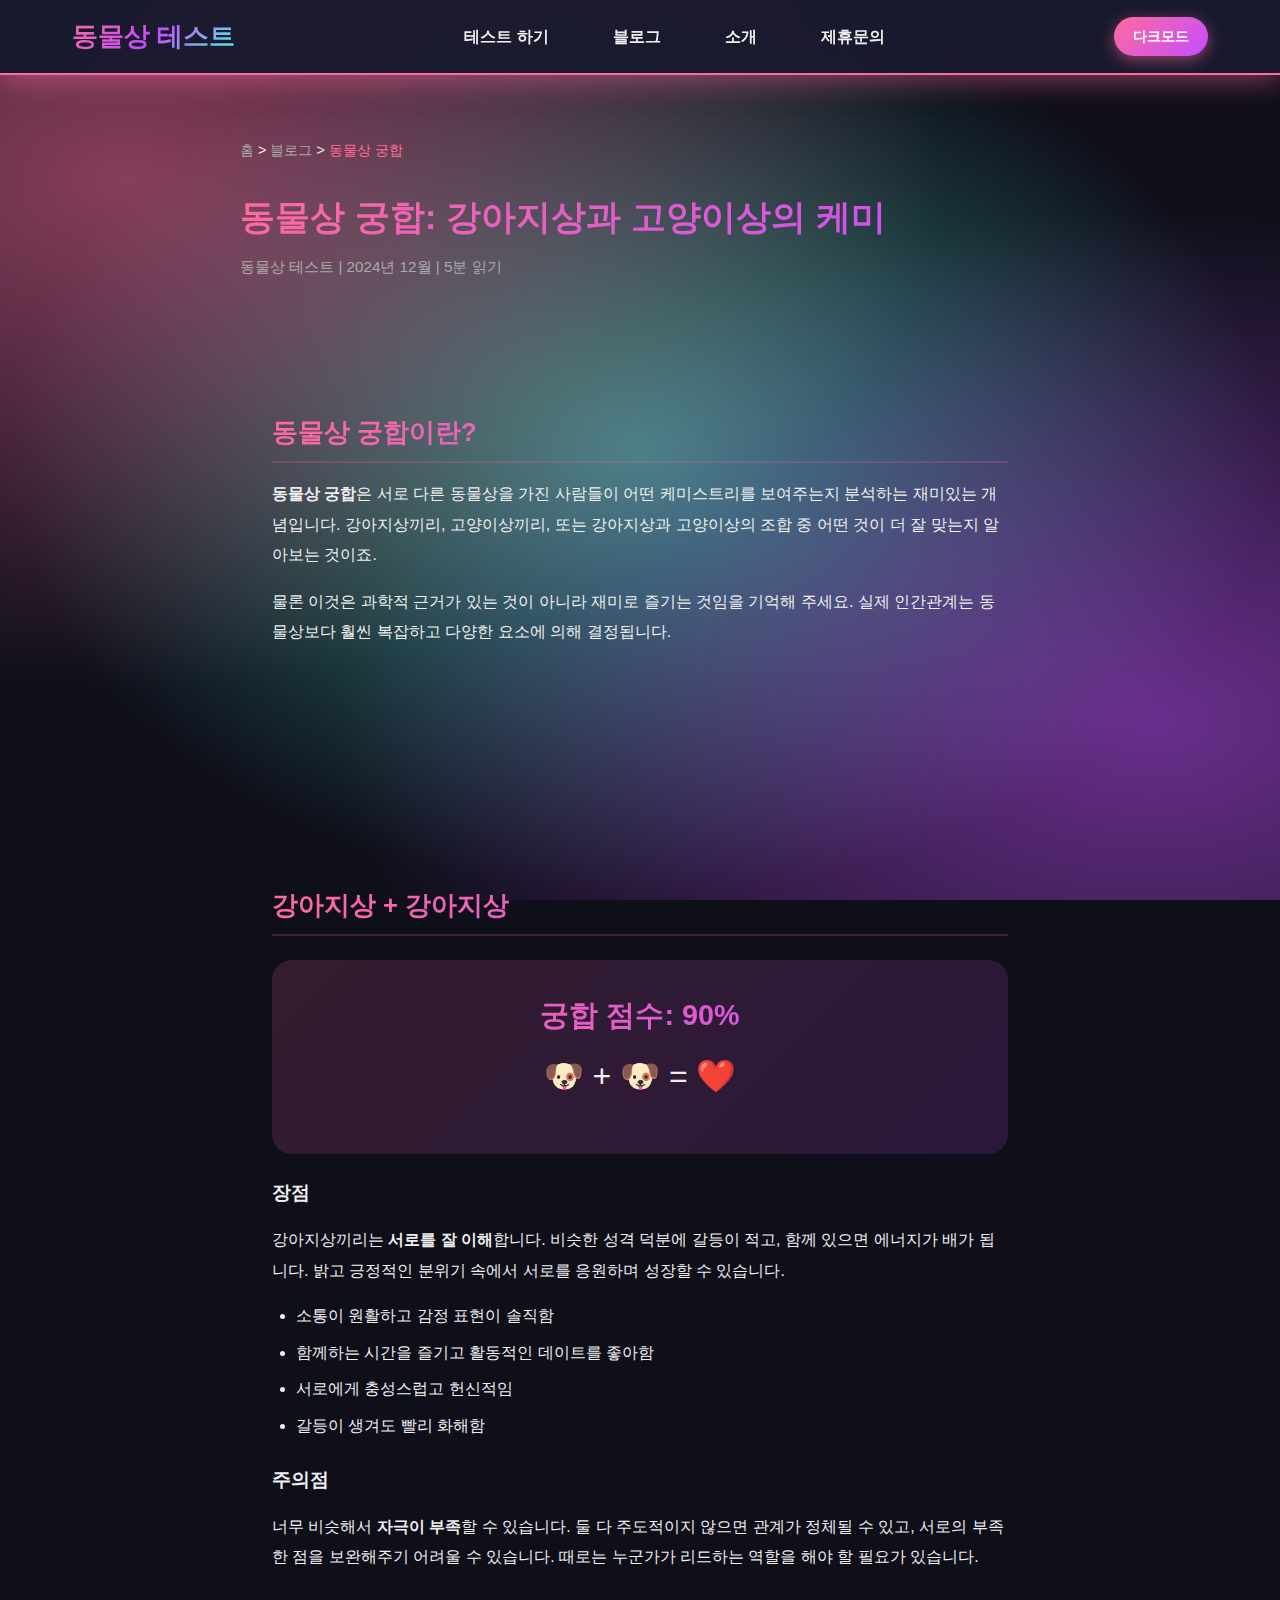
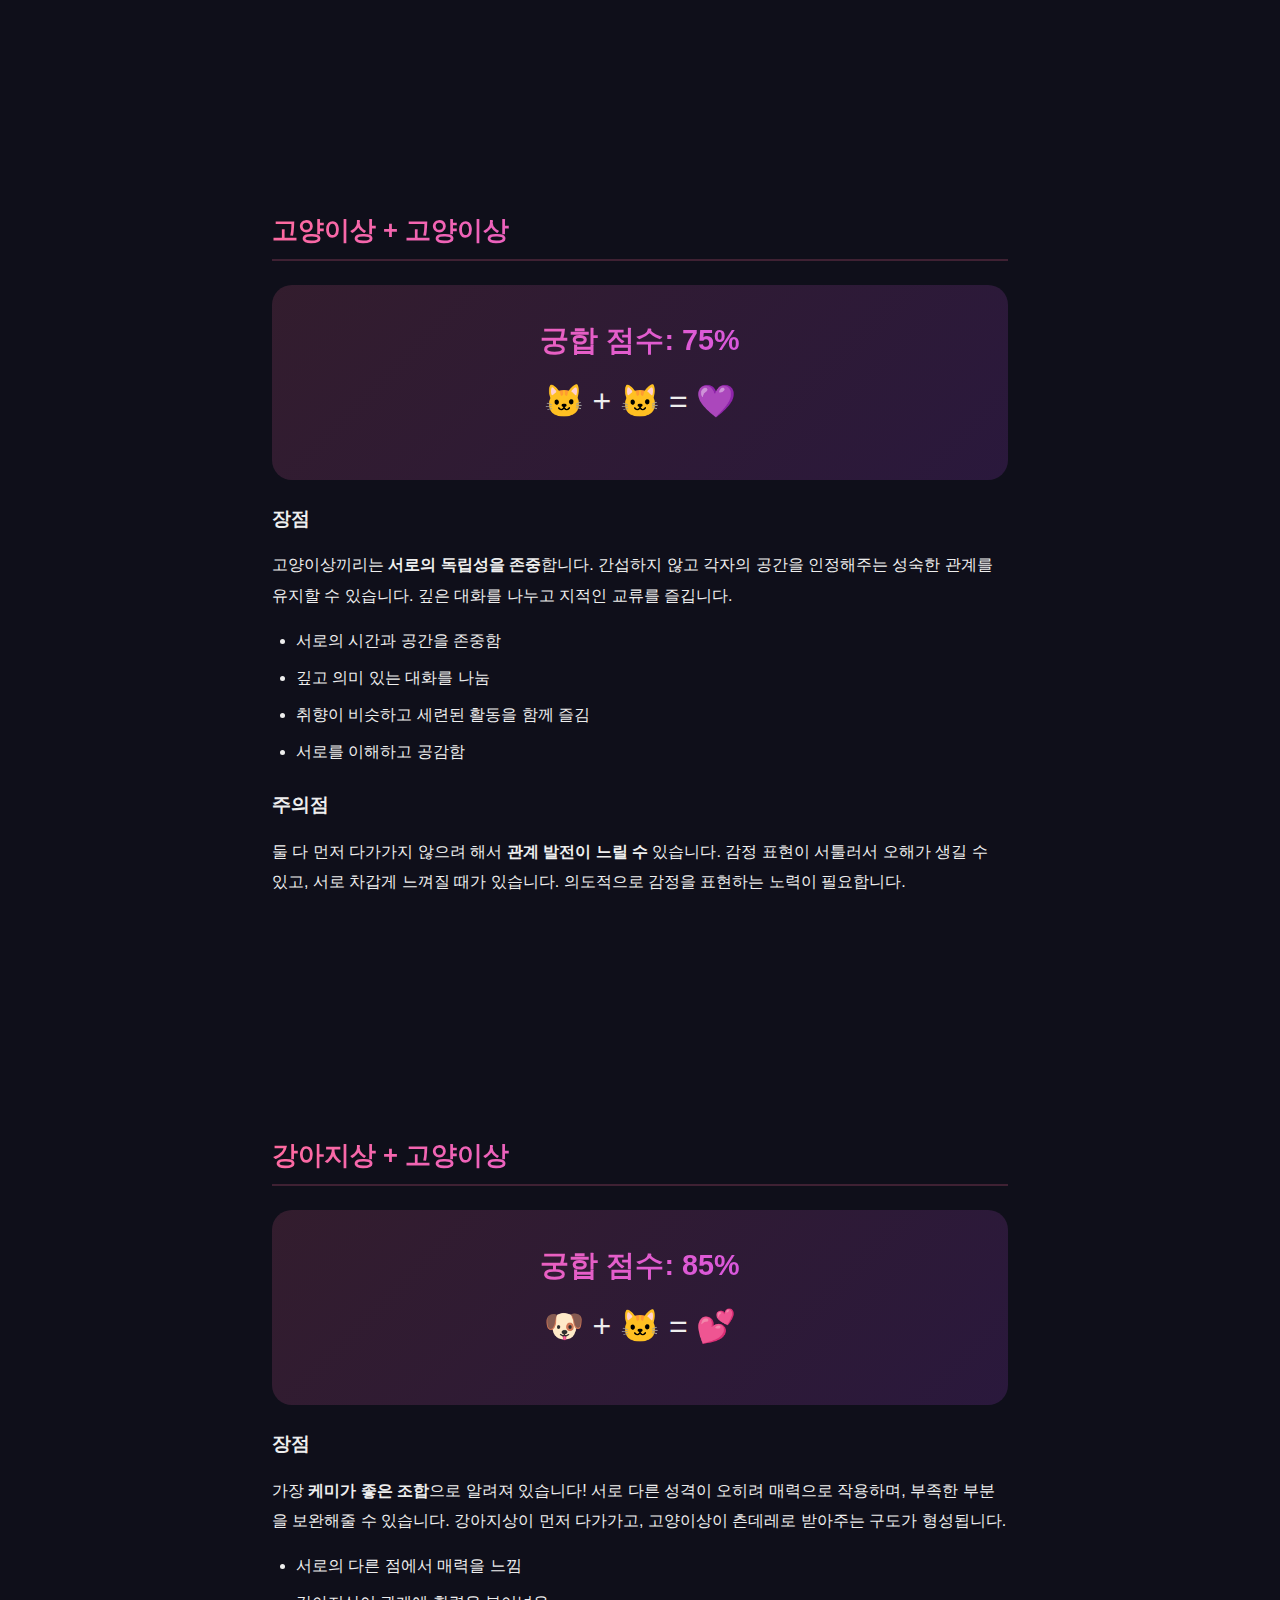
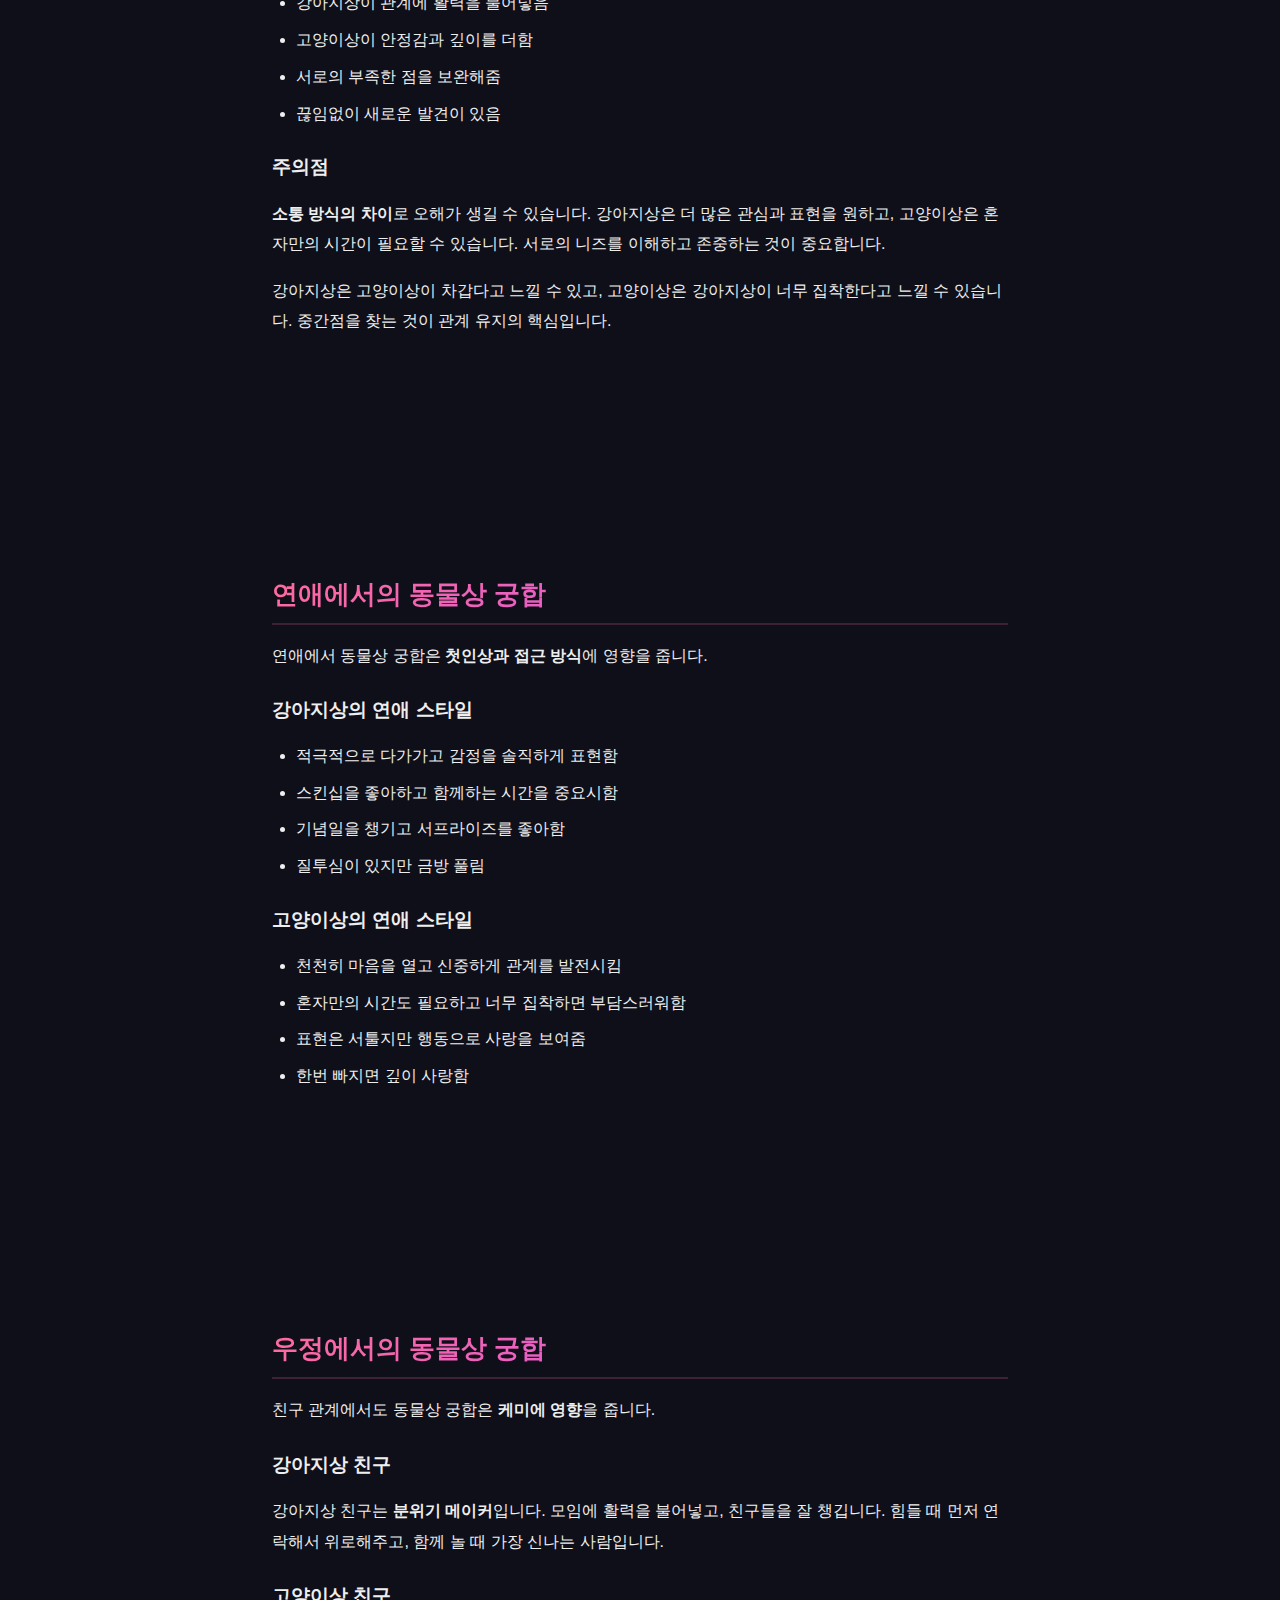
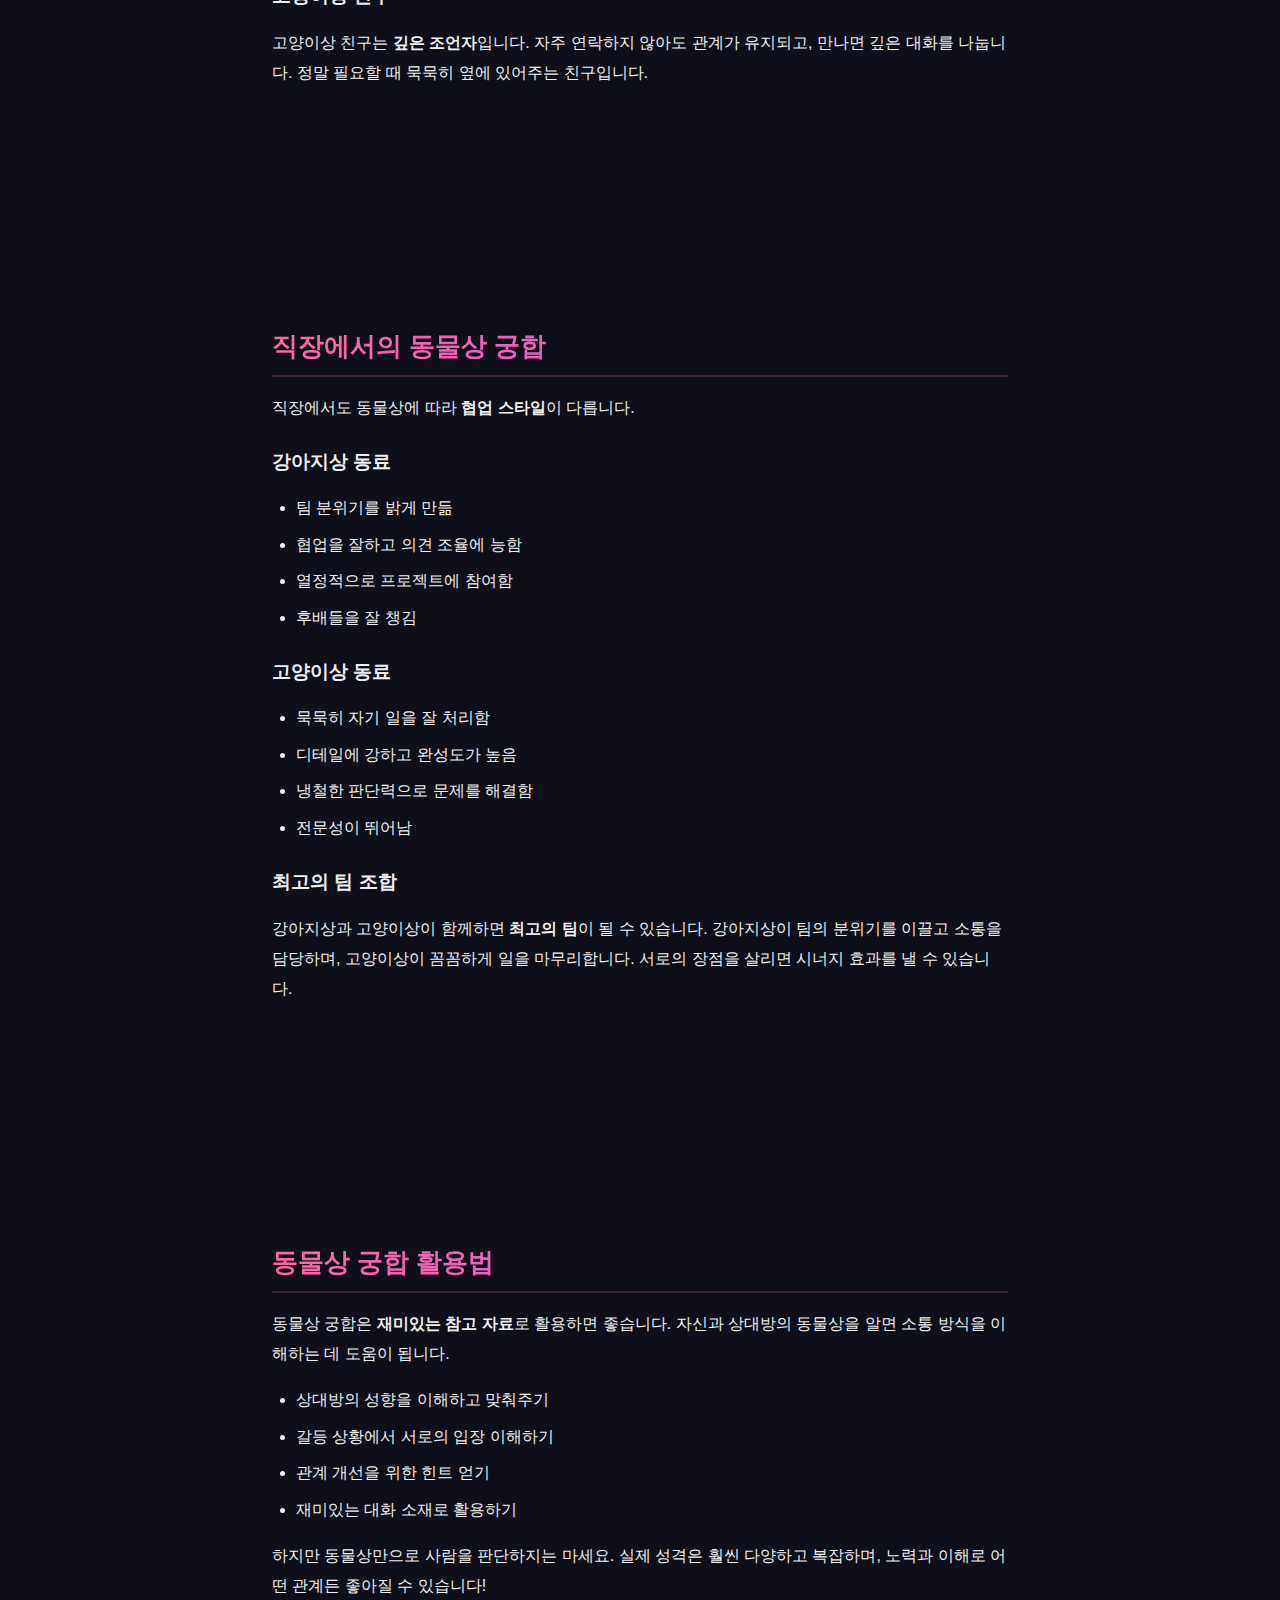
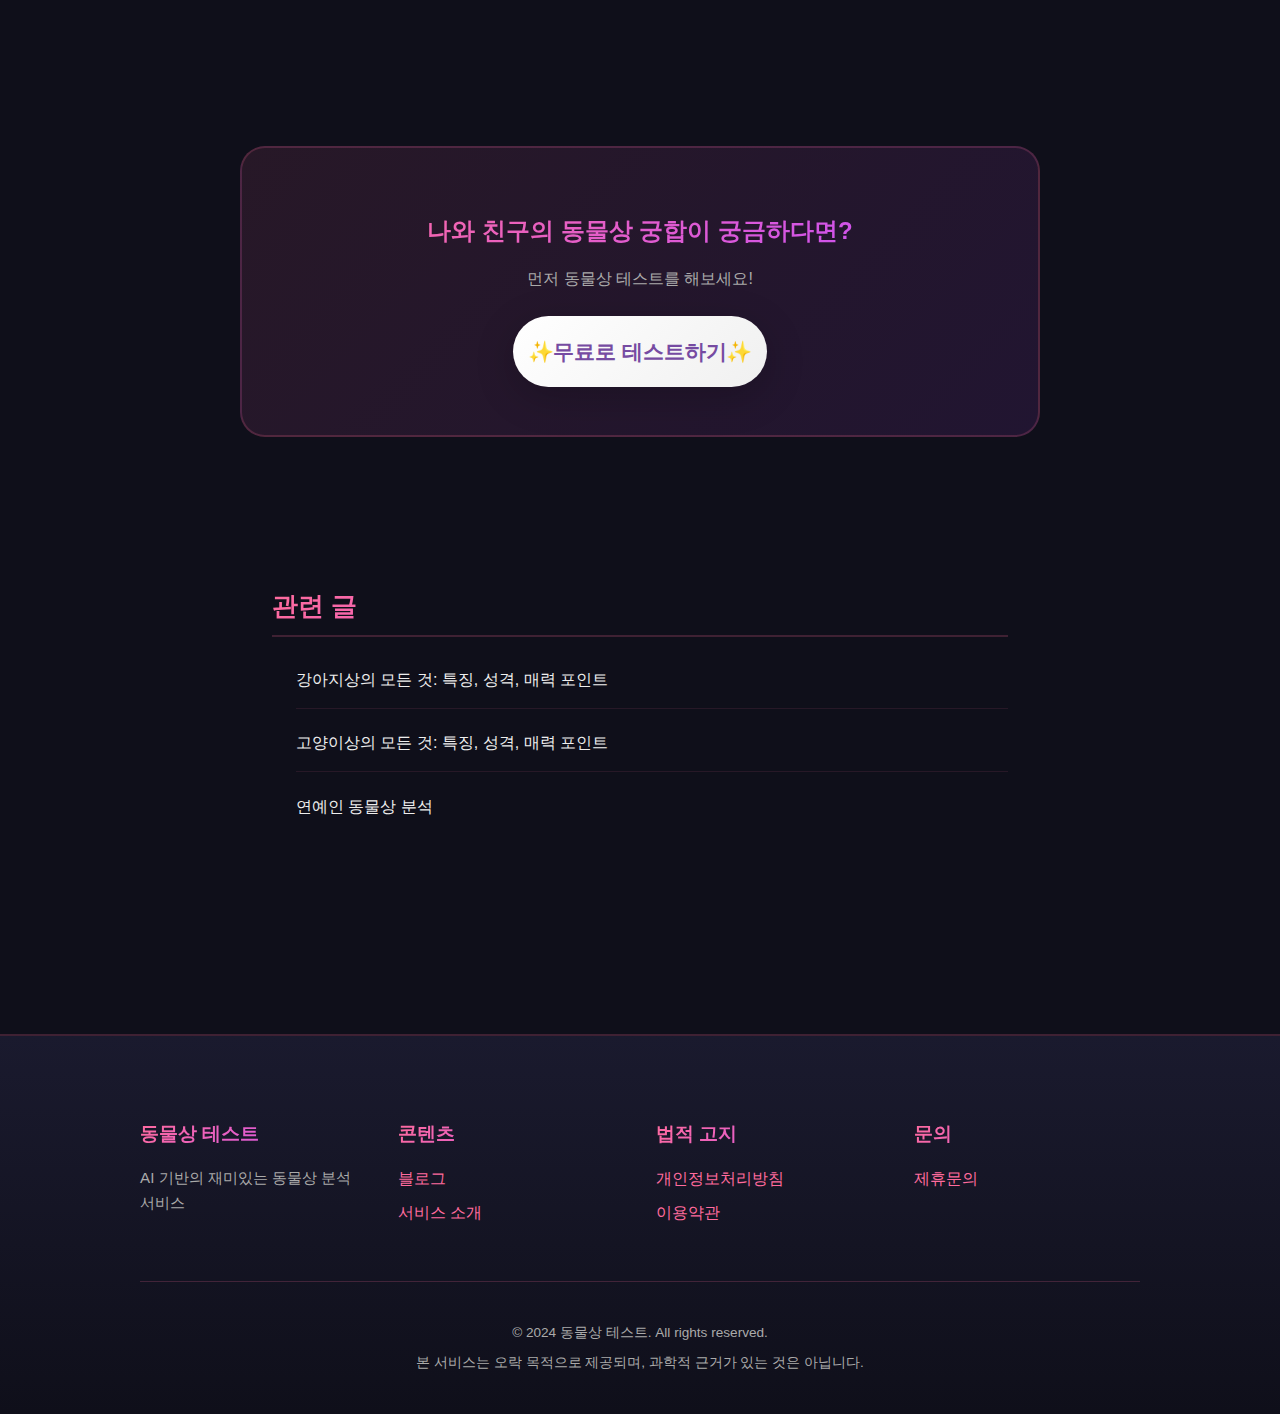
<file: blog/animal-face-compatibility.html>
<!DOCTYPE html>
<html lang="ko">
<head>
    <!-- Google tag (gtag.js) -->
    <script async src="https://www.googletagmanager.com/gtag/js?id=G-WE6L1ETYEF"></script>
    <script>
      window.dataLayer = window.dataLayer || [];
      function gtag(){dataLayer.push(arguments);}
      gtag('js', new Date());
      gtag('config', 'G-WE6L1ETYEF');
    </script>
    <!-- MS Clarity -->
    <script type="text/javascript">
        (function(c,l,a,r,i,t,y){
            c[a]=c[a]||function(){(c[a].q=c[a].q||[]).push(arguments)};
            t=l.createElement(r);t.async=1;t.src="https://www.clarity.ms/tag/"+i;
            y=l.getElementsByTagName(r)[0];y.parentNode.insertBefore(t,y);
        })(window, document, "clarity", "script", "vbwsmnb8zi");
    </script>
    <link rel="icon" type="image/svg+xml" href="../favicon.svg">
    <meta charset="UTF-8">
    <meta name="viewport" content="width=device-width, initial-scale=1.0">
    <meta name="google-adsense-account" content="ca-pub-9737219450188529">
    <meta name="description" content="동물상 궁합을 알아봅니다. 강아지상과 고양이상은 잘 맞을까요? 연애, 우정, 직장에서의 동물상 궁합을 분석합니다.">
    <meta name="keywords" content="동물상 궁합, 강아지상 고양이상 궁합, 연애 궁합, 친구 궁합, 동물상 케미">
    <title>동물상 궁합: 강아지상과 고양이상의 케미 - AI 동물상 테스트</title>
    <link rel="stylesheet" href="../style.css">
    <script async src="https://pagead2.googlesyndication.com/pagead/js/adsbygoogle.js?client=ca-pub-9737219450188529"
        crossorigin="anonymous"></script>
</head>
<body>
    <!-- Navigation -->
    <nav class="navbar">
        <div class="nav-container">
            <a href="../index.html" class="nav-logo">동물상 테스트</a>
            <ul class="nav-menu">
                <li><a href="../index.html#test-section">테스트 하기</a></li>
                <li><a href="../blog.html">블로그</a></li>
                <li><a href="../about.html">소개</a></li>
                <li><a href="../contact.html">제휴문의</a></li>
            </ul>
            <button id="theme-toggle-btn" class="theme-btn">다크모드</button>
        </div>
    </nav>

    <main class="content-page">
        <div class="container">
            <article class="article-content">
                <nav class="breadcrumb">
                    <a href="../index.html">홈</a> &gt; <a href="../blog.html">블로그</a> &gt; <span>동물상 궁합</span>
                </nav>

                <h1>동물상 궁합: 강아지상과 고양이상의 케미</h1>
                <p class="article-meta">동물상 테스트 | 2024년 12월 | 5분 읽기</p>

                <section class="article-section">
                    <h2>동물상 궁합이란?</h2>
                    <p>
                        <strong>동물상 궁합</strong>은 서로 다른 동물상을 가진 사람들이
                        어떤 케미스트리를 보여주는지 분석하는 재미있는 개념입니다.
                        강아지상끼리, 고양이상끼리, 또는 강아지상과 고양이상의 조합 중
                        어떤 것이 더 잘 맞는지 알아보는 것이죠.
                    </p>
                    <p>
                        물론 이것은 과학적 근거가 있는 것이 아니라
                        재미로 즐기는 것임을 기억해 주세요.
                        실제 인간관계는 동물상보다 훨씬 복잡하고 다양한 요소에 의해 결정됩니다.
                    </p>
                </section>

                <section class="article-section">
                    <h2>강아지상 + 강아지상</h2>
                    <div class="compatibility-card">
                        <h3>궁합 점수: 90%</h3>
                        <p class="compatibility-emoji">🐶 + 🐶 = ❤️</p>
                    </div>

                    <h3>장점</h3>
                    <p>
                        강아지상끼리는 <strong>서로를 잘 이해</strong>합니다.
                        비슷한 성격 덕분에 갈등이 적고, 함께 있으면 에너지가 배가 됩니다.
                        밝고 긍정적인 분위기 속에서 서로를 응원하며 성장할 수 있습니다.
                    </p>
                    <ul>
                        <li>소통이 원활하고 감정 표현이 솔직함</li>
                        <li>함께하는 시간을 즐기고 활동적인 데이트를 좋아함</li>
                        <li>서로에게 충성스럽고 헌신적임</li>
                        <li>갈등이 생겨도 빨리 화해함</li>
                    </ul>

                    <h3>주의점</h3>
                    <p>
                        너무 비슷해서 <strong>자극이 부족</strong>할 수 있습니다.
                        둘 다 주도적이지 않으면 관계가 정체될 수 있고,
                        서로의 부족한 점을 보완해주기 어려울 수 있습니다.
                        때로는 누군가가 리드하는 역할을 해야 할 필요가 있습니다.
                    </p>
                </section>

                <section class="article-section">
                    <h2>고양이상 + 고양이상</h2>
                    <div class="compatibility-card">
                        <h3>궁합 점수: 75%</h3>
                        <p class="compatibility-emoji">🐱 + 🐱 = 💜</p>
                    </div>

                    <h3>장점</h3>
                    <p>
                        고양이상끼리는 <strong>서로의 독립성을 존중</strong>합니다.
                        간섭하지 않고 각자의 공간을 인정해주는 성숙한 관계를 유지할 수 있습니다.
                        깊은 대화를 나누고 지적인 교류를 즐깁니다.
                    </p>
                    <ul>
                        <li>서로의 시간과 공간을 존중함</li>
                        <li>깊고 의미 있는 대화를 나눔</li>
                        <li>취향이 비슷하고 세련된 활동을 함께 즐김</li>
                        <li>서로를 이해하고 공감함</li>
                    </ul>

                    <h3>주의점</h3>
                    <p>
                        둘 다 먼저 다가가지 않으려 해서 <strong>관계 발전이 느릴 수</strong> 있습니다.
                        감정 표현이 서툴러서 오해가 생길 수 있고,
                        서로 차갑게 느껴질 때가 있습니다.
                        의도적으로 감정을 표현하는 노력이 필요합니다.
                    </p>
                </section>

                <section class="article-section">
                    <h2>강아지상 + 고양이상</h2>
                    <div class="compatibility-card">
                        <h3>궁합 점수: 85%</h3>
                        <p class="compatibility-emoji">🐶 + 🐱 = 💕</p>
                    </div>

                    <h3>장점</h3>
                    <p>
                        가장 <strong>케미가 좋은 조합</strong>으로 알려져 있습니다!
                        서로 다른 성격이 오히려 매력으로 작용하며,
                        부족한 부분을 보완해줄 수 있습니다.
                        강아지상이 먼저 다가가고, 고양이상이 츤데레로 받아주는 구도가 형성됩니다.
                    </p>
                    <ul>
                        <li>서로의 다른 점에서 매력을 느낌</li>
                        <li>강아지상이 관계에 활력을 불어넣음</li>
                        <li>고양이상이 안정감과 깊이를 더함</li>
                        <li>서로의 부족한 점을 보완해줌</li>
                        <li>끊임없이 새로운 발견이 있음</li>
                    </ul>

                    <h3>주의점</h3>
                    <p>
                        <strong>소통 방식의 차이</strong>로 오해가 생길 수 있습니다.
                        강아지상은 더 많은 관심과 표현을 원하고,
                        고양이상은 혼자만의 시간이 필요할 수 있습니다.
                        서로의 니즈를 이해하고 존중하는 것이 중요합니다.
                    </p>
                    <p>
                        강아지상은 고양이상이 차갑다고 느낄 수 있고,
                        고양이상은 강아지상이 너무 집착한다고 느낄 수 있습니다.
                        중간점을 찾는 것이 관계 유지의 핵심입니다.
                    </p>
                </section>

                <section class="article-section">
                    <h2>연애에서의 동물상 궁합</h2>
                    <p>
                        연애에서 동물상 궁합은 <strong>첫인상과 접근 방식</strong>에 영향을 줍니다.
                    </p>

                    <h3>강아지상의 연애 스타일</h3>
                    <ul>
                        <li>적극적으로 다가가고 감정을 솔직하게 표현함</li>
                        <li>스킨십을 좋아하고 함께하는 시간을 중요시함</li>
                        <li>기념일을 챙기고 서프라이즈를 좋아함</li>
                        <li>질투심이 있지만 금방 풀림</li>
                    </ul>

                    <h3>고양이상의 연애 스타일</h3>
                    <ul>
                        <li>천천히 마음을 열고 신중하게 관계를 발전시킴</li>
                        <li>혼자만의 시간도 필요하고 너무 집착하면 부담스러워함</li>
                        <li>표현은 서툴지만 행동으로 사랑을 보여줌</li>
                        <li>한번 빠지면 깊이 사랑함</li>
                    </ul>
                </section>

                <section class="article-section">
                    <h2>우정에서의 동물상 궁합</h2>
                    <p>
                        친구 관계에서도 동물상 궁합은 <strong>케미에 영향</strong>을 줍니다.
                    </p>

                    <h3>강아지상 친구</h3>
                    <p>
                        강아지상 친구는 <strong>분위기 메이커</strong>입니다.
                        모임에 활력을 불어넣고, 친구들을 잘 챙깁니다.
                        힘들 때 먼저 연락해서 위로해주고,
                        함께 놀 때 가장 신나는 사람입니다.
                    </p>

                    <h3>고양이상 친구</h3>
                    <p>
                        고양이상 친구는 <strong>깊은 조언자</strong>입니다.
                        자주 연락하지 않아도 관계가 유지되고,
                        만나면 깊은 대화를 나눕니다.
                        정말 필요할 때 묵묵히 옆에 있어주는 친구입니다.
                    </p>
                </section>

                <section class="article-section">
                    <h2>직장에서의 동물상 궁합</h2>
                    <p>
                        직장에서도 동물상에 따라 <strong>협업 스타일</strong>이 다릅니다.
                    </p>

                    <h3>강아지상 동료</h3>
                    <ul>
                        <li>팀 분위기를 밝게 만듦</li>
                        <li>협업을 잘하고 의견 조율에 능함</li>
                        <li>열정적으로 프로젝트에 참여함</li>
                        <li>후배들을 잘 챙김</li>
                    </ul>

                    <h3>고양이상 동료</h3>
                    <ul>
                        <li>묵묵히 자기 일을 잘 처리함</li>
                        <li>디테일에 강하고 완성도가 높음</li>
                        <li>냉철한 판단력으로 문제를 해결함</li>
                        <li>전문성이 뛰어남</li>
                    </ul>

                    <h3>최고의 팀 조합</h3>
                    <p>
                        강아지상과 고양이상이 함께하면 <strong>최고의 팀</strong>이 될 수 있습니다.
                        강아지상이 팀의 분위기를 이끌고 소통을 담당하며,
                        고양이상이 꼼꼼하게 일을 마무리합니다.
                        서로의 장점을 살리면 시너지 효과를 낼 수 있습니다.
                    </p>
                </section>

                <section class="article-section">
                    <h2>동물상 궁합 활용법</h2>
                    <p>
                        동물상 궁합은 <strong>재미있는 참고 자료</strong>로 활용하면 좋습니다.
                        자신과 상대방의 동물상을 알면 소통 방식을 이해하는 데 도움이 됩니다.
                    </p>
                    <ul>
                        <li>상대방의 성향을 이해하고 맞춰주기</li>
                        <li>갈등 상황에서 서로의 입장 이해하기</li>
                        <li>관계 개선을 위한 힌트 얻기</li>
                        <li>재미있는 대화 소재로 활용하기</li>
                    </ul>
                    <p>
                        하지만 동물상만으로 사람을 판단하지는 마세요.
                        실제 성격은 훨씬 다양하고 복잡하며,
                        노력과 이해로 어떤 관계든 좋아질 수 있습니다!
                    </p>
                </section>

                <div class="cta-box">
                    <h3>나와 친구의 동물상 궁합이 궁금하다면?</h3>
                    <p>먼저 동물상 테스트를 해보세요!</p>
                    <a href="../index.html#test-section" class="cta-button">무료로 테스트하기</a>
                </div>

                <section class="article-section">
                    <h2>관련 글</h2>
                    <ul class="related-posts">
                        <li><a href="dog-face-characteristics.html">강아지상의 모든 것: 특징, 성격, 매력 포인트</a></li>
                        <li><a href="cat-face-characteristics.html">고양이상의 모든 것: 특징, 성격, 매력 포인트</a></li>
                        <li><a href="celebrity-animal-faces.html">연예인 동물상 분석</a></li>
                    </ul>
                </section>
            </article>
        </div>
    </main>

    <!-- Footer -->
    <footer class="footer">
        <div class="container">
            <div class="footer-content">
                <div class="footer-section">
                    <h3>동물상 테스트</h3>
                    <p>AI 기반의 재미있는 동물상 분석 서비스</p>
                </div>
                <div class="footer-section">
                    <h3>콘텐츠</h3>
                    <ul>
                        <li><a href="../blog.html">블로그</a></li>
                        <li><a href="../about.html">서비스 소개</a></li>
                    </ul>
                </div>
                <div class="footer-section">
                    <h3>법적 고지</h3>
                    <ul>
                        <li><a href="../privacy.html">개인정보처리방침</a></li>
                        <li><a href="../terms.html">이용약관</a></li>
                    </ul>
                </div>
                <div class="footer-section">
                    <h3>문의</h3>
                    <ul>
                        <li><a href="../contact.html">제휴문의</a></li>
                    </ul>
                </div>
            </div>
            <div class="footer-bottom">
                <p>&copy; 2024 동물상 테스트. All rights reserved.</p>
                <p>본 서비스는 오락 목적으로 제공되며, 과학적 근거가 있는 것은 아닙니다.</p>
            </div>
        </div>
    </footer>

    <script src="../main.js"></script>
</body>
</html>
</file>
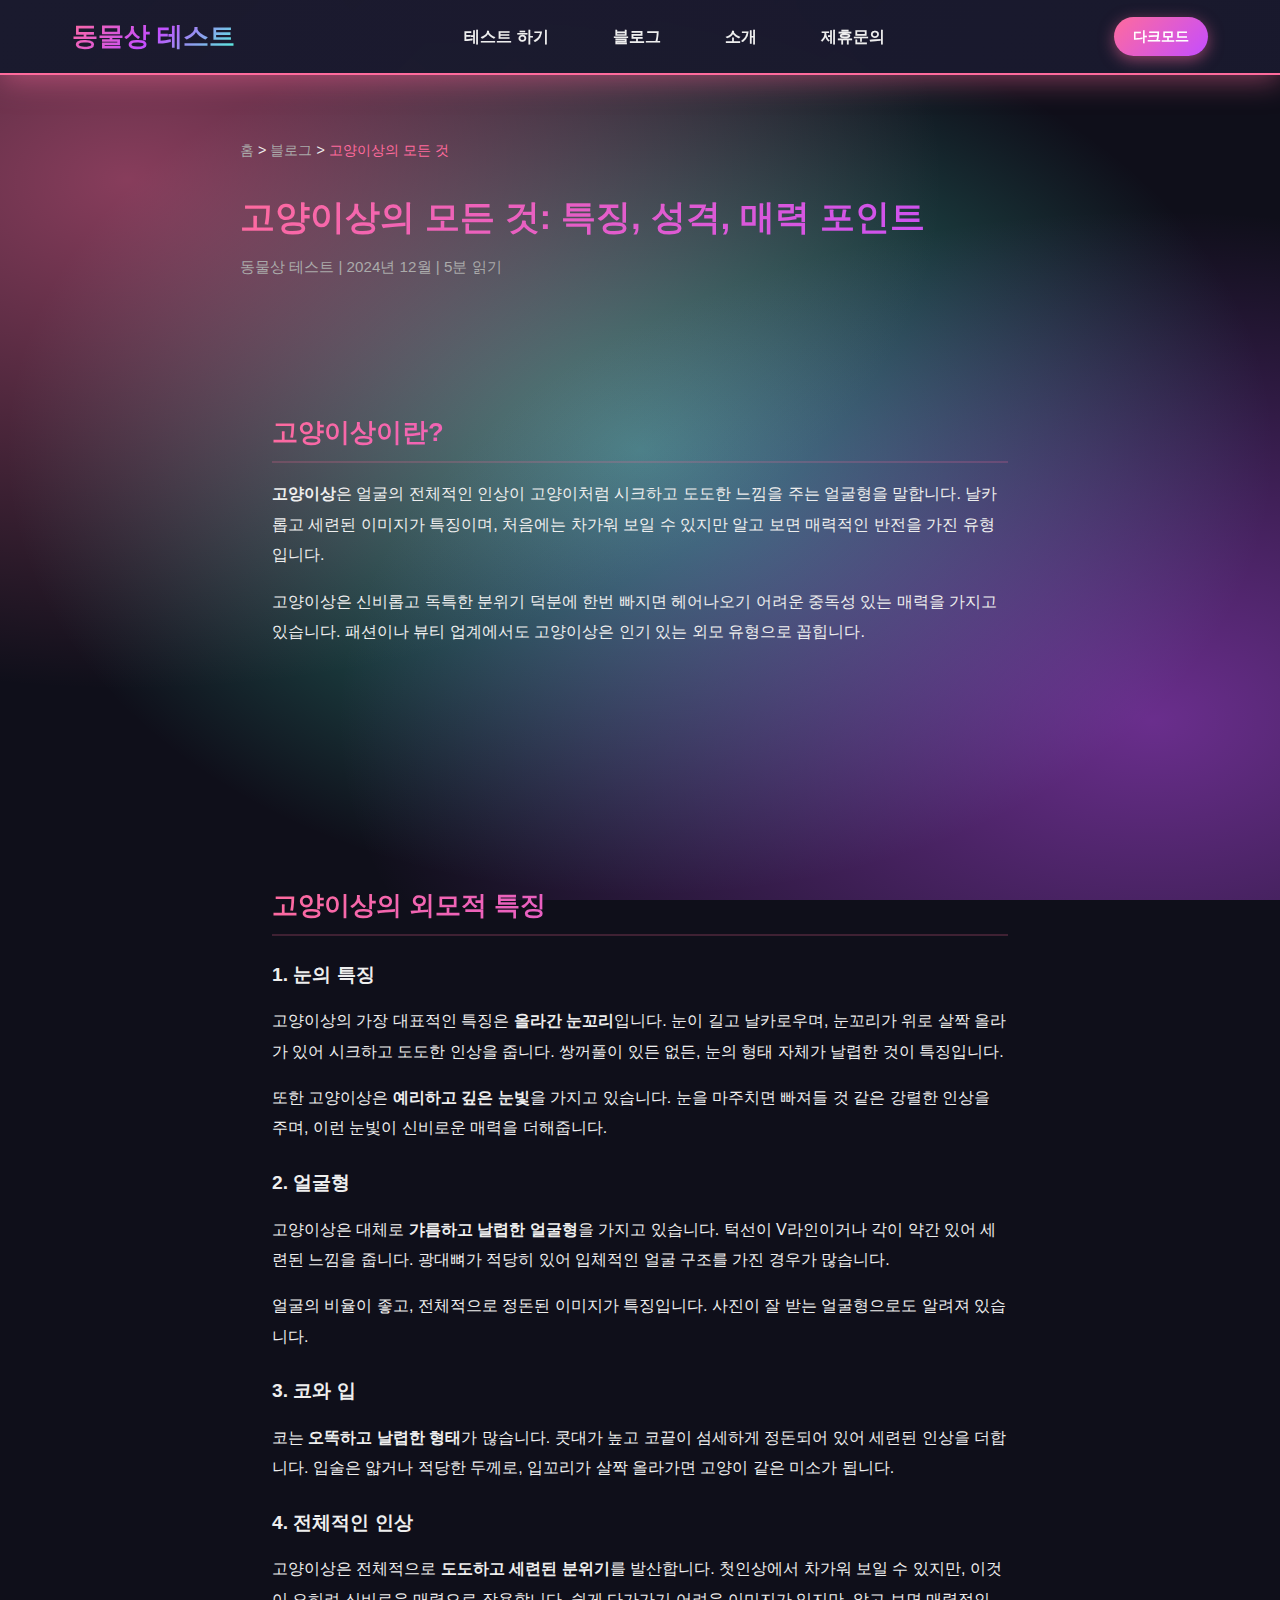
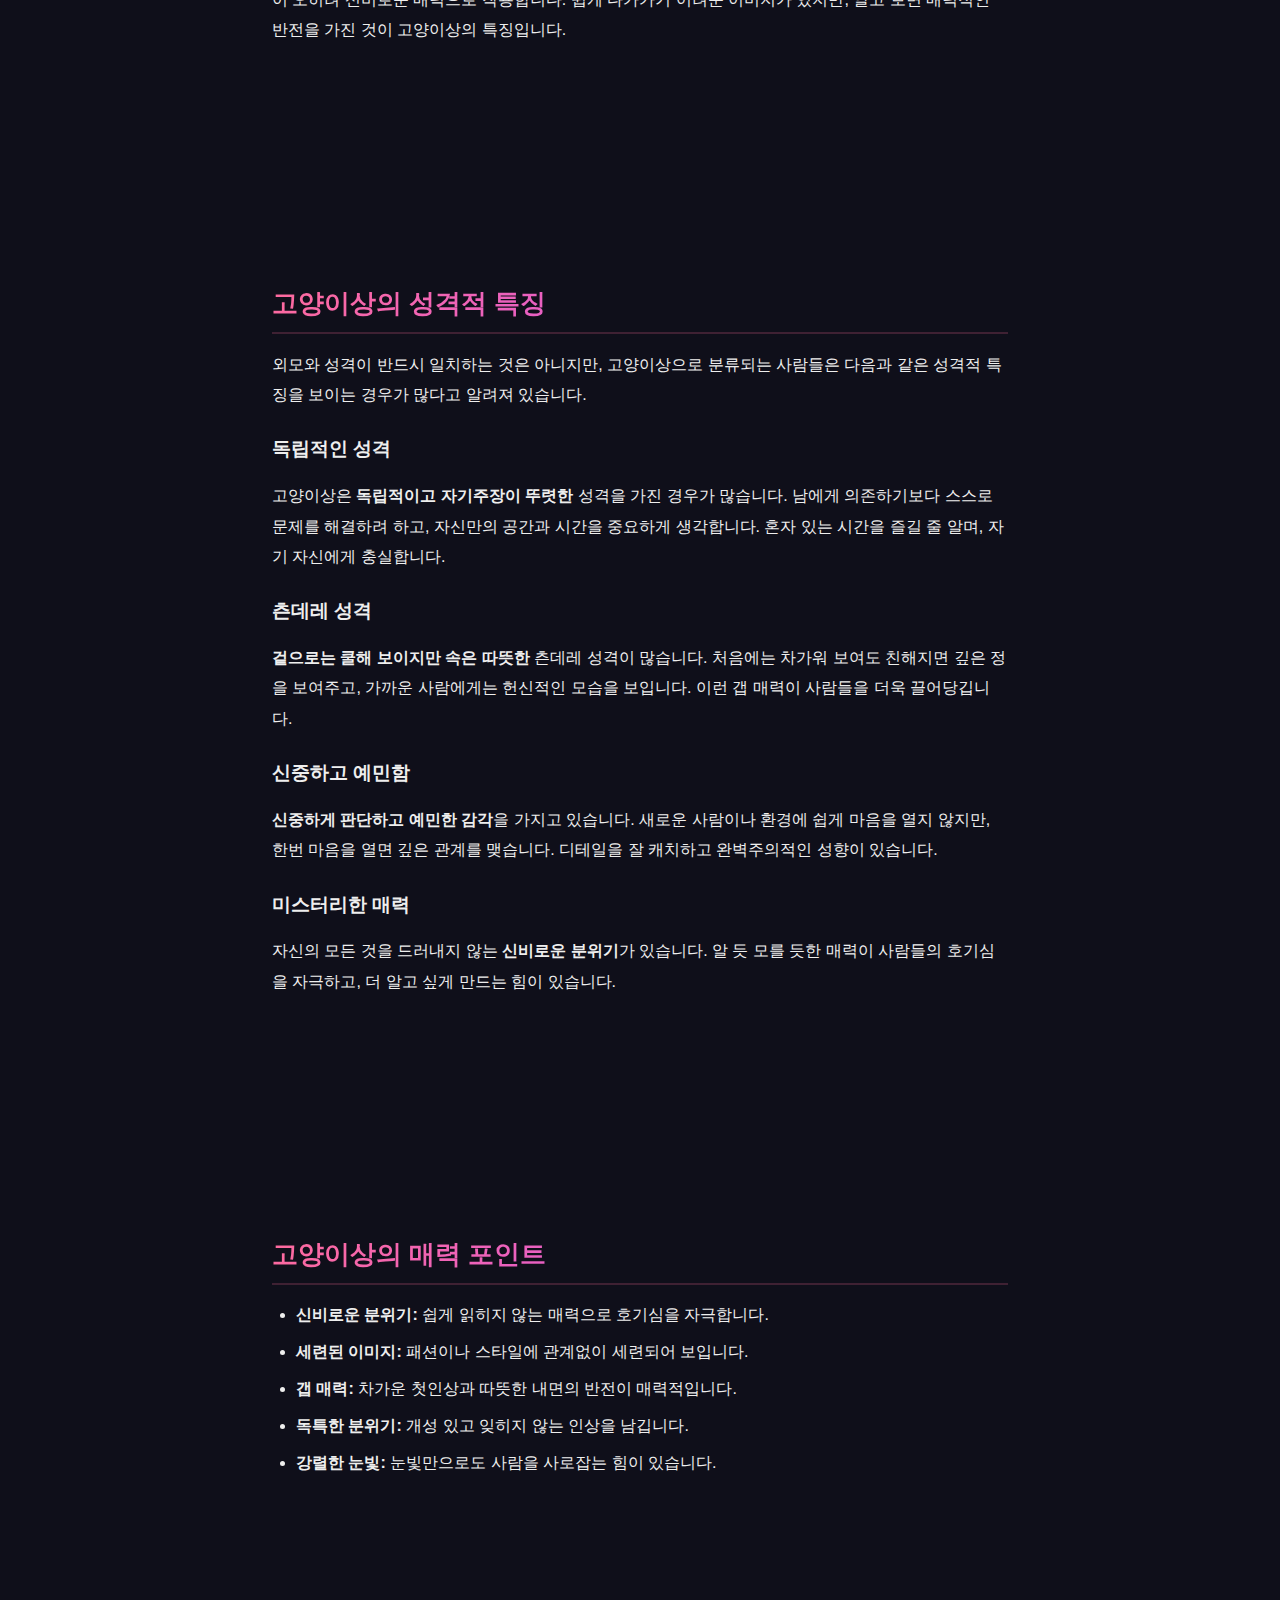
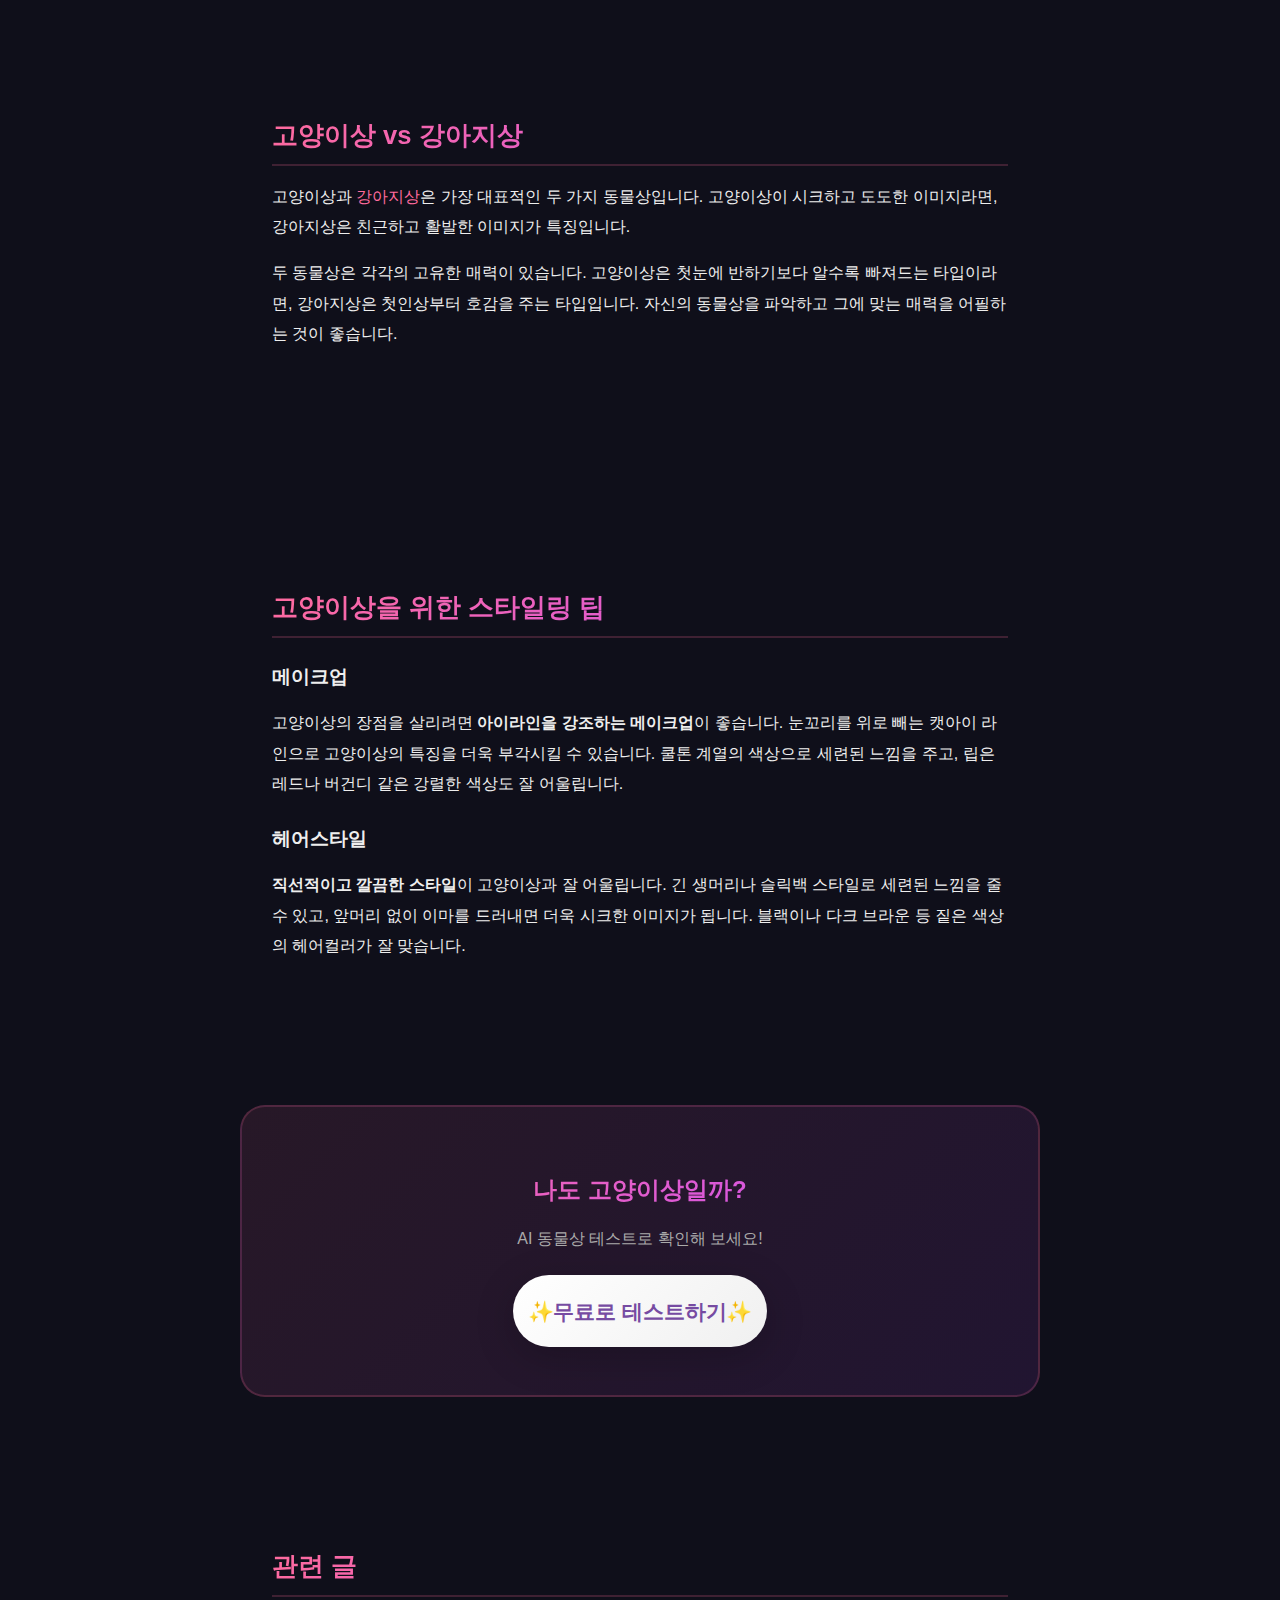
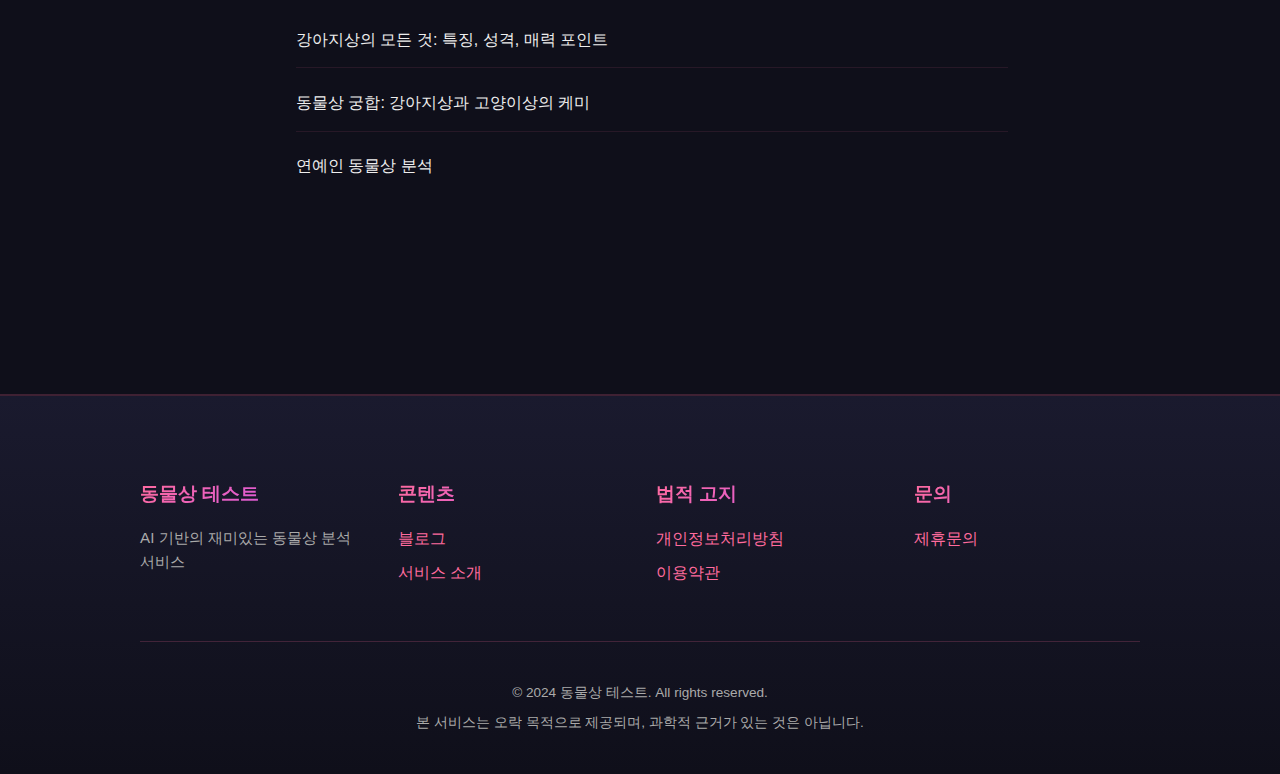
<file: blog/cat-face-characteristics.html>
<!DOCTYPE html>
<html lang="ko">
<head>
    <!-- Google tag (gtag.js) -->
    <script async src="https://www.googletagmanager.com/gtag/js?id=G-WE6L1ETYEF"></script>
    <script>
      window.dataLayer = window.dataLayer || [];
      function gtag(){dataLayer.push(arguments);}
      gtag('js', new Date());
      gtag('config', 'G-WE6L1ETYEF');
    </script>
    <!-- MS Clarity -->
    <script type="text/javascript">
        (function(c,l,a,r,i,t,y){
            c[a]=c[a]||function(){(c[a].q=c[a].q||[]).push(arguments)};
            t=l.createElement(r);t.async=1;t.src="https://www.clarity.ms/tag/"+i;
            y=l.getElementsByTagName(r)[0];y.parentNode.insertBefore(t,y);
        })(window, document, "clarity", "script", "vbwsmnb8zi");
    </script>
    <link rel="icon" type="image/svg+xml" href="../favicon.svg">
    <meta charset="UTF-8">
    <meta name="viewport" content="width=device-width, initial-scale=1.0">
    <meta name="google-adsense-account" content="ca-pub-9737219450188529">
    <meta name="description" content="고양이상의 외모적 특징, 성격, 매력 포인트를 자세히 알아봅니다. 올라간 눈꼬리, 시크한 분위기, 신비로운 매력의 고양이상!">
    <meta name="keywords" content="고양이상, 고양이상 특징, 고양이상 성격, 고양이상 연예인, 동물상 테스트">
    <title>고양이상의 모든 것: 특징, 성격, 매력 포인트 - AI 동물상 테스트</title>
    <link rel="stylesheet" href="../style.css">
    <script async src="https://pagead2.googlesyndication.com/pagead/js/adsbygoogle.js?client=ca-pub-9737219450188529"
        crossorigin="anonymous"></script>
</head>
<body>
    <!-- Navigation -->
    <nav class="navbar">
        <div class="nav-container">
            <a href="../index.html" class="nav-logo">동물상 테스트</a>
            <ul class="nav-menu">
                <li><a href="../index.html#test-section">테스트 하기</a></li>
                <li><a href="../blog.html">블로그</a></li>
                <li><a href="../about.html">소개</a></li>
                <li><a href="../contact.html">제휴문의</a></li>
            </ul>
            <button id="theme-toggle-btn" class="theme-btn">다크모드</button>
        </div>
    </nav>

    <main class="content-page">
        <div class="container">
            <article class="article-content">
                <nav class="breadcrumb">
                    <a href="../index.html">홈</a> &gt; <a href="../blog.html">블로그</a> &gt; <span>고양이상의 모든 것</span>
                </nav>

                <h1>고양이상의 모든 것: 특징, 성격, 매력 포인트</h1>
                <p class="article-meta">동물상 테스트 | 2024년 12월 | 5분 읽기</p>

                <section class="article-section">
                    <h2>고양이상이란?</h2>
                    <p>
                        <strong>고양이상</strong>은 얼굴의 전체적인 인상이 고양이처럼 시크하고 도도한 느낌을 주는
                        얼굴형을 말합니다. 날카롭고 세련된 이미지가 특징이며,
                        처음에는 차가워 보일 수 있지만 알고 보면 매력적인 반전을 가진 유형입니다.
                    </p>
                    <p>
                        고양이상은 신비롭고 독특한 분위기 덕분에 한번 빠지면 헤어나오기 어려운
                        중독성 있는 매력을 가지고 있습니다.
                        패션이나 뷰티 업계에서도 고양이상은 인기 있는 외모 유형으로 꼽힙니다.
                    </p>
                </section>

                <section class="article-section">
                    <h2>고양이상의 외모적 특징</h2>

                    <h3>1. 눈의 특징</h3>
                    <p>
                        고양이상의 가장 대표적인 특징은 <strong>올라간 눈꼬리</strong>입니다.
                        눈이 길고 날카로우며, 눈꼬리가 위로 살짝 올라가 있어
                        시크하고 도도한 인상을 줍니다.
                        쌍꺼풀이 있든 없든, 눈의 형태 자체가 날렵한 것이 특징입니다.
                    </p>
                    <p>
                        또한 고양이상은 <strong>예리하고 깊은 눈빛</strong>을 가지고 있습니다.
                        눈을 마주치면 빠져들 것 같은 강렬한 인상을 주며,
                        이런 눈빛이 신비로운 매력을 더해줍니다.
                    </p>

                    <h3>2. 얼굴형</h3>
                    <p>
                        고양이상은 대체로 <strong>갸름하고 날렵한 얼굴형</strong>을 가지고 있습니다.
                        턱선이 V라인이거나 각이 약간 있어 세련된 느낌을 줍니다.
                        광대뼈가 적당히 있어 입체적인 얼굴 구조를 가진 경우가 많습니다.
                    </p>
                    <p>
                        얼굴의 비율이 좋고, 전체적으로 정돈된 이미지가 특징입니다.
                        사진이 잘 받는 얼굴형으로도 알려져 있습니다.
                    </p>

                    <h3>3. 코와 입</h3>
                    <p>
                        코는 <strong>오똑하고 날렵한 형태</strong>가 많습니다.
                        콧대가 높고 코끝이 섬세하게 정돈되어 있어 세련된 인상을 더합니다.
                        입술은 얇거나 적당한 두께로, 입꼬리가 살짝 올라가면 고양이 같은 미소가 됩니다.
                    </p>

                    <h3>4. 전체적인 인상</h3>
                    <p>
                        고양이상은 전체적으로 <strong>도도하고 세련된 분위기</strong>를 발산합니다.
                        첫인상에서 차가워 보일 수 있지만, 이것이 오히려 신비로운 매력으로 작용합니다.
                        쉽게 다가가기 어려운 이미지가 있지만,
                        알고 보면 매력적인 반전을 가진 것이 고양이상의 특징입니다.
                    </p>
                </section>

                <section class="article-section">
                    <h2>고양이상의 성격적 특징</h2>
                    <p>
                        외모와 성격이 반드시 일치하는 것은 아니지만,
                        고양이상으로 분류되는 사람들은 다음과 같은 성격적 특징을 보이는 경우가 많다고 알려져 있습니다.
                    </p>

                    <h3>독립적인 성격</h3>
                    <p>
                        고양이상은 <strong>독립적이고 자기주장이 뚜렷한</strong> 성격을 가진 경우가 많습니다.
                        남에게 의존하기보다 스스로 문제를 해결하려 하고,
                        자신만의 공간과 시간을 중요하게 생각합니다.
                        혼자 있는 시간을 즐길 줄 알며, 자기 자신에게 충실합니다.
                    </p>

                    <h3>츤데레 성격</h3>
                    <p>
                        <strong>겉으로는 쿨해 보이지만 속은 따뜻한</strong> 츤데레 성격이 많습니다.
                        처음에는 차가워 보여도 친해지면 깊은 정을 보여주고,
                        가까운 사람에게는 헌신적인 모습을 보입니다.
                        이런 갭 매력이 사람들을 더욱 끌어당깁니다.
                    </p>

                    <h3>신중하고 예민함</h3>
                    <p>
                        <strong>신중하게 판단하고 예민한 감각</strong>을 가지고 있습니다.
                        새로운 사람이나 환경에 쉽게 마음을 열지 않지만,
                        한번 마음을 열면 깊은 관계를 맺습니다.
                        디테일을 잘 캐치하고 완벽주의적인 성향이 있습니다.
                    </p>

                    <h3>미스터리한 매력</h3>
                    <p>
                        자신의 모든 것을 드러내지 않는 <strong>신비로운 분위기</strong>가 있습니다.
                        알 듯 모를 듯한 매력이 사람들의 호기심을 자극하고,
                        더 알고 싶게 만드는 힘이 있습니다.
                    </p>
                </section>

                <section class="article-section">
                    <h2>고양이상의 매력 포인트</h2>
                    <ul>
                        <li><strong>신비로운 분위기:</strong> 쉽게 읽히지 않는 매력으로 호기심을 자극합니다.</li>
                        <li><strong>세련된 이미지:</strong> 패션이나 스타일에 관계없이 세련되어 보입니다.</li>
                        <li><strong>갭 매력:</strong> 차가운 첫인상과 따뜻한 내면의 반전이 매력적입니다.</li>
                        <li><strong>독특한 분위기:</strong> 개성 있고 잊히지 않는 인상을 남깁니다.</li>
                        <li><strong>강렬한 눈빛:</strong> 눈빛만으로도 사람을 사로잡는 힘이 있습니다.</li>
                    </ul>
                </section>

                <section class="article-section">
                    <h2>고양이상 vs 강아지상</h2>
                    <p>
                        고양이상과 <a href="dog-face-characteristics.html">강아지상</a>은
                        가장 대표적인 두 가지 동물상입니다.
                        고양이상이 시크하고 도도한 이미지라면,
                        강아지상은 친근하고 활발한 이미지가 특징입니다.
                    </p>
                    <p>
                        두 동물상은 각각의 고유한 매력이 있습니다.
                        고양이상은 첫눈에 반하기보다 알수록 빠져드는 타입이라면,
                        강아지상은 첫인상부터 호감을 주는 타입입니다.
                        자신의 동물상을 파악하고 그에 맞는 매력을 어필하는 것이 좋습니다.
                    </p>
                </section>

                <section class="article-section">
                    <h2>고양이상을 위한 스타일링 팁</h2>
                    <h3>메이크업</h3>
                    <p>
                        고양이상의 장점을 살리려면 <strong>아이라인을 강조하는 메이크업</strong>이 좋습니다.
                        눈꼬리를 위로 빼는 캣아이 라인으로 고양이상의 특징을 더욱 부각시킬 수 있습니다.
                        쿨톤 계열의 색상으로 세련된 느낌을 주고,
                        립은 레드나 버건디 같은 강렬한 색상도 잘 어울립니다.
                    </p>
                    <h3>헤어스타일</h3>
                    <p>
                        <strong>직선적이고 깔끔한 스타일</strong>이 고양이상과 잘 어울립니다.
                        긴 생머리나 슬릭백 스타일로 세련된 느낌을 줄 수 있고,
                        앞머리 없이 이마를 드러내면 더욱 시크한 이미지가 됩니다.
                        블랙이나 다크 브라운 등 짙은 색상의 헤어컬러가 잘 맞습니다.
                    </p>
                </section>

                <div class="cta-box">
                    <h3>나도 고양이상일까?</h3>
                    <p>AI 동물상 테스트로 확인해 보세요!</p>
                    <a href="../index.html#test-section" class="cta-button">무료로 테스트하기</a>
                </div>

                <section class="article-section">
                    <h2>관련 글</h2>
                    <ul class="related-posts">
                        <li><a href="dog-face-characteristics.html">강아지상의 모든 것: 특징, 성격, 매력 포인트</a></li>
                        <li><a href="animal-face-compatibility.html">동물상 궁합: 강아지상과 고양이상의 케미</a></li>
                        <li><a href="celebrity-animal-faces.html">연예인 동물상 분석</a></li>
                    </ul>
                </section>
            </article>
        </div>
    </main>

    <!-- Footer -->
    <footer class="footer">
        <div class="container">
            <div class="footer-content">
                <div class="footer-section">
                    <h3>동물상 테스트</h3>
                    <p>AI 기반의 재미있는 동물상 분석 서비스</p>
                </div>
                <div class="footer-section">
                    <h3>콘텐츠</h3>
                    <ul>
                        <li><a href="../blog.html">블로그</a></li>
                        <li><a href="../about.html">서비스 소개</a></li>
                    </ul>
                </div>
                <div class="footer-section">
                    <h3>법적 고지</h3>
                    <ul>
                        <li><a href="../privacy.html">개인정보처리방침</a></li>
                        <li><a href="../terms.html">이용약관</a></li>
                    </ul>
                </div>
                <div class="footer-section">
                    <h3>문의</h3>
                    <ul>
                        <li><a href="../contact.html">제휴문의</a></li>
                    </ul>
                </div>
            </div>
            <div class="footer-bottom">
                <p>&copy; 2024 동물상 테스트. All rights reserved.</p>
                <p>본 서비스는 오락 목적으로 제공되며, 과학적 근거가 있는 것은 아닙니다.</p>
            </div>
        </div>
    </footer>

    <script src="../main.js"></script>
</body>
</html>
</file>
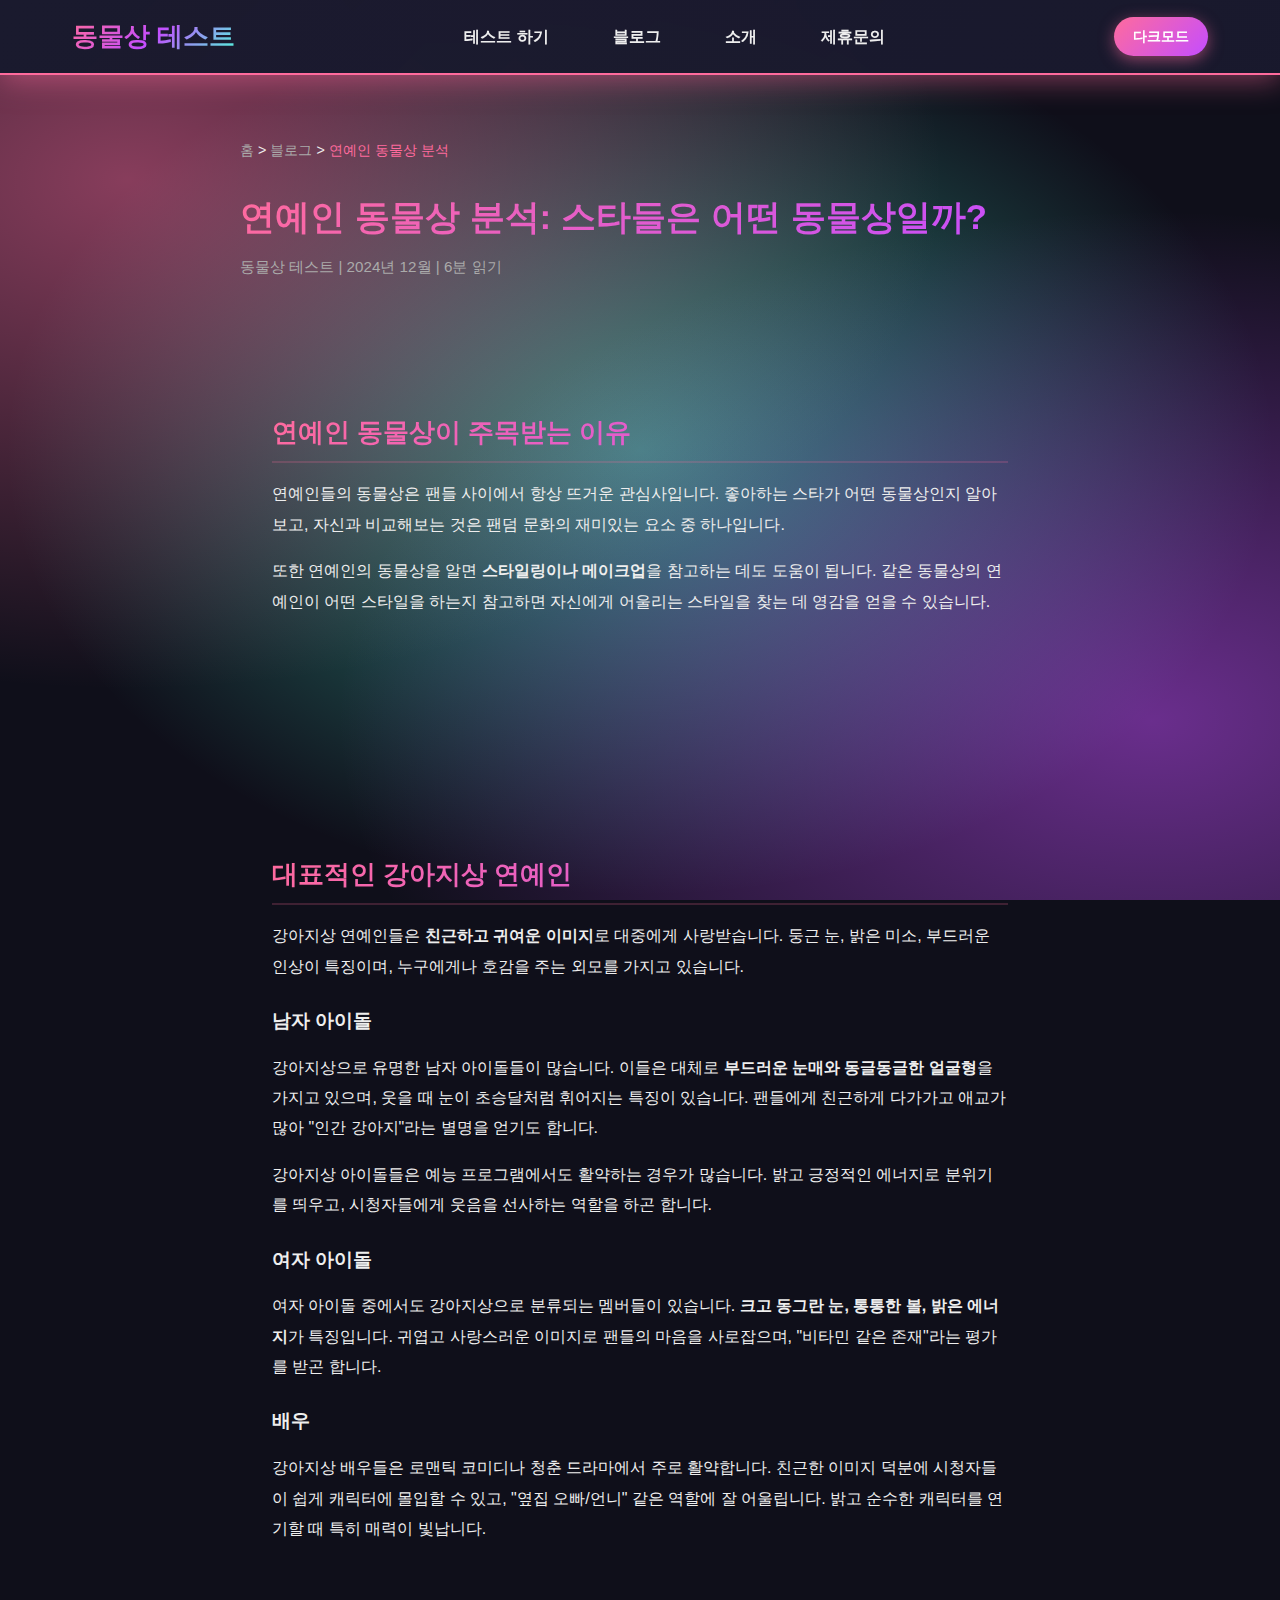
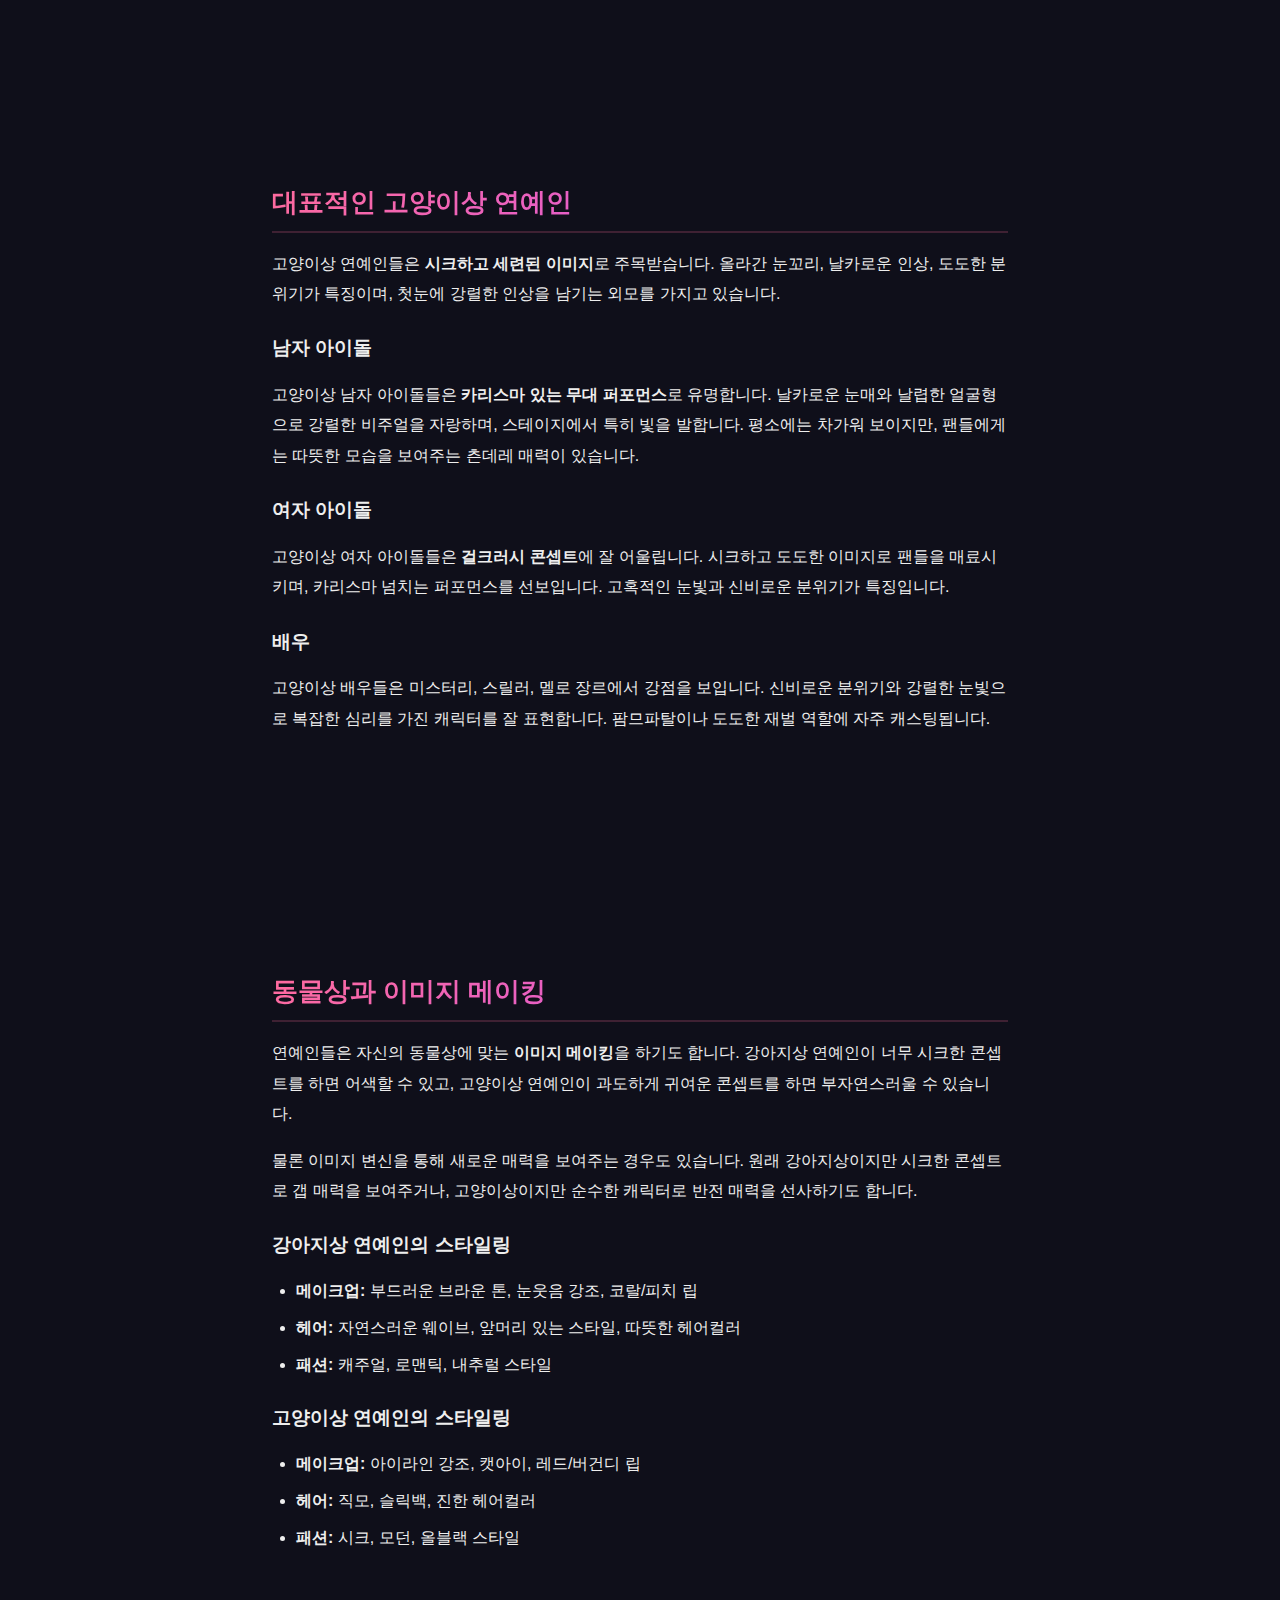
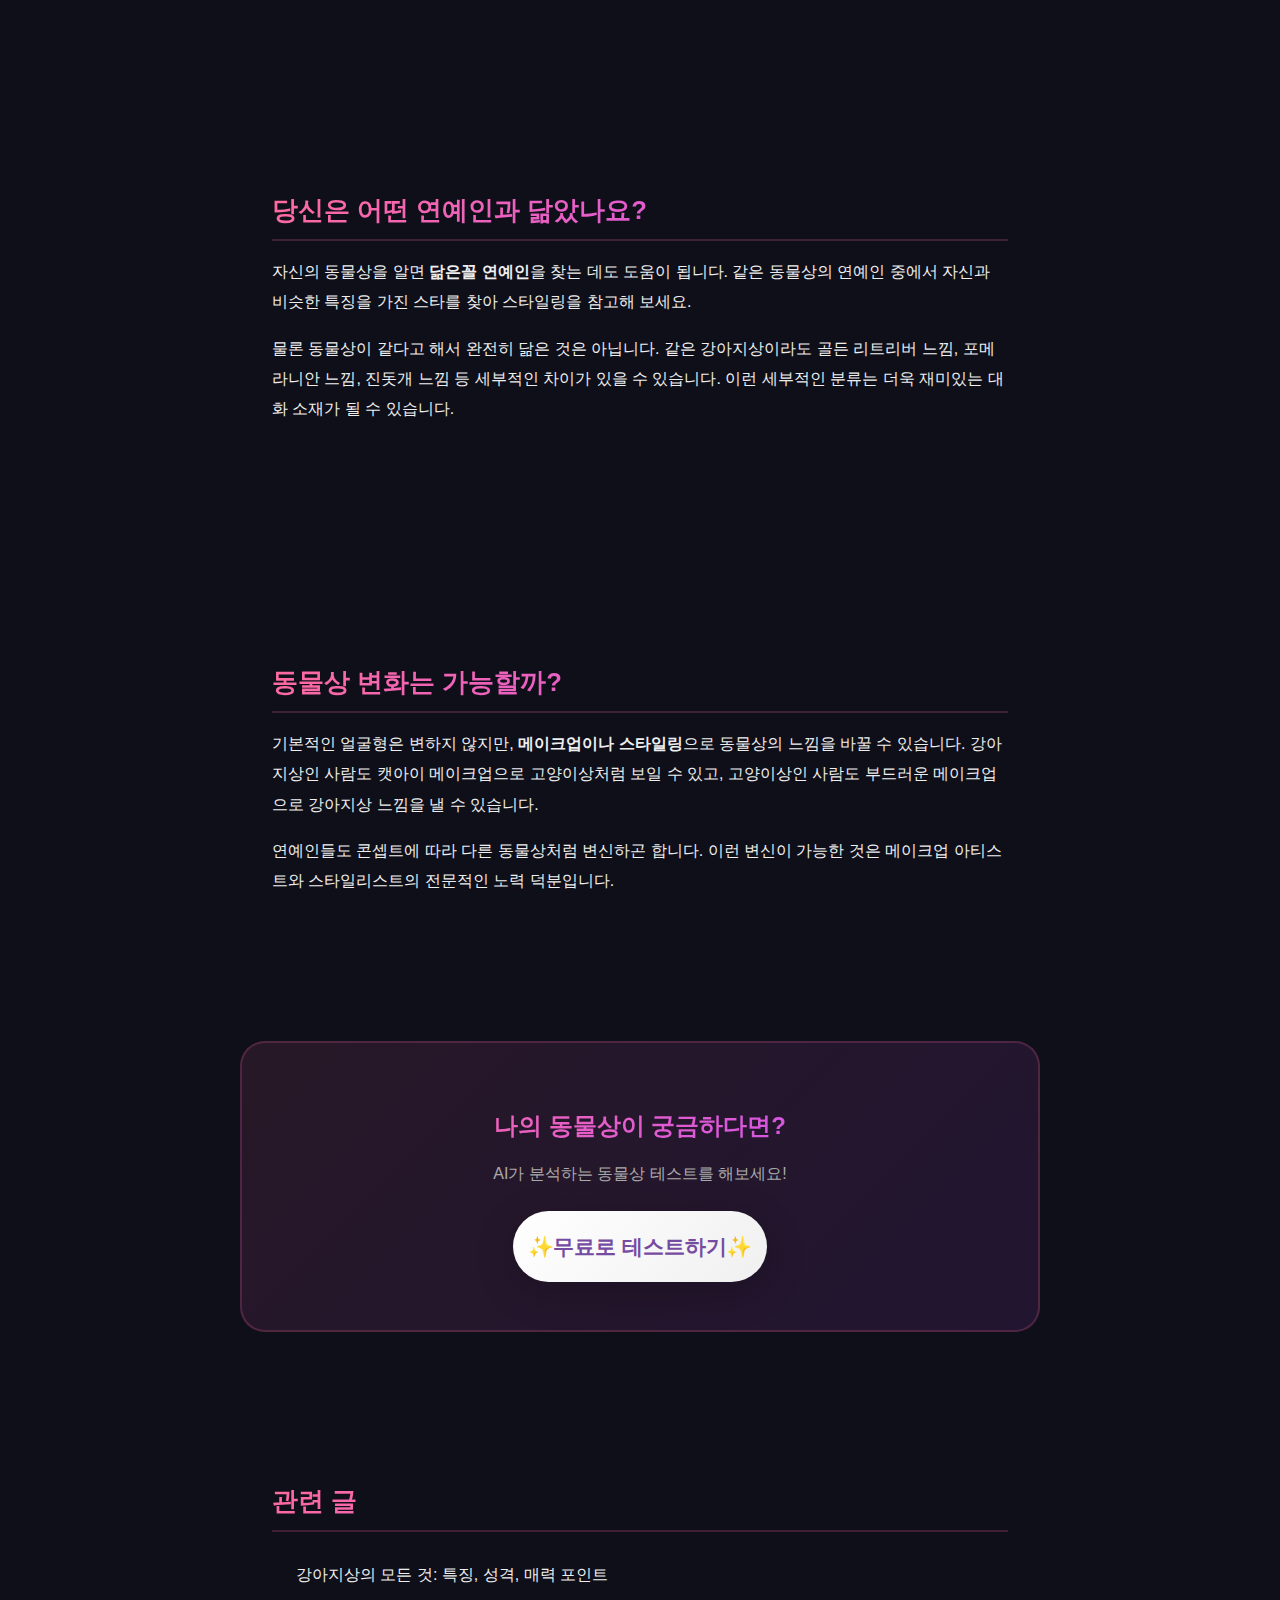
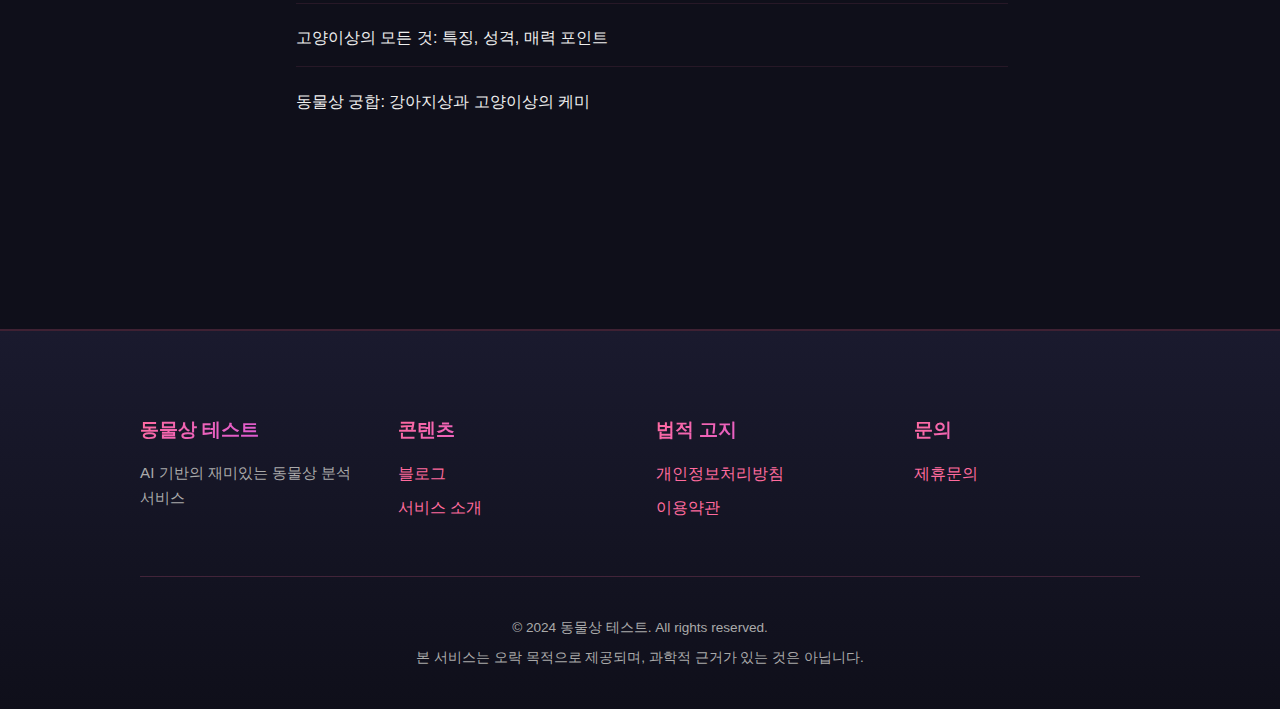
<file: blog/celebrity-animal-faces.html>
<!DOCTYPE html>
<html lang="ko">
<head>
    <!-- Google tag (gtag.js) -->
    <script async src="https://www.googletagmanager.com/gtag/js?id=G-WE6L1ETYEF"></script>
    <script>
      window.dataLayer = window.dataLayer || [];
      function gtag(){dataLayer.push(arguments);}
      gtag('js', new Date());
      gtag('config', 'G-WE6L1ETYEF');
    </script>
    <!-- MS Clarity -->
    <script type="text/javascript">
        (function(c,l,a,r,i,t,y){
            c[a]=c[a]||function(){(c[a].q=c[a].q||[]).push(arguments)};
            t=l.createElement(r);t.async=1;t.src="https://www.clarity.ms/tag/"+i;
            y=l.getElementsByTagName(r)[0];y.parentNode.insertBefore(t,y);
        })(window, document, "clarity", "script", "vbwsmnb8zi");
    </script>
    <link rel="icon" type="image/svg+xml" href="../favicon.svg">
    <meta charset="UTF-8">
    <meta name="viewport" content="width=device-width, initial-scale=1.0">
    <meta name="google-adsense-account" content="ca-pub-9737219450188529">
    <meta name="description" content="인기 연예인들의 동물상을 분석합니다. 대표적인 강아지상 연예인과 고양이상 연예인은 누구일까요?">
    <meta name="keywords" content="연예인 동물상, 강아지상 연예인, 고양이상 연예인, 아이돌 동물상, 배우 동물상">
    <title>연예인 동물상 분석: 스타들은 어떤 동물상일까? - AI 동물상 테스트</title>
    <link rel="stylesheet" href="../style.css">
    <script async src="https://pagead2.googlesyndication.com/pagead/js/adsbygoogle.js?client=ca-pub-9737219450188529"
        crossorigin="anonymous"></script>
</head>
<body>
    <!-- Navigation -->
    <nav class="navbar">
        <div class="nav-container">
            <a href="../index.html" class="nav-logo">동물상 테스트</a>
            <ul class="nav-menu">
                <li><a href="../index.html#test-section">테스트 하기</a></li>
                <li><a href="../blog.html">블로그</a></li>
                <li><a href="../about.html">소개</a></li>
                <li><a href="../contact.html">제휴문의</a></li>
            </ul>
            <button id="theme-toggle-btn" class="theme-btn">다크모드</button>
        </div>
    </nav>

    <main class="content-page">
        <div class="container">
            <article class="article-content">
                <nav class="breadcrumb">
                    <a href="../index.html">홈</a> &gt; <a href="../blog.html">블로그</a> &gt; <span>연예인 동물상 분석</span>
                </nav>

                <h1>연예인 동물상 분석: 스타들은 어떤 동물상일까?</h1>
                <p class="article-meta">동물상 테스트 | 2024년 12월 | 6분 읽기</p>

                <section class="article-section">
                    <h2>연예인 동물상이 주목받는 이유</h2>
                    <p>
                        연예인들의 동물상은 팬들 사이에서 항상 뜨거운 관심사입니다.
                        좋아하는 스타가 어떤 동물상인지 알아보고, 자신과 비교해보는 것은
                        팬덤 문화의 재미있는 요소 중 하나입니다.
                    </p>
                    <p>
                        또한 연예인의 동물상을 알면 <strong>스타일링이나 메이크업</strong>을 참고하는 데도 도움이 됩니다.
                        같은 동물상의 연예인이 어떤 스타일을 하는지 참고하면
                        자신에게 어울리는 스타일을 찾는 데 영감을 얻을 수 있습니다.
                    </p>
                </section>

                <section class="article-section">
                    <h2>대표적인 강아지상 연예인</h2>
                    <p>
                        강아지상 연예인들은 <strong>친근하고 귀여운 이미지</strong>로 대중에게 사랑받습니다.
                        둥근 눈, 밝은 미소, 부드러운 인상이 특징이며,
                        누구에게나 호감을 주는 외모를 가지고 있습니다.
                    </p>

                    <h3>남자 아이돌</h3>
                    <p>
                        강아지상으로 유명한 남자 아이돌들이 많습니다.
                        이들은 대체로 <strong>부드러운 눈매와 동글동글한 얼굴형</strong>을 가지고 있으며,
                        웃을 때 눈이 초승달처럼 휘어지는 특징이 있습니다.
                        팬들에게 친근하게 다가가고 애교가 많아
                        "인간 강아지"라는 별명을 얻기도 합니다.
                    </p>
                    <p>
                        강아지상 아이돌들은 예능 프로그램에서도 활약하는 경우가 많습니다.
                        밝고 긍정적인 에너지로 분위기를 띄우고,
                        시청자들에게 웃음을 선사하는 역할을 하곤 합니다.
                    </p>

                    <h3>여자 아이돌</h3>
                    <p>
                        여자 아이돌 중에서도 강아지상으로 분류되는 멤버들이 있습니다.
                        <strong>크고 동그란 눈, 통통한 볼, 밝은 에너지</strong>가 특징입니다.
                        귀엽고 사랑스러운 이미지로 팬들의 마음을 사로잡으며,
                        "비타민 같은 존재"라는 평가를 받곤 합니다.
                    </p>

                    <h3>배우</h3>
                    <p>
                        강아지상 배우들은 로맨틱 코미디나 청춘 드라마에서 주로 활약합니다.
                        친근한 이미지 덕분에 시청자들이 쉽게 캐릭터에 몰입할 수 있고,
                        "옆집 오빠/언니" 같은 역할에 잘 어울립니다.
                        밝고 순수한 캐릭터를 연기할 때 특히 매력이 빛납니다.
                    </p>
                </section>

                <section class="article-section">
                    <h2>대표적인 고양이상 연예인</h2>
                    <p>
                        고양이상 연예인들은 <strong>시크하고 세련된 이미지</strong>로 주목받습니다.
                        올라간 눈꼬리, 날카로운 인상, 도도한 분위기가 특징이며,
                        첫눈에 강렬한 인상을 남기는 외모를 가지고 있습니다.
                    </p>

                    <h3>남자 아이돌</h3>
                    <p>
                        고양이상 남자 아이돌들은 <strong>카리스마 있는 무대 퍼포먼스</strong>로 유명합니다.
                        날카로운 눈매와 날렵한 얼굴형으로 강렬한 비주얼을 자랑하며,
                        스테이지에서 특히 빛을 발합니다.
                        평소에는 차가워 보이지만, 팬들에게는 따뜻한 모습을 보여주는
                        츤데레 매력이 있습니다.
                    </p>

                    <h3>여자 아이돌</h3>
                    <p>
                        고양이상 여자 아이돌들은 <strong>걸크러시 콘셉트</strong>에 잘 어울립니다.
                        시크하고 도도한 이미지로 팬들을 매료시키며,
                        카리스마 넘치는 퍼포먼스를 선보입니다.
                        고혹적인 눈빛과 신비로운 분위기가 특징입니다.
                    </p>

                    <h3>배우</h3>
                    <p>
                        고양이상 배우들은 미스터리, 스릴러, 멜로 장르에서 강점을 보입니다.
                        신비로운 분위기와 강렬한 눈빛으로
                        복잡한 심리를 가진 캐릭터를 잘 표현합니다.
                        팜므파탈이나 도도한 재벌 역할에 자주 캐스팅됩니다.
                    </p>
                </section>

                <section class="article-section">
                    <h2>동물상과 이미지 메이킹</h2>
                    <p>
                        연예인들은 자신의 동물상에 맞는 <strong>이미지 메이킹</strong>을 하기도 합니다.
                        강아지상 연예인이 너무 시크한 콘셉트를 하면 어색할 수 있고,
                        고양이상 연예인이 과도하게 귀여운 콘셉트를 하면 부자연스러울 수 있습니다.
                    </p>
                    <p>
                        물론 이미지 변신을 통해 새로운 매력을 보여주는 경우도 있습니다.
                        원래 강아지상이지만 시크한 콘셉트로 갭 매력을 보여주거나,
                        고양이상이지만 순수한 캐릭터로 반전 매력을 선사하기도 합니다.
                    </p>

                    <h3>강아지상 연예인의 스타일링</h3>
                    <ul>
                        <li><strong>메이크업:</strong> 부드러운 브라운 톤, 눈웃음 강조, 코랄/피치 립</li>
                        <li><strong>헤어:</strong> 자연스러운 웨이브, 앞머리 있는 스타일, 따뜻한 헤어컬러</li>
                        <li><strong>패션:</strong> 캐주얼, 로맨틱, 내추럴 스타일</li>
                    </ul>

                    <h3>고양이상 연예인의 스타일링</h3>
                    <ul>
                        <li><strong>메이크업:</strong> 아이라인 강조, 캣아이, 레드/버건디 립</li>
                        <li><strong>헤어:</strong> 직모, 슬릭백, 진한 헤어컬러</li>
                        <li><strong>패션:</strong> 시크, 모던, 올블랙 스타일</li>
                    </ul>
                </section>

                <section class="article-section">
                    <h2>당신은 어떤 연예인과 닮았나요?</h2>
                    <p>
                        자신의 동물상을 알면 <strong>닮은꼴 연예인</strong>을 찾는 데도 도움이 됩니다.
                        같은 동물상의 연예인 중에서 자신과 비슷한 특징을 가진 스타를 찾아
                        스타일링을 참고해 보세요.
                    </p>
                    <p>
                        물론 동물상이 같다고 해서 완전히 닮은 것은 아닙니다.
                        같은 강아지상이라도 골든 리트리버 느낌, 포메라니안 느낌, 진돗개 느낌 등
                        세부적인 차이가 있을 수 있습니다.
                        이런 세부적인 분류는 더욱 재미있는 대화 소재가 될 수 있습니다.
                    </p>
                </section>

                <section class="article-section">
                    <h2>동물상 변화는 가능할까?</h2>
                    <p>
                        기본적인 얼굴형은 변하지 않지만, <strong>메이크업이나 스타일링</strong>으로
                        동물상의 느낌을 바꿀 수 있습니다.
                        강아지상인 사람도 캣아이 메이크업으로 고양이상처럼 보일 수 있고,
                        고양이상인 사람도 부드러운 메이크업으로 강아지상 느낌을 낼 수 있습니다.
                    </p>
                    <p>
                        연예인들도 콘셉트에 따라 다른 동물상처럼 변신하곤 합니다.
                        이런 변신이 가능한 것은 메이크업 아티스트와 스타일리스트의
                        전문적인 노력 덕분입니다.
                    </p>
                </section>

                <div class="cta-box">
                    <h3>나의 동물상이 궁금하다면?</h3>
                    <p>AI가 분석하는 동물상 테스트를 해보세요!</p>
                    <a href="../index.html#test-section" class="cta-button">무료로 테스트하기</a>
                </div>

                <section class="article-section">
                    <h2>관련 글</h2>
                    <ul class="related-posts">
                        <li><a href="dog-face-characteristics.html">강아지상의 모든 것: 특징, 성격, 매력 포인트</a></li>
                        <li><a href="cat-face-characteristics.html">고양이상의 모든 것: 특징, 성격, 매력 포인트</a></li>
                        <li><a href="animal-face-compatibility.html">동물상 궁합: 강아지상과 고양이상의 케미</a></li>
                    </ul>
                </section>
            </article>
        </div>
    </main>

    <!-- Footer -->
    <footer class="footer">
        <div class="container">
            <div class="footer-content">
                <div class="footer-section">
                    <h3>동물상 테스트</h3>
                    <p>AI 기반의 재미있는 동물상 분석 서비스</p>
                </div>
                <div class="footer-section">
                    <h3>콘텐츠</h3>
                    <ul>
                        <li><a href="../blog.html">블로그</a></li>
                        <li><a href="../about.html">서비스 소개</a></li>
                    </ul>
                </div>
                <div class="footer-section">
                    <h3>법적 고지</h3>
                    <ul>
                        <li><a href="../privacy.html">개인정보처리방침</a></li>
                        <li><a href="../terms.html">이용약관</a></li>
                    </ul>
                </div>
                <div class="footer-section">
                    <h3>문의</h3>
                    <ul>
                        <li><a href="../contact.html">제휴문의</a></li>
                    </ul>
                </div>
            </div>
            <div class="footer-bottom">
                <p>&copy; 2024 동물상 테스트. All rights reserved.</p>
                <p>본 서비스는 오락 목적으로 제공되며, 과학적 근거가 있는 것은 아닙니다.</p>
            </div>
        </div>
    </footer>

    <script src="../main.js"></script>
</body>
</html>
</file>
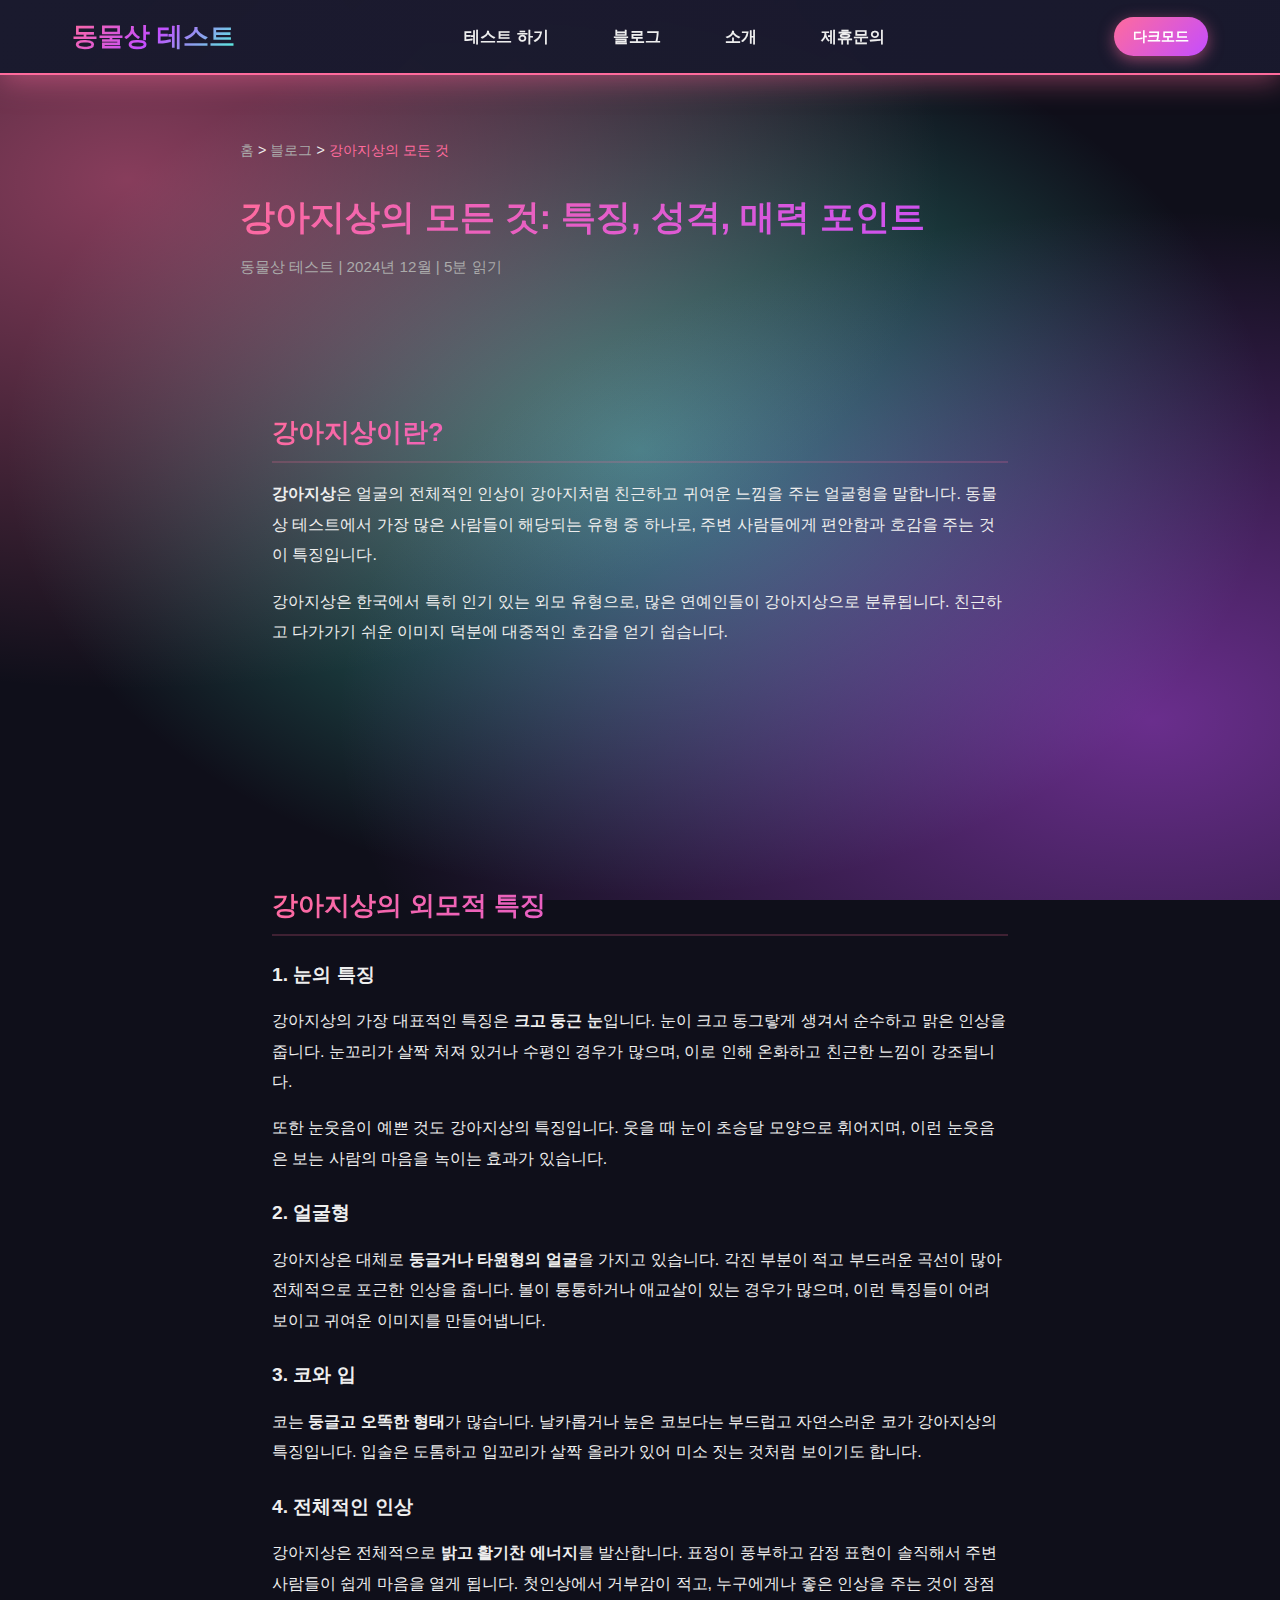
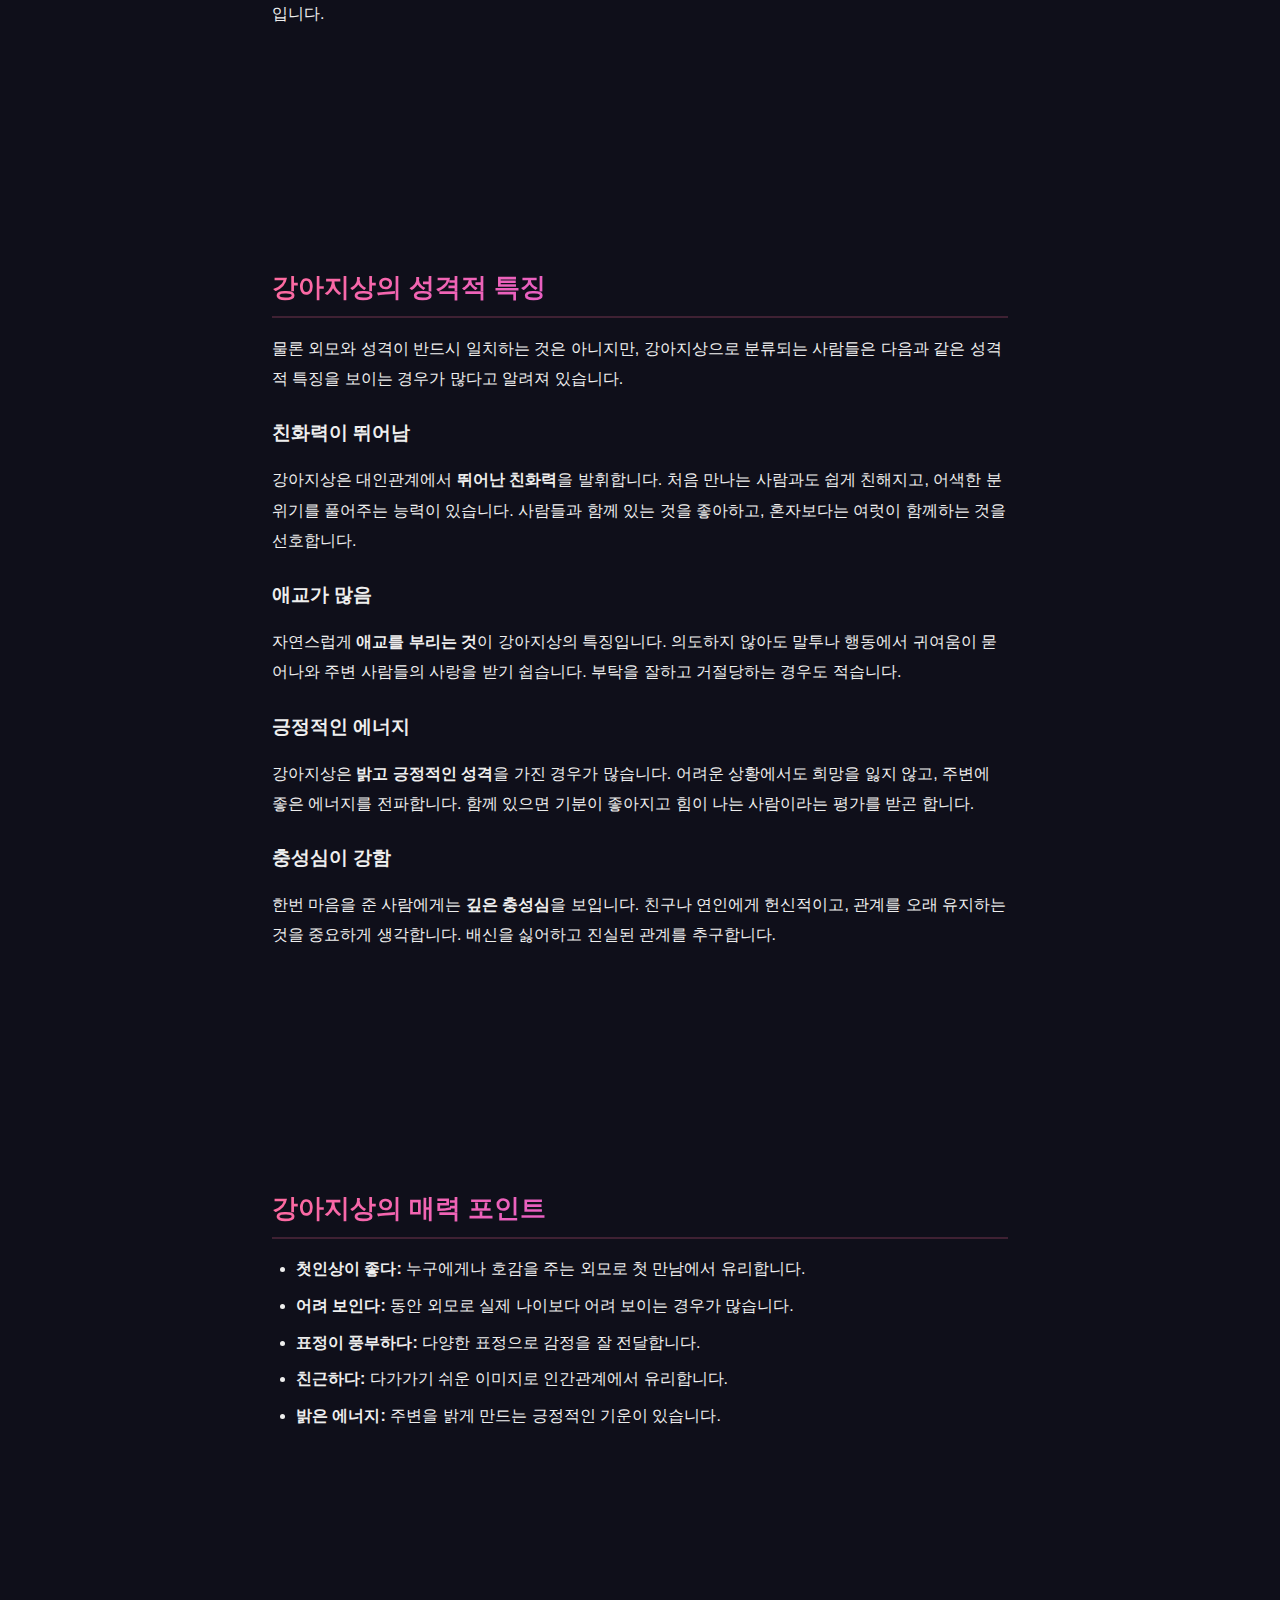
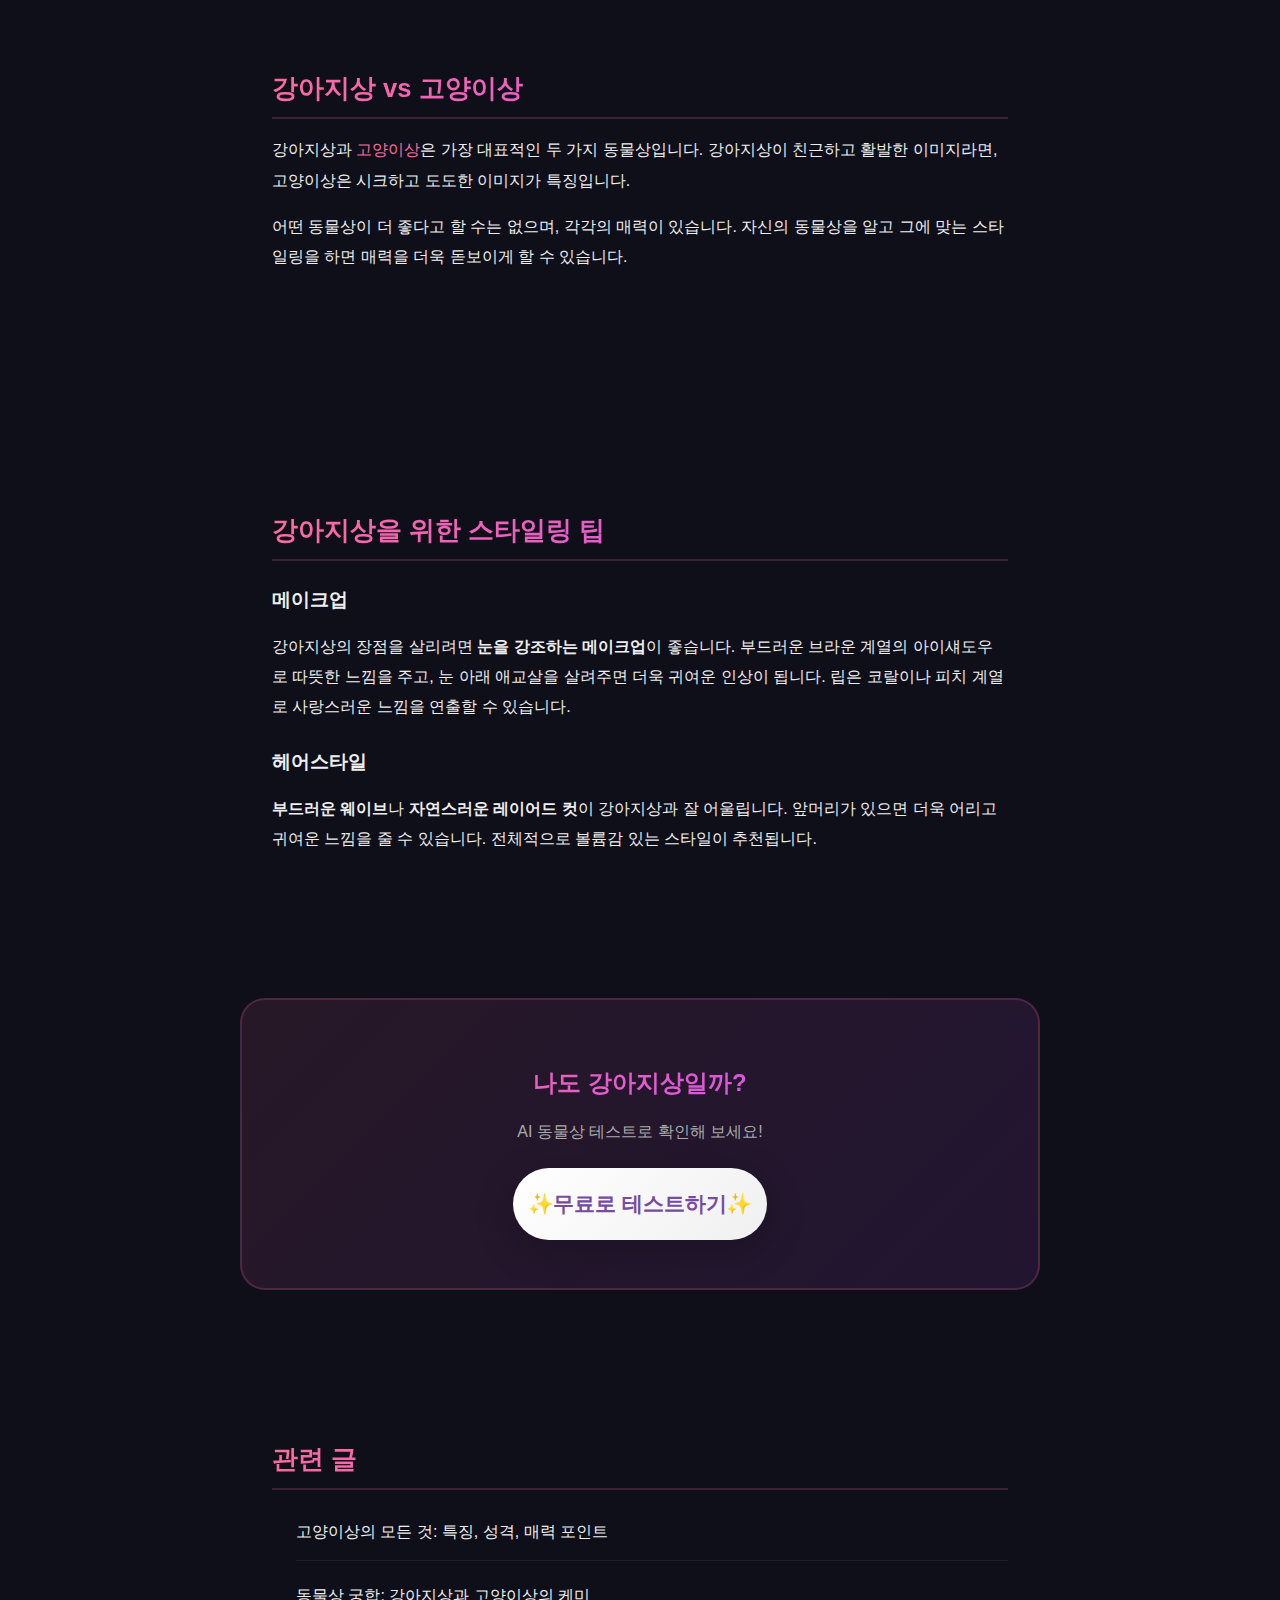
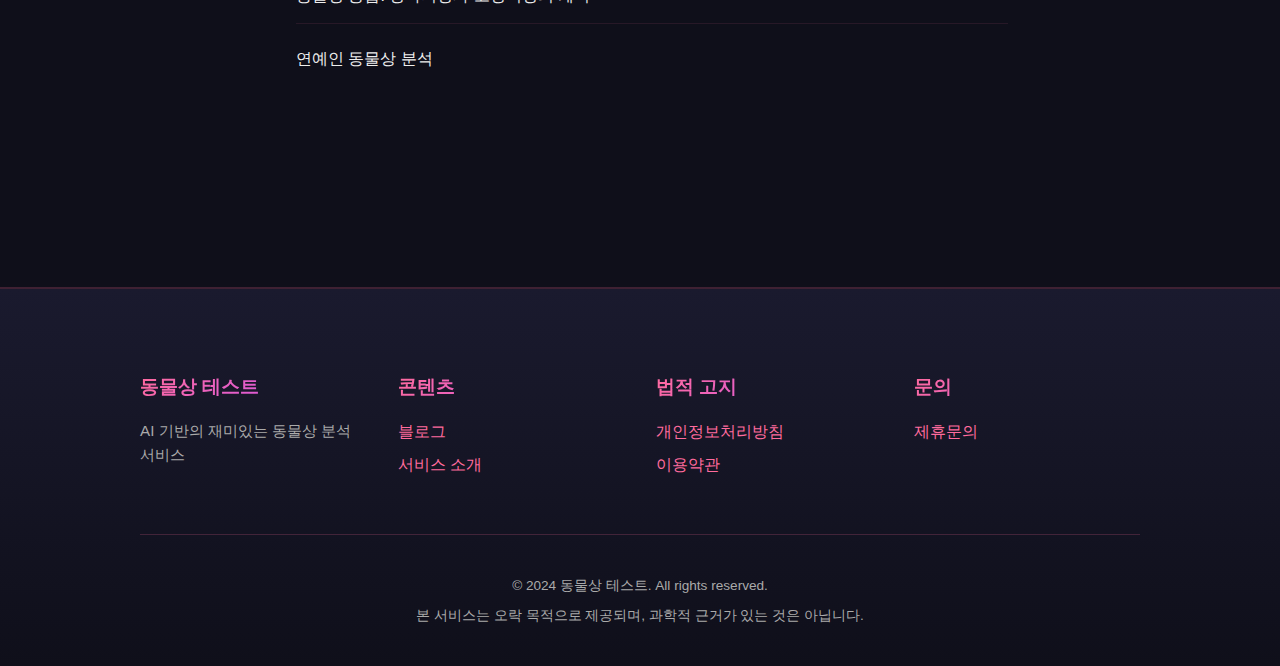
<file: blog/dog-face-characteristics.html>
<!DOCTYPE html>
<html lang="ko">
<head>
    <!-- Google tag (gtag.js) -->
    <script async src="https://www.googletagmanager.com/gtag/js?id=G-WE6L1ETYEF"></script>
    <script>
      window.dataLayer = window.dataLayer || [];
      function gtag(){dataLayer.push(arguments);}
      gtag('js', new Date());
      gtag('config', 'G-WE6L1ETYEF');
    </script>
    <!-- MS Clarity -->
    <script type="text/javascript">
        (function(c,l,a,r,i,t,y){
            c[a]=c[a]||function(){(c[a].q=c[a].q||[]).push(arguments)};
            t=l.createElement(r);t.async=1;t.src="https://www.clarity.ms/tag/"+i;
            y=l.getElementsByTagName(r)[0];y.parentNode.insertBefore(t,y);
        })(window, document, "clarity", "script", "vbwsmnb8zi");
    </script>
    <link rel="icon" type="image/svg+xml" href="../favicon.svg">
    <meta charset="UTF-8">
    <meta name="viewport" content="width=device-width, initial-scale=1.0">
    <meta name="google-adsense-account" content="ca-pub-9737219450188529">
    <meta name="description" content="강아지상의 외모적 특징, 성격, 매력 포인트를 자세히 알아봅니다. 둥근 눈, 친근한 미소, 밝은 에너지가 특징인 강아지상의 모든 것!">
    <meta name="keywords" content="강아지상, 강아지상 특징, 강아지상 성격, 강아지상 연예인, 동물상 테스트">
    <title>강아지상의 모든 것: 특징, 성격, 매력 포인트 - AI 동물상 테스트</title>
    <link rel="stylesheet" href="../style.css">
    <script async src="https://pagead2.googlesyndication.com/pagead/js/adsbygoogle.js?client=ca-pub-9737219450188529"
        crossorigin="anonymous"></script>
</head>
<body>
    <!-- Navigation -->
    <nav class="navbar">
        <div class="nav-container">
            <a href="../index.html" class="nav-logo">동물상 테스트</a>
            <ul class="nav-menu">
                <li><a href="../index.html#test-section">테스트 하기</a></li>
                <li><a href="../blog.html">블로그</a></li>
                <li><a href="../about.html">소개</a></li>
                <li><a href="../contact.html">제휴문의</a></li>
            </ul>
            <button id="theme-toggle-btn" class="theme-btn">다크모드</button>
        </div>
    </nav>

    <main class="content-page">
        <div class="container">
            <article class="article-content">
                <nav class="breadcrumb">
                    <a href="../index.html">홈</a> &gt; <a href="../blog.html">블로그</a> &gt; <span>강아지상의 모든 것</span>
                </nav>

                <h1>강아지상의 모든 것: 특징, 성격, 매력 포인트</h1>
                <p class="article-meta">동물상 테스트 | 2024년 12월 | 5분 읽기</p>

                <section class="article-section">
                    <h2>강아지상이란?</h2>
                    <p>
                        <strong>강아지상</strong>은 얼굴의 전체적인 인상이 강아지처럼 친근하고 귀여운 느낌을 주는
                        얼굴형을 말합니다. 동물상 테스트에서 가장 많은 사람들이 해당되는 유형 중 하나로,
                        주변 사람들에게 편안함과 호감을 주는 것이 특징입니다.
                    </p>
                    <p>
                        강아지상은 한국에서 특히 인기 있는 외모 유형으로, 많은 연예인들이 강아지상으로
                        분류됩니다. 친근하고 다가가기 쉬운 이미지 덕분에 대중적인 호감을 얻기 쉽습니다.
                    </p>
                </section>

                <section class="article-section">
                    <h2>강아지상의 외모적 특징</h2>

                    <h3>1. 눈의 특징</h3>
                    <p>
                        강아지상의 가장 대표적인 특징은 <strong>크고 둥근 눈</strong>입니다.
                        눈이 크고 동그랗게 생겨서 순수하고 맑은 인상을 줍니다.
                        눈꼬리가 살짝 처져 있거나 수평인 경우가 많으며,
                        이로 인해 온화하고 친근한 느낌이 강조됩니다.
                    </p>
                    <p>
                        또한 눈웃음이 예쁜 것도 강아지상의 특징입니다.
                        웃을 때 눈이 초승달 모양으로 휘어지며,
                        이런 눈웃음은 보는 사람의 마음을 녹이는 효과가 있습니다.
                    </p>

                    <h3>2. 얼굴형</h3>
                    <p>
                        강아지상은 대체로 <strong>둥글거나 타원형의 얼굴</strong>을 가지고 있습니다.
                        각진 부분이 적고 부드러운 곡선이 많아 전체적으로 포근한 인상을 줍니다.
                        볼이 통통하거나 애교살이 있는 경우가 많으며,
                        이런 특징들이 어려 보이고 귀여운 이미지를 만들어냅니다.
                    </p>

                    <h3>3. 코와 입</h3>
                    <p>
                        코는 <strong>둥글고 오똑한 형태</strong>가 많습니다.
                        날카롭거나 높은 코보다는 부드럽고 자연스러운 코가 강아지상의 특징입니다.
                        입술은 도톰하고 입꼬리가 살짝 올라가 있어 미소 짓는 것처럼 보이기도 합니다.
                    </p>

                    <h3>4. 전체적인 인상</h3>
                    <p>
                        강아지상은 전체적으로 <strong>밝고 활기찬 에너지</strong>를 발산합니다.
                        표정이 풍부하고 감정 표현이 솔직해서 주변 사람들이 쉽게 마음을 열게 됩니다.
                        첫인상에서 거부감이 적고, 누구에게나 좋은 인상을 주는 것이 장점입니다.
                    </p>
                </section>

                <section class="article-section">
                    <h2>강아지상의 성격적 특징</h2>
                    <p>
                        물론 외모와 성격이 반드시 일치하는 것은 아니지만,
                        강아지상으로 분류되는 사람들은 다음과 같은 성격적 특징을 보이는 경우가 많다고 알려져 있습니다.
                    </p>

                    <h3>친화력이 뛰어남</h3>
                    <p>
                        강아지상은 대인관계에서 <strong>뛰어난 친화력</strong>을 발휘합니다.
                        처음 만나는 사람과도 쉽게 친해지고, 어색한 분위기를 풀어주는 능력이 있습니다.
                        사람들과 함께 있는 것을 좋아하고, 혼자보다는 여럿이 함께하는 것을 선호합니다.
                    </p>

                    <h3>애교가 많음</h3>
                    <p>
                        자연스럽게 <strong>애교를 부리는 것</strong>이 강아지상의 특징입니다.
                        의도하지 않아도 말투나 행동에서 귀여움이 묻어나와
                        주변 사람들의 사랑을 받기 쉽습니다.
                        부탁을 잘하고 거절당하는 경우도 적습니다.
                    </p>

                    <h3>긍정적인 에너지</h3>
                    <p>
                        강아지상은 <strong>밝고 긍정적인 성격</strong>을 가진 경우가 많습니다.
                        어려운 상황에서도 희망을 잃지 않고, 주변에 좋은 에너지를 전파합니다.
                        함께 있으면 기분이 좋아지고 힘이 나는 사람이라는 평가를 받곤 합니다.
                    </p>

                    <h3>충성심이 강함</h3>
                    <p>
                        한번 마음을 준 사람에게는 <strong>깊은 충성심</strong>을 보입니다.
                        친구나 연인에게 헌신적이고, 관계를 오래 유지하는 것을 중요하게 생각합니다.
                        배신을 싫어하고 진실된 관계를 추구합니다.
                    </p>
                </section>

                <section class="article-section">
                    <h2>강아지상의 매력 포인트</h2>
                    <ul>
                        <li><strong>첫인상이 좋다:</strong> 누구에게나 호감을 주는 외모로 첫 만남에서 유리합니다.</li>
                        <li><strong>어려 보인다:</strong> 동안 외모로 실제 나이보다 어려 보이는 경우가 많습니다.</li>
                        <li><strong>표정이 풍부하다:</strong> 다양한 표정으로 감정을 잘 전달합니다.</li>
                        <li><strong>친근하다:</strong> 다가가기 쉬운 이미지로 인간관계에서 유리합니다.</li>
                        <li><strong>밝은 에너지:</strong> 주변을 밝게 만드는 긍정적인 기운이 있습니다.</li>
                    </ul>
                </section>

                <section class="article-section">
                    <h2>강아지상 vs 고양이상</h2>
                    <p>
                        강아지상과 <a href="cat-face-characteristics.html">고양이상</a>은
                        가장 대표적인 두 가지 동물상입니다.
                        강아지상이 친근하고 활발한 이미지라면,
                        고양이상은 시크하고 도도한 이미지가 특징입니다.
                    </p>
                    <p>
                        어떤 동물상이 더 좋다고 할 수는 없으며,
                        각각의 매력이 있습니다.
                        자신의 동물상을 알고 그에 맞는 스타일링을 하면
                        매력을 더욱 돋보이게 할 수 있습니다.
                    </p>
                </section>

                <section class="article-section">
                    <h2>강아지상을 위한 스타일링 팁</h2>
                    <h3>메이크업</h3>
                    <p>
                        강아지상의 장점을 살리려면 <strong>눈을 강조하는 메이크업</strong>이 좋습니다.
                        부드러운 브라운 계열의 아이섀도우로 따뜻한 느낌을 주고,
                        눈 아래 애교살을 살려주면 더욱 귀여운 인상이 됩니다.
                        립은 코랄이나 피치 계열로 사랑스러운 느낌을 연출할 수 있습니다.
                    </p>
                    <h3>헤어스타일</h3>
                    <p>
                        <strong>부드러운 웨이브</strong>나 <strong>자연스러운 레이어드 컷</strong>이
                        강아지상과 잘 어울립니다.
                        앞머리가 있으면 더욱 어리고 귀여운 느낌을 줄 수 있습니다.
                        전체적으로 볼륨감 있는 스타일이 추천됩니다.
                    </p>
                </section>

                <div class="cta-box">
                    <h3>나도 강아지상일까?</h3>
                    <p>AI 동물상 테스트로 확인해 보세요!</p>
                    <a href="../index.html#test-section" class="cta-button">무료로 테스트하기</a>
                </div>

                <section class="article-section">
                    <h2>관련 글</h2>
                    <ul class="related-posts">
                        <li><a href="cat-face-characteristics.html">고양이상의 모든 것: 특징, 성격, 매력 포인트</a></li>
                        <li><a href="animal-face-compatibility.html">동물상 궁합: 강아지상과 고양이상의 케미</a></li>
                        <li><a href="celebrity-animal-faces.html">연예인 동물상 분석</a></li>
                    </ul>
                </section>
            </article>
        </div>
    </main>

    <!-- Footer -->
    <footer class="footer">
        <div class="container">
            <div class="footer-content">
                <div class="footer-section">
                    <h3>동물상 테스트</h3>
                    <p>AI 기반의 재미있는 동물상 분석 서비스</p>
                </div>
                <div class="footer-section">
                    <h3>콘텐츠</h3>
                    <ul>
                        <li><a href="../blog.html">블로그</a></li>
                        <li><a href="../about.html">서비스 소개</a></li>
                    </ul>
                </div>
                <div class="footer-section">
                    <h3>법적 고지</h3>
                    <ul>
                        <li><a href="../privacy.html">개인정보처리방침</a></li>
                        <li><a href="../terms.html">이용약관</a></li>
                    </ul>
                </div>
                <div class="footer-section">
                    <h3>문의</h3>
                    <ul>
                        <li><a href="../contact.html">제휴문의</a></li>
                    </ul>
                </div>
            </div>
            <div class="footer-bottom">
                <p>&copy; 2024 동물상 테스트. All rights reserved.</p>
                <p>본 서비스는 오락 목적으로 제공되며, 과학적 근거가 있는 것은 아닙니다.</p>
            </div>
        </div>
    </footer>

    <script src="../main.js"></script>
</body>
</html>
</file>
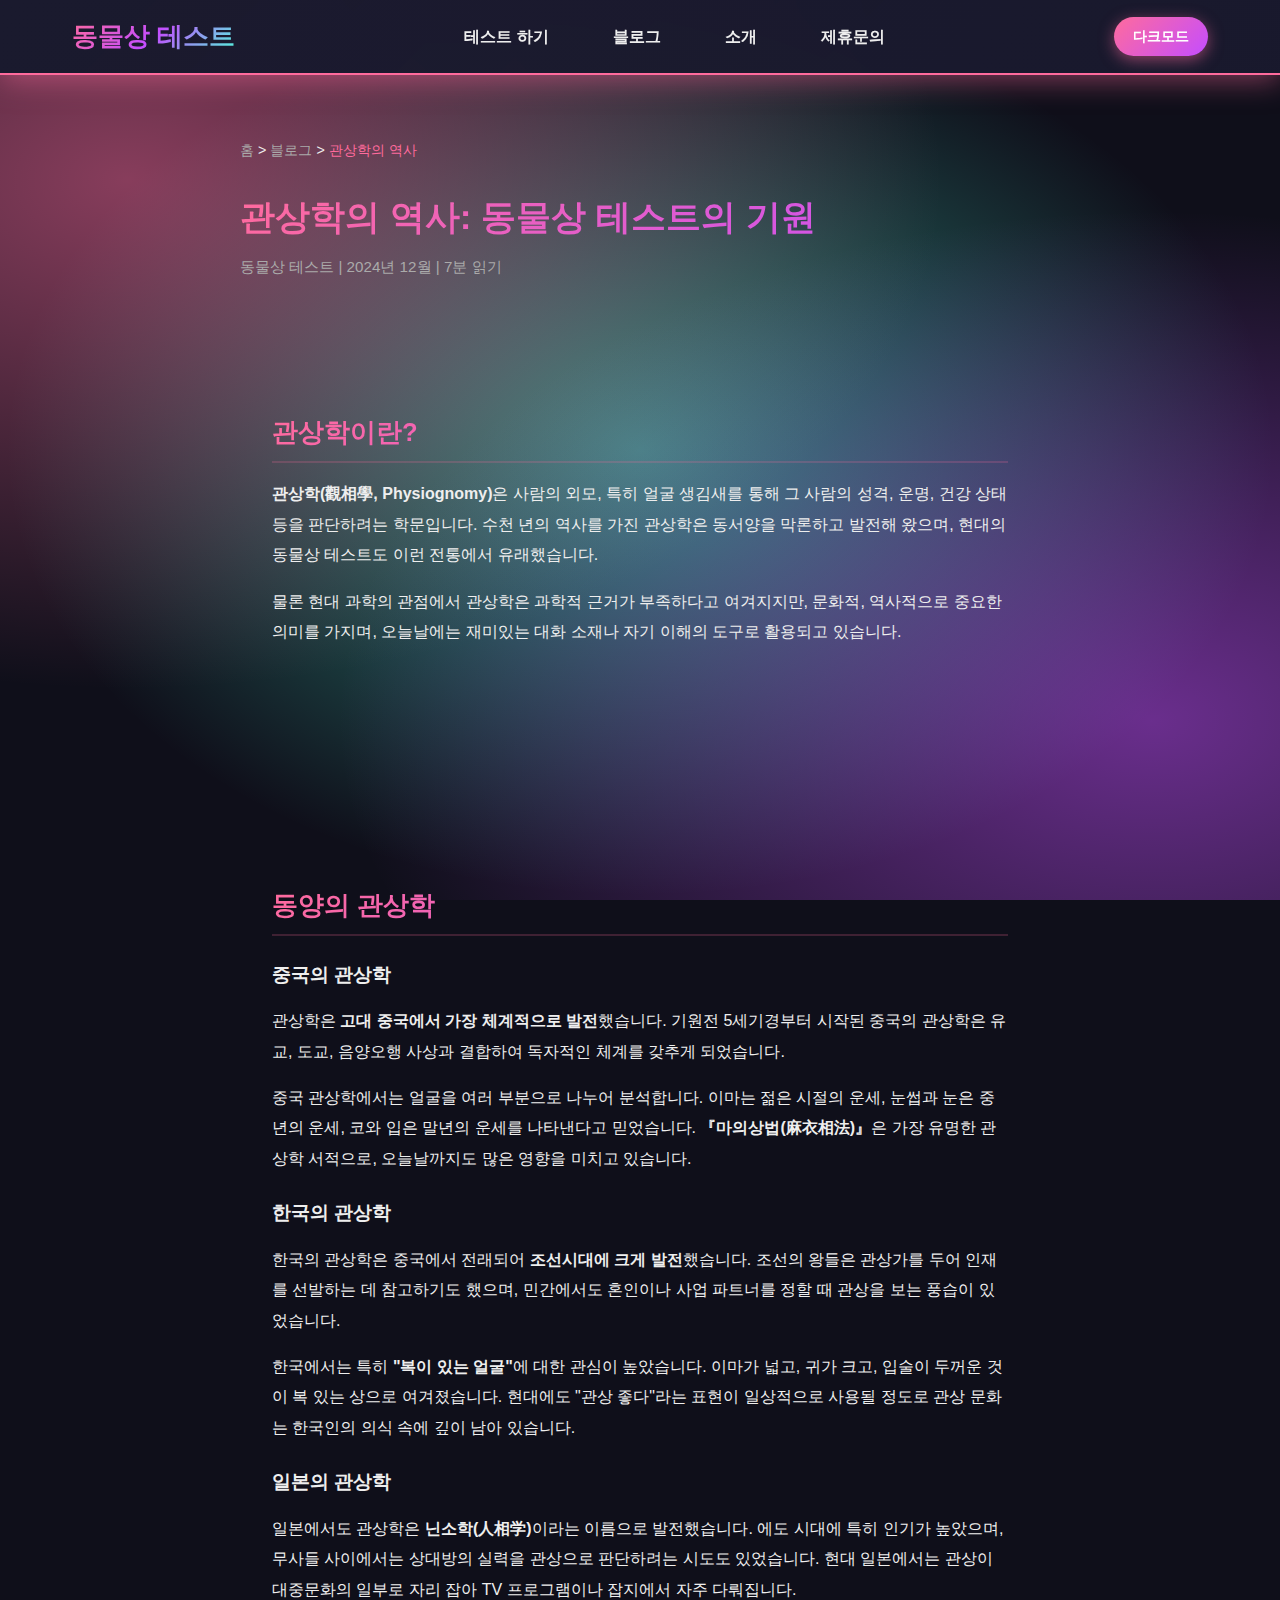
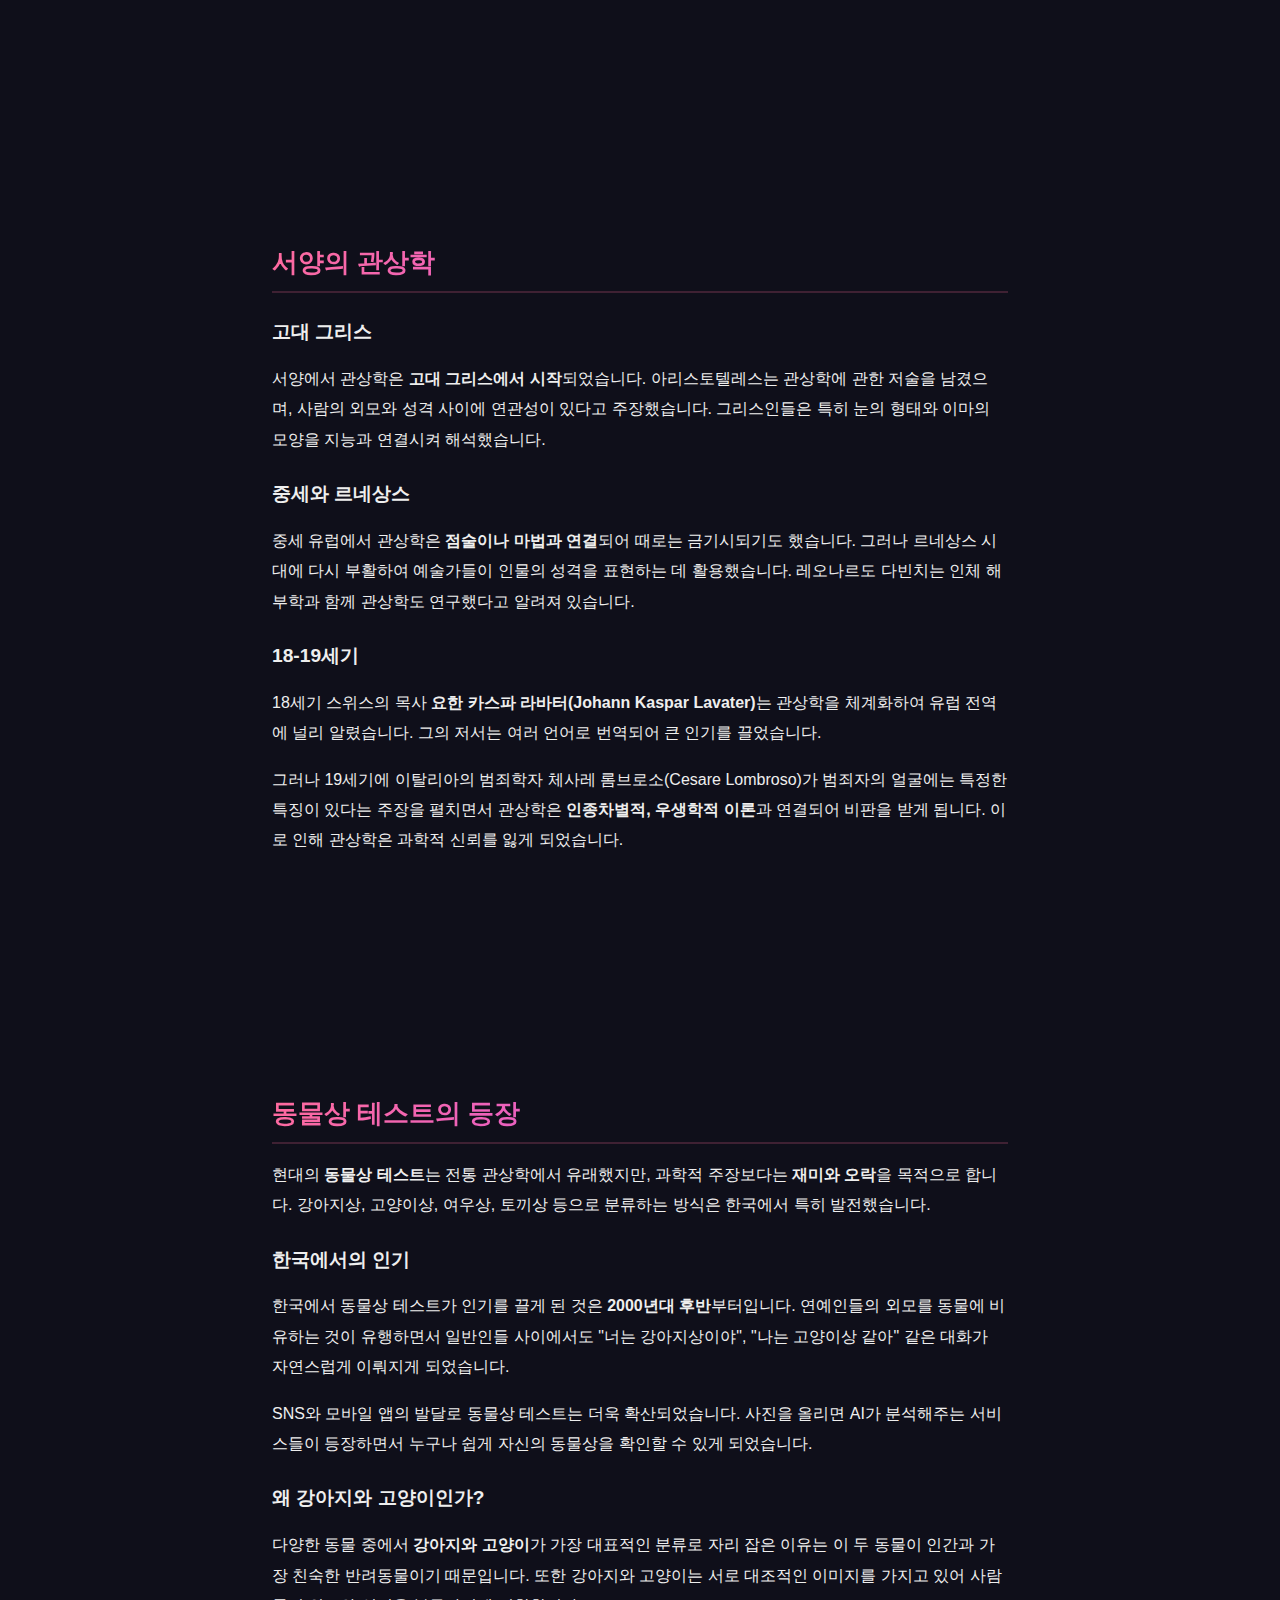
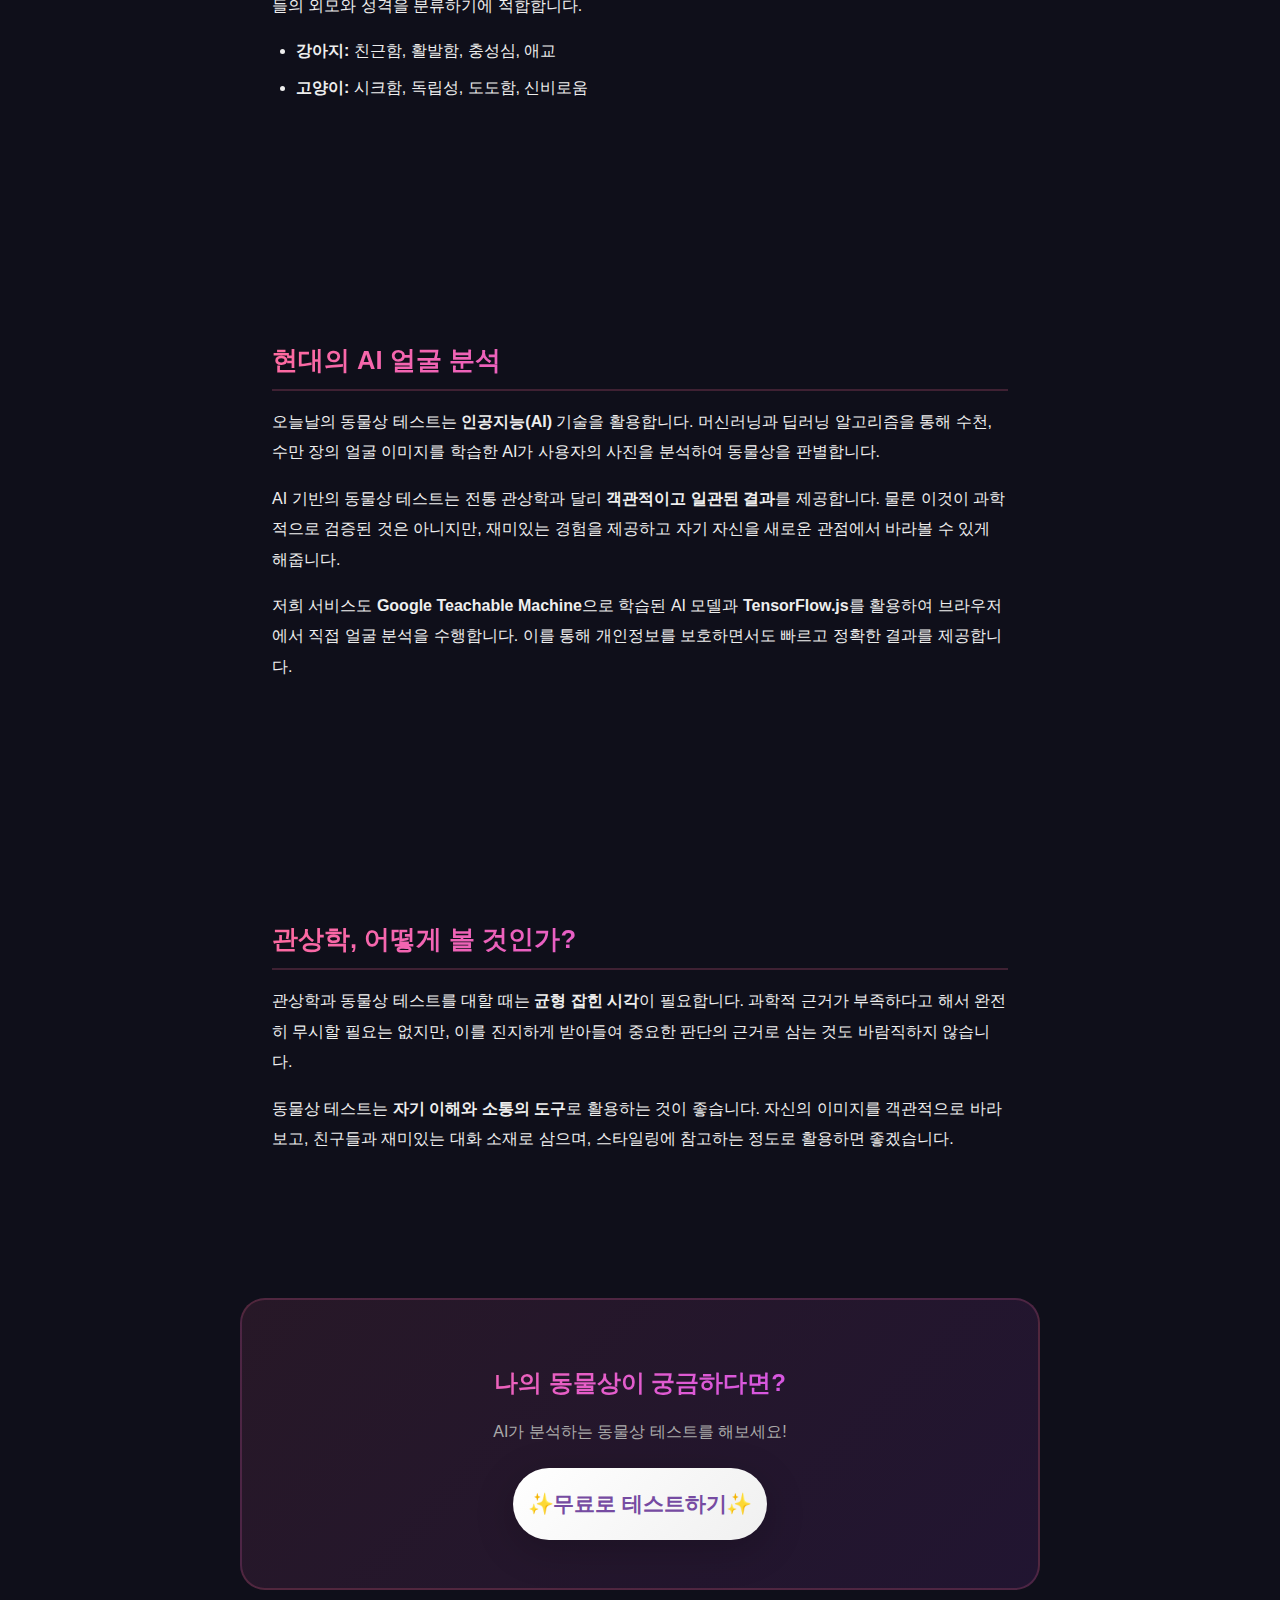
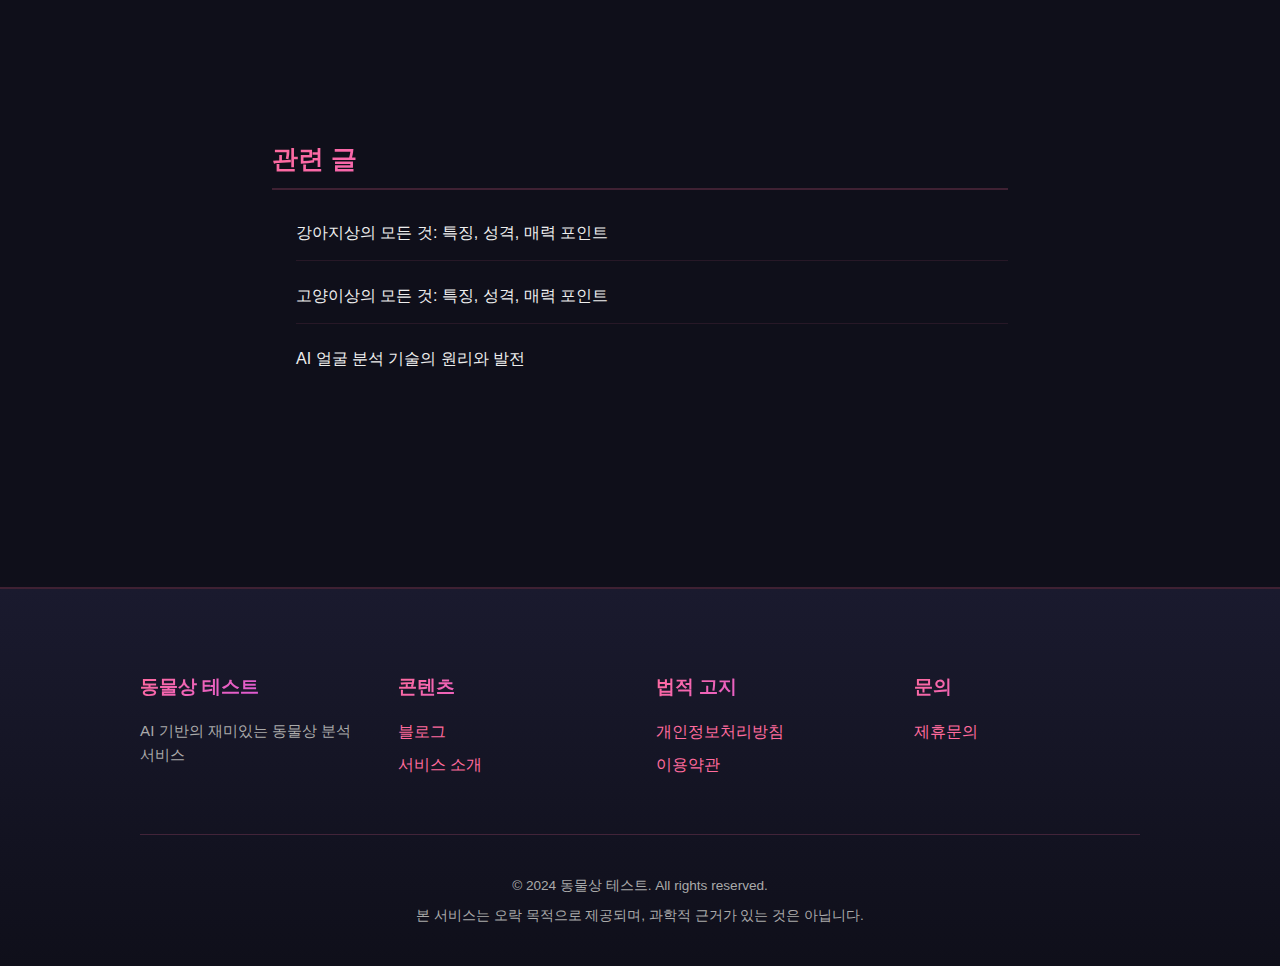
<file: blog/face-reading-history.html>
<!DOCTYPE html>
<html lang="ko">
<head>
    <!-- Google tag (gtag.js) -->
    <script async src="https://www.googletagmanager.com/gtag/js?id=G-WE6L1ETYEF"></script>
    <script>
      window.dataLayer = window.dataLayer || [];
      function gtag(){dataLayer.push(arguments);}
      gtag('js', new Date());
      gtag('config', 'G-WE6L1ETYEF');
    </script>
    <!-- MS Clarity -->
    <script type="text/javascript">
        (function(c,l,a,r,i,t,y){
            c[a]=c[a]||function(){(c[a].q=c[a].q||[]).push(arguments)};
            t=l.createElement(r);t.async=1;t.src="https://www.clarity.ms/tag/"+i;
            y=l.getElementsByTagName(r)[0];y.parentNode.insertBefore(t,y);
        })(window, document, "clarity", "script", "vbwsmnb8zi");
    </script>
    <link rel="icon" type="image/svg+xml" href="../favicon.svg">
    <meta charset="UTF-8">
    <meta name="viewport" content="width=device-width, initial-scale=1.0">
    <meta name="google-adsense-account" content="ca-pub-9737219450188529">
    <meta name="description" content="관상학의 역사와 동물상 테스트의 기원을 알아봅니다. 동양의 전통 관상학부터 현대 AI 얼굴 분석까지의 발전 과정.">
    <meta name="keywords" content="관상학, 관상학 역사, 동물상 테스트 기원, 얼굴 분석, 전통 관상">
    <title>관상학의 역사: 동물상 테스트의 기원 - AI 동물상 테스트</title>
    <link rel="stylesheet" href="../style.css">
    <script async src="https://pagead2.googlesyndication.com/pagead/js/adsbygoogle.js?client=ca-pub-9737219450188529"
        crossorigin="anonymous"></script>
</head>
<body>
    <!-- Navigation -->
    <nav class="navbar">
        <div class="nav-container">
            <a href="../index.html" class="nav-logo">동물상 테스트</a>
            <ul class="nav-menu">
                <li><a href="../index.html#test-section">테스트 하기</a></li>
                <li><a href="../blog.html">블로그</a></li>
                <li><a href="../about.html">소개</a></li>
                <li><a href="../contact.html">제휴문의</a></li>
            </ul>
            <button id="theme-toggle-btn" class="theme-btn">다크모드</button>
        </div>
    </nav>

    <main class="content-page">
        <div class="container">
            <article class="article-content">
                <nav class="breadcrumb">
                    <a href="../index.html">홈</a> &gt; <a href="../blog.html">블로그</a> &gt; <span>관상학의 역사</span>
                </nav>

                <h1>관상학의 역사: 동물상 테스트의 기원</h1>
                <p class="article-meta">동물상 테스트 | 2024년 12월 | 7분 읽기</p>

                <section class="article-section">
                    <h2>관상학이란?</h2>
                    <p>
                        <strong>관상학(觀相學, Physiognomy)</strong>은 사람의 외모, 특히 얼굴 생김새를 통해
                        그 사람의 성격, 운명, 건강 상태 등을 판단하려는 학문입니다.
                        수천 년의 역사를 가진 관상학은 동서양을 막론하고 발전해 왔으며,
                        현대의 동물상 테스트도 이런 전통에서 유래했습니다.
                    </p>
                    <p>
                        물론 현대 과학의 관점에서 관상학은 과학적 근거가 부족하다고 여겨지지만,
                        문화적, 역사적으로 중요한 의미를 가지며,
                        오늘날에는 재미있는 대화 소재나 자기 이해의 도구로 활용되고 있습니다.
                    </p>
                </section>

                <section class="article-section">
                    <h2>동양의 관상학</h2>

                    <h3>중국의 관상학</h3>
                    <p>
                        관상학은 <strong>고대 중국에서 가장 체계적으로 발전</strong>했습니다.
                        기원전 5세기경부터 시작된 중국의 관상학은
                        유교, 도교, 음양오행 사상과 결합하여 독자적인 체계를 갖추게 되었습니다.
                    </p>
                    <p>
                        중국 관상학에서는 얼굴을 여러 부분으로 나누어 분석합니다.
                        이마는 젊은 시절의 운세, 눈썹과 눈은 중년의 운세,
                        코와 입은 말년의 운세를 나타낸다고 믿었습니다.
                        <strong>『마의상법(麻衣相法)』</strong>은 가장 유명한 관상학 서적으로,
                        오늘날까지도 많은 영향을 미치고 있습니다.
                    </p>

                    <h3>한국의 관상학</h3>
                    <p>
                        한국의 관상학은 중국에서 전래되어 <strong>조선시대에 크게 발전</strong>했습니다.
                        조선의 왕들은 관상가를 두어 인재를 선발하는 데 참고하기도 했으며,
                        민간에서도 혼인이나 사업 파트너를 정할 때 관상을 보는 풍습이 있었습니다.
                    </p>
                    <p>
                        한국에서는 특히 <strong>"복이 있는 얼굴"</strong>에 대한 관심이 높았습니다.
                        이마가 넓고, 귀가 크고, 입술이 두꺼운 것이 복 있는 상으로 여겨졌습니다.
                        현대에도 "관상 좋다"라는 표현이 일상적으로 사용될 정도로
                        관상 문화는 한국인의 의식 속에 깊이 남아 있습니다.
                    </p>

                    <h3>일본의 관상학</h3>
                    <p>
                        일본에서도 관상학은 <strong>닌소학(人相学)</strong>이라는 이름으로 발전했습니다.
                        에도 시대에 특히 인기가 높았으며, 무사들 사이에서는
                        상대방의 실력을 관상으로 판단하려는 시도도 있었습니다.
                        현대 일본에서는 관상이 대중문화의 일부로 자리 잡아
                        TV 프로그램이나 잡지에서 자주 다뤄집니다.
                    </p>
                </section>

                <section class="article-section">
                    <h2>서양의 관상학</h2>

                    <h3>고대 그리스</h3>
                    <p>
                        서양에서 관상학은 <strong>고대 그리스에서 시작</strong>되었습니다.
                        아리스토텔레스는 관상학에 관한 저술을 남겼으며,
                        사람의 외모와 성격 사이에 연관성이 있다고 주장했습니다.
                        그리스인들은 특히 눈의 형태와 이마의 모양을
                        지능과 연결시켜 해석했습니다.
                    </p>

                    <h3>중세와 르네상스</h3>
                    <p>
                        중세 유럽에서 관상학은 <strong>점술이나 마법과 연결</strong>되어
                        때로는 금기시되기도 했습니다.
                        그러나 르네상스 시대에 다시 부활하여
                        예술가들이 인물의 성격을 표현하는 데 활용했습니다.
                        레오나르도 다빈치는 인체 해부학과 함께 관상학도 연구했다고 알려져 있습니다.
                    </p>

                    <h3>18-19세기</h3>
                    <p>
                        18세기 스위스의 목사 <strong>요한 카스파 라바터(Johann Kaspar Lavater)</strong>는
                        관상학을 체계화하여 유럽 전역에 널리 알렸습니다.
                        그의 저서는 여러 언어로 번역되어 큰 인기를 끌었습니다.
                    </p>
                    <p>
                        그러나 19세기에 이탈리아의 범죄학자 체사레 롬브로소(Cesare Lombroso)가
                        범죄자의 얼굴에는 특정한 특징이 있다는 주장을 펼치면서
                        관상학은 <strong>인종차별적, 우생학적 이론</strong>과 연결되어 비판을 받게 됩니다.
                        이로 인해 관상학은 과학적 신뢰를 잃게 되었습니다.
                    </p>
                </section>

                <section class="article-section">
                    <h2>동물상 테스트의 등장</h2>
                    <p>
                        현대의 <strong>동물상 테스트</strong>는 전통 관상학에서 유래했지만,
                        과학적 주장보다는 <strong>재미와 오락</strong>을 목적으로 합니다.
                        강아지상, 고양이상, 여우상, 토끼상 등으로 분류하는 방식은
                        한국에서 특히 발전했습니다.
                    </p>

                    <h3>한국에서의 인기</h3>
                    <p>
                        한국에서 동물상 테스트가 인기를 끌게 된 것은 <strong>2000년대 후반</strong>부터입니다.
                        연예인들의 외모를 동물에 비유하는 것이 유행하면서
                        일반인들 사이에서도 "너는 강아지상이야", "나는 고양이상 같아" 같은
                        대화가 자연스럽게 이뤄지게 되었습니다.
                    </p>
                    <p>
                        SNS와 모바일 앱의 발달로 동물상 테스트는 더욱 확산되었습니다.
                        사진을 올리면 AI가 분석해주는 서비스들이 등장하면서
                        누구나 쉽게 자신의 동물상을 확인할 수 있게 되었습니다.
                    </p>

                    <h3>왜 강아지와 고양이인가?</h3>
                    <p>
                        다양한 동물 중에서 <strong>강아지와 고양이</strong>가 가장 대표적인 분류로 자리 잡은 이유는
                        이 두 동물이 인간과 가장 친숙한 반려동물이기 때문입니다.
                        또한 강아지와 고양이는 서로 대조적인 이미지를 가지고 있어
                        사람들의 외모와 성격을 분류하기에 적합합니다.
                    </p>
                    <ul>
                        <li><strong>강아지:</strong> 친근함, 활발함, 충성심, 애교</li>
                        <li><strong>고양이:</strong> 시크함, 독립성, 도도함, 신비로움</li>
                    </ul>
                </section>

                <section class="article-section">
                    <h2>현대의 AI 얼굴 분석</h2>
                    <p>
                        오늘날의 동물상 테스트는 <strong>인공지능(AI)</strong> 기술을 활용합니다.
                        머신러닝과 딥러닝 알고리즘을 통해 수천, 수만 장의 얼굴 이미지를 학습한 AI가
                        사용자의 사진을 분석하여 동물상을 판별합니다.
                    </p>
                    <p>
                        AI 기반의 동물상 테스트는 전통 관상학과 달리
                        <strong>객관적이고 일관된 결과</strong>를 제공합니다.
                        물론 이것이 과학적으로 검증된 것은 아니지만,
                        재미있는 경험을 제공하고 자기 자신을 새로운 관점에서 바라볼 수 있게 해줍니다.
                    </p>
                    <p>
                        저희 서비스도 <strong>Google Teachable Machine</strong>으로 학습된 AI 모델과
                        <strong>TensorFlow.js</strong>를 활용하여
                        브라우저에서 직접 얼굴 분석을 수행합니다.
                        이를 통해 개인정보를 보호하면서도 빠르고 정확한 결과를 제공합니다.
                    </p>
                </section>

                <section class="article-section">
                    <h2>관상학, 어떻게 볼 것인가?</h2>
                    <p>
                        관상학과 동물상 테스트를 대할 때는 <strong>균형 잡힌 시각</strong>이 필요합니다.
                        과학적 근거가 부족하다고 해서 완전히 무시할 필요는 없지만,
                        이를 진지하게 받아들여 중요한 판단의 근거로 삼는 것도 바람직하지 않습니다.
                    </p>
                    <p>
                        동물상 테스트는 <strong>자기 이해와 소통의 도구</strong>로 활용하는 것이 좋습니다.
                        자신의 이미지를 객관적으로 바라보고,
                        친구들과 재미있는 대화 소재로 삼으며,
                        스타일링에 참고하는 정도로 활용하면 좋겠습니다.
                    </p>
                </section>

                <div class="cta-box">
                    <h3>나의 동물상이 궁금하다면?</h3>
                    <p>AI가 분석하는 동물상 테스트를 해보세요!</p>
                    <a href="../index.html#test-section" class="cta-button">무료로 테스트하기</a>
                </div>

                <section class="article-section">
                    <h2>관련 글</h2>
                    <ul class="related-posts">
                        <li><a href="dog-face-characteristics.html">강아지상의 모든 것: 특징, 성격, 매력 포인트</a></li>
                        <li><a href="cat-face-characteristics.html">고양이상의 모든 것: 특징, 성격, 매력 포인트</a></li>
                        <li><a href="ai-face-analysis-technology.html">AI 얼굴 분석 기술의 원리와 발전</a></li>
                    </ul>
                </section>
            </article>
        </div>
    </main>

    <!-- Footer -->
    <footer class="footer">
        <div class="container">
            <div class="footer-content">
                <div class="footer-section">
                    <h3>동물상 테스트</h3>
                    <p>AI 기반의 재미있는 동물상 분석 서비스</p>
                </div>
                <div class="footer-section">
                    <h3>콘텐츠</h3>
                    <ul>
                        <li><a href="../blog.html">블로그</a></li>
                        <li><a href="../about.html">서비스 소개</a></li>
                    </ul>
                </div>
                <div class="footer-section">
                    <h3>법적 고지</h3>
                    <ul>
                        <li><a href="../privacy.html">개인정보처리방침</a></li>
                        <li><a href="../terms.html">이용약관</a></li>
                    </ul>
                </div>
                <div class="footer-section">
                    <h3>문의</h3>
                    <ul>
                        <li><a href="../contact.html">제휴문의</a></li>
                    </ul>
                </div>
            </div>
            <div class="footer-bottom">
                <p>&copy; 2024 동물상 테스트. All rights reserved.</p>
                <p>본 서비스는 오락 목적으로 제공되며, 과학적 근거가 있는 것은 아닙니다.</p>
            </div>
        </div>
    </footer>

    <script src="../main.js"></script>
</body>
</html>
</file>
<file: style.css>
:root {
    --primary-color: #1a1a2e;
    --secondary-color: #eee;
    --accent-color: #ff6b9d;
    --accent-secondary: #c44dff;
    --accent-tertiary: #4dffdb;
    --background-color: #0f0f1a;
    --card-bg: #1a1a2e;
    --text-muted: #aaa;
    --glow-pink: rgba(255, 107, 157, 0.5);
    --glow-purple: rgba(196, 77, 255, 0.5);
    --glow-mint: rgba(77, 255, 219, 0.5);
    --font-family: 'Segoe UI', -apple-system, BlinkMacSystemFont, Roboto, sans-serif;
}

body.light-mode {
    --primary-color: #fff5f8;
    --secondary-color: #333;
    --accent-color: #ff4d94;
    --accent-secondary: #a855f7;
    --accent-tertiary: #14b8a6;
    --background-color: #fef0f5;
    --card-bg: #ffffff;
    --text-muted: #666;
    --glow-pink: rgba(255, 77, 148, 0.3);
    --glow-purple: rgba(168, 85, 247, 0.3);
    --glow-mint: rgba(20, 184, 166, 0.3);
}

* {
    box-sizing: border-box;
}

body {
    background: var(--background-color);
    background-image:
        radial-gradient(ellipse at 10% 20%, var(--glow-pink) 0%, transparent 50%),
        radial-gradient(ellipse at 90% 80%, var(--glow-purple) 0%, transparent 50%),
        radial-gradient(ellipse at 50% 50%, var(--glow-mint) 0%, transparent 70%);
    background-attachment: fixed;
    color: var(--secondary-color);
    font-family: var(--font-family);
    margin: 0;
    padding: 0;
    line-height: 1.6;
    transition: all 0.3s ease;
}

a {
    color: var(--accent-color);
    text-decoration: none;
    transition: all 0.3s ease;
}

a:hover {
    color: var(--accent-secondary);
    text-shadow: 0 0 10px var(--glow-pink);
}

/* Navigation */
.navbar {
    background: linear-gradient(135deg, var(--primary-color) 0%, rgba(26, 26, 46, 0.95) 100%);
    padding: 1rem 0;
    position: sticky;
    top: 0;
    z-index: 1000;
    box-shadow: 0 4px 30px var(--glow-pink);
    backdrop-filter: blur(10px);
    border-bottom: 2px solid var(--accent-color);
}

body.light-mode .navbar {
    background: linear-gradient(135deg, rgba(255, 245, 248, 0.95) 0%, rgba(254, 240, 245, 0.95) 100%);
    border-bottom: 2px solid var(--accent-color);
}

.nav-container {
    max-width: 1200px;
    margin: 0 auto;
    padding: 0 2rem;
    display: flex;
    justify-content: space-between;
    align-items: center;
}

.nav-logo {
    font-size: 1.6rem;
    font-weight: bold;
    background: linear-gradient(135deg, var(--accent-color), var(--accent-secondary), var(--accent-tertiary));
    -webkit-background-clip: text;
    -webkit-text-fill-color: transparent;
    background-clip: text;
    text-shadow: none;
}

.nav-logo:hover {
    text-decoration: none;
    transform: scale(1.05);
}

.nav-menu {
    list-style: none;
    display: flex;
    gap: 2rem;
    margin: 0;
    padding: 0;
}

.nav-menu a {
    color: var(--secondary-color);
    font-weight: 600;
    padding: 0.5rem 1rem;
    border-radius: 20px;
    transition: all 0.3s ease;
}

.nav-menu a:hover {
    background: linear-gradient(135deg, var(--accent-color), var(--accent-secondary));
    color: #fff;
    text-shadow: none;
    box-shadow: 0 0 20px var(--glow-pink);
}

.theme-btn {
    background: linear-gradient(135deg, var(--accent-color), var(--accent-secondary));
    border: none;
    color: #fff;
    padding: 0.6rem 1.2rem;
    border-radius: 25px;
    cursor: pointer;
    font-size: 0.9rem;
    font-weight: 600;
    transition: all 0.3s ease;
    box-shadow: 0 4px 15px var(--glow-pink);
}

.theme-btn:hover {
    transform: translateY(-3px) scale(1.05);
    box-shadow: 0 6px 25px var(--glow-pink);
}

/* Hero Section */
.hero-section {
    background: linear-gradient(135deg, #667eea 0%, #764ba2 50%, #f093fb 100%);
    padding: 6rem 2rem;
    text-align: center;
    position: relative;
    overflow: hidden;
}

.hero-section::before {
    content: '';
    position: absolute;
    top: 0;
    left: 0;
    right: 0;
    bottom: 0;
    background: url("data:image/svg+xml,%3Csvg width='60' height='60' viewBox='0 0 60 60' xmlns='http://www.w3.org/2000/svg'%3E%3Cg fill='none' fill-rule='evenodd'%3E%3Cg fill='%23ffffff' fill-opacity='0.1'%3E%3Cpath d='M36 34v-4h-2v4h-4v2h4v4h2v-4h4v-2h-4zm0-30V0h-2v4h-4v2h4v4h2V6h4V4h-4zM6 34v-4H4v4H0v2h4v4h2v-4h4v-2H6zM6 4V0H4v4H0v2h4v4h2V6h4V4H6z'/%3E%3C/g%3E%3C/g%3E%3C/svg%3E");
    opacity: 0.5;
}

.hero-section .container {
    position: relative;
    z-index: 1;
}

.hero-section h1 {
    font-size: 3.5rem;
    color: #fff;
    margin-bottom: 0.5rem;
    text-shadow: 0 0 30px rgba(255, 255, 255, 0.5), 0 0 60px var(--glow-pink);
    animation: glow 2s ease-in-out infinite alternate;
}

@keyframes glow {
    from {
        text-shadow: 0 0 30px rgba(255, 255, 255, 0.5), 0 0 60px var(--glow-pink);
    }
    to {
        text-shadow: 0 0 40px rgba(255, 255, 255, 0.8), 0 0 80px var(--glow-purple);
    }
}

.hero-section h2 {
    font-size: 1.6rem;
    color: rgba(255, 255, 255, 0.9);
    margin-bottom: 1rem;
    font-weight: normal;
}

.hero-description {
    font-size: 1.2rem;
    color: rgba(255, 255, 255, 0.85);
    margin-bottom: 2rem;
}

.cta-button {
    display: inline-block;
    background: linear-gradient(135deg, #fff 0%, #f0f0f0 100%);
    color: #764ba2;
    padding: 1.2rem 2.5rem;
    font-size: 1.3rem;
    font-weight: bold;
    border-radius: 50px;
    transition: all 0.3s ease;
    box-shadow: 0 10px 40px rgba(0, 0, 0, 0.2);
    position: relative;
    overflow: hidden;
}

.cta-button::before {
    content: '✨';
    position: absolute;
    left: 15px;
    animation: sparkle 1s ease-in-out infinite;
}

.cta-button::after {
    content: '✨';
    position: absolute;
    right: 15px;
    animation: sparkle 1s ease-in-out infinite 0.5s;
}

@keyframes sparkle {
    0%, 100% { opacity: 1; transform: scale(1); }
    50% { opacity: 0.5; transform: scale(1.2); }
}

.cta-button:hover {
    transform: translateY(-5px) scale(1.05);
    box-shadow: 0 15px 50px rgba(0, 0, 0, 0.3);
    text-decoration: none;
}

/* Sections */
section {
    padding: 5rem 2rem;
}

.container {
    max-width: 1000px;
    margin: 0 auto;
    width: 100%;
}

.section-title {
    text-align: center;
    font-size: 2.2rem;
    background: linear-gradient(135deg, var(--accent-color), var(--accent-secondary));
    -webkit-background-clip: text;
    -webkit-text-fill-color: transparent;
    background-clip: text;
    margin-bottom: 1rem;
}

.section-description {
    text-align: center;
    color: var(--text-muted);
    margin-bottom: 2rem;
    font-size: 1.1rem;
}

/* Test Section */
.test-section {
    background: var(--primary-color);
    border-radius: 0;
    position: relative;
}

.test-container {
    background: linear-gradient(145deg, var(--card-bg), rgba(255, 107, 157, 0.05));
    padding: 3rem;
    border-radius: 30px;
    box-shadow:
        0 10px 40px var(--glow-pink),
        inset 0 1px 0 rgba(255, 255, 255, 0.1);
    border: 2px solid rgba(255, 107, 157, 0.2);
}

#upload-container {
    margin: 2rem 0;
    text-align: center;
}

input[type="file"] {
    display: none;
}

.custom-file-upload {
    border: 3px dashed var(--accent-color);
    display: inline-flex;
    flex-direction: column;
    align-items: center;
    padding: 3rem 4rem;
    cursor: pointer;
    background: linear-gradient(145deg, transparent, rgba(255, 107, 157, 0.1));
    color: var(--accent-color);
    border-radius: 25px;
    font-size: 1.2rem;
    font-weight: 600;
    transition: all 0.3s ease;
}

.custom-file-upload:hover {
    background: linear-gradient(135deg, var(--accent-color), var(--accent-secondary));
    color: #fff;
    border-color: transparent;
    transform: scale(1.05);
    box-shadow: 0 10px 40px var(--glow-pink);
}

.upload-icon {
    font-size: 3rem;
    margin-bottom: 1rem;
}

.upload-hint {
    font-size: 0.9rem;
    color: var(--text-muted);
    margin-top: 1.5rem;
}

#image-preview {
    width: 100%;
    height: auto;
    object-fit: contain;
}

/* Analysis Overlay */
.analysis-overlay {
    position: absolute;
    top: 0;
    left: 0;
    right: 0;
    bottom: 0;
    background: rgba(15, 15, 26, 0.85);
    display: flex;
    align-items: center;
    justify-content: center;
    z-index: 10;
    overflow: hidden;
}

.scan-line {
    position: absolute;
    top: 0;
    left: 0;
    right: 0;
    height: 4px;
    background: linear-gradient(90deg,
        transparent,
        var(--accent-color),
        var(--accent-secondary),
        var(--accent-tertiary),
        var(--accent-secondary),
        var(--accent-color),
        transparent);
    box-shadow:
        0 0 20px var(--accent-color),
        0 0 40px var(--accent-secondary),
        0 0 60px var(--accent-tertiary);
    animation: scanDown 2s ease-in-out infinite;
}

@keyframes scanDown {
    0% {
        top: 0;
        opacity: 1;
    }
    50% {
        opacity: 0.8;
    }
    100% {
        top: calc(100% - 4px);
        opacity: 1;
    }
}

.analysis-content {
    text-align: center;
    z-index: 11;
    padding: 2rem;
}

.analysis-icon {
    font-size: 4rem;
    margin-bottom: 1.5rem;
    animation: iconPulse 1s ease-in-out infinite;
}

@keyframes iconPulse {
    0%, 100% {
        transform: scale(1);
        filter: drop-shadow(0 0 10px var(--accent-color));
    }
    50% {
        transform: scale(1.1);
        filter: drop-shadow(0 0 25px var(--accent-secondary));
    }
}

.analysis-step {
    font-size: 1.3rem;
    font-weight: 600;
    color: #fff;
    margin-bottom: 1.5rem;
    min-height: 2rem;
    background: linear-gradient(135deg, var(--accent-color), var(--accent-secondary));
    -webkit-background-clip: text;
    -webkit-text-fill-color: transparent;
    background-clip: text;
    animation: textGlow 1.5s ease-in-out infinite alternate;
}

@keyframes textGlow {
    from {
        filter: drop-shadow(0 0 5px var(--glow-pink));
    }
    to {
        filter: drop-shadow(0 0 15px var(--glow-purple));
    }
}

.progress-bar-container {
    width: 200px;
    height: 8px;
    background: rgba(255, 255, 255, 0.1);
    border-radius: 10px;
    overflow: hidden;
    margin: 0 auto 0.8rem;
    box-shadow: inset 0 2px 5px rgba(0, 0, 0, 0.3);
}

.progress-bar {
    height: 100%;
    width: 0%;
    background: linear-gradient(90deg, var(--accent-color), var(--accent-secondary), var(--accent-tertiary));
    border-radius: 10px;
    transition: width 0.3s ease;
    box-shadow: 0 0 15px var(--accent-color);
}

.progress-text {
    font-size: 1rem;
    color: var(--accent-tertiary);
    font-weight: bold;
}

/* Analysis step indicators */
.analysis-steps-indicator {
    display: flex;
    justify-content: center;
    gap: 0.5rem;
    margin-top: 1rem;
}

.step-dot {
    width: 10px;
    height: 10px;
    border-radius: 50%;
    background: rgba(255, 255, 255, 0.2);
    transition: all 0.3s ease;
}

.step-dot.active {
    background: var(--accent-color);
    box-shadow: 0 0 10px var(--accent-color);
}

.step-dot.completed {
    background: var(--accent-tertiary);
    box-shadow: 0 0 10px var(--accent-tertiary);
}

/* Corner scanning effect */
.analysis-overlay::before,
.analysis-overlay::after {
    content: '';
    position: absolute;
    width: 40px;
    height: 40px;
    border: 3px solid var(--accent-color);
    animation: cornerPulse 1.5s ease-in-out infinite;
}

.analysis-overlay::before {
    top: 10px;
    left: 10px;
    border-right: none;
    border-bottom: none;
}

.analysis-overlay::after {
    bottom: 10px;
    right: 10px;
    border-left: none;
    border-top: none;
}

@keyframes cornerPulse {
    0%, 100% {
        opacity: 0.5;
        transform: scale(1);
    }
    50% {
        opacity: 1;
        transform: scale(1.1);
    }
}

/* Result reveal animation */
.result-reveal {
    animation: resultReveal 0.8s ease-out forwards;
}

@keyframes resultReveal {
    0% {
        opacity: 0;
        transform: scale(0.8) translateY(20px);
    }
    50% {
        transform: scale(1.05) translateY(-5px);
    }
    100% {
        opacity: 1;
        transform: scale(1) translateY(0);
    }
}

/* Image preview container needs position relative for overlay */
#image-preview-container {
    margin: 2rem auto;
    max-width: 400px;
    border: 3px solid var(--accent-color);
    border-radius: 20px;
    overflow: visible;
    display: none;
    box-shadow: 0 10px 40px var(--glow-pink);
    position: relative;
}

#image-preview-container img {
    border-radius: 17px;
}

#label-container {
    margin-top: 2rem;
    text-align: center;
}

.result-message {
    font-size: 2.5rem;
    font-weight: bold;
    margin-top: 1rem;
    text-shadow: 0 0 20px var(--glow-pink);
}

.dog-result {
    background: linear-gradient(135deg, #ff9800, #ff5722);
    -webkit-background-clip: text;
    -webkit-text-fill-color: transparent;
    background-clip: text;
    animation: bounce 0.5s ease;
}

.cat-result {
    background: linear-gradient(135deg, #00bcd4, #9c27b0);
    -webkit-background-clip: text;
    -webkit-text-fill-color: transparent;
    background-clip: text;
    animation: bounce 0.5s ease;
}

@keyframes bounce {
    0%, 100% { transform: scale(1); }
    50% { transform: scale(1.1); }
}

/* Confidence bar styles */
.confidence-container {
    margin-top: 1.5rem;
    padding: 1.5rem;
    background: linear-gradient(145deg, rgba(255, 255, 255, 0.05), rgba(255, 107, 157, 0.05));
    border-radius: 15px;
    border: 1px solid rgba(255, 107, 157, 0.15);
}

.confidence-label {
    font-size: 0.95rem;
    color: var(--text-muted);
    margin-bottom: 0.8rem;
    font-weight: 600;
}

.confidence-bar-wrapper {
    height: 12px;
    background: rgba(255, 255, 255, 0.1);
    border-radius: 10px;
    overflow: hidden;
    box-shadow: inset 0 2px 5px rgba(0, 0, 0, 0.2);
}

.confidence-bar {
    height: 100%;
    width: 0%;
    border-radius: 10px;
    transition: width 1s ease-out;
    position: relative;
}

.confidence-bar.dog-bar {
    background: linear-gradient(90deg, #ff9800, #ff5722);
    box-shadow: 0 0 15px rgba(255, 152, 0, 0.5);
}

.confidence-bar.cat-bar {
    background: linear-gradient(90deg, #00bcd4, #9c27b0);
    box-shadow: 0 0 15px rgba(0, 188, 212, 0.5);
}

.confidence-bar::after {
    content: '';
    position: absolute;
    top: 0;
    left: 0;
    right: 0;
    bottom: 0;
    background: linear-gradient(90deg, transparent, rgba(255, 255, 255, 0.3), transparent);
    animation: shimmer 2s infinite;
}

@keyframes shimmer {
    0% { transform: translateX(-100%); }
    100% { transform: translateX(100%); }
}

.confidence-percent {
    font-size: 1.8rem;
    font-weight: bold;
    margin-top: 0.8rem;
    background: linear-gradient(135deg, var(--accent-color), var(--accent-secondary));
    -webkit-background-clip: text;
    -webkit-text-fill-color: transparent;
    background-clip: text;
}

.result-description {
    margin-top: 2rem;
    padding: 2rem;
    background: linear-gradient(145deg, rgba(255, 107, 157, 0.1), rgba(196, 77, 255, 0.1));
    border-radius: 20px;
    text-align: left;
    border: 1px solid rgba(255, 107, 157, 0.2);
}

.result-description h3 {
    margin-top: 0;
    font-size: 1.4rem;
    background: linear-gradient(135deg, var(--accent-color), var(--accent-secondary));
    -webkit-background-clip: text;
    -webkit-text-fill-color: transparent;
    background-clip: text;
}

.result-description p {
    margin-bottom: 0;
    line-height: 1.9;
}

.retry-button {
    background: linear-gradient(135deg, var(--accent-color), var(--accent-secondary));
    color: #fff;
    border: none;
    padding: 1.2rem 2.5rem;
    font-size: 1.2rem;
    border-radius: 50px;
    cursor: pointer;
    transition: all 0.3s ease;
    margin-top: 2rem;
    font-weight: bold;
    box-shadow: 0 5px 25px var(--glow-pink);
}

.retry-button:hover {
    transform: translateY(-3px) scale(1.05);
    box-shadow: 0 10px 40px var(--glow-pink);
}

/* About Section */
.about-section {
    background: var(--background-color);
}

.about-content {
    display: grid;
    gap: 2rem;
}

.about-text {
    text-align: left;
}

.about-text p {
    margin-bottom: 1.2rem;
    line-height: 1.9;
}

.about-features {
    display: grid;
    grid-template-columns: repeat(auto-fit, minmax(200px, 1fr));
    gap: 1.5rem;
    margin-top: 2rem;
}

.feature-card {
    background: linear-gradient(145deg, var(--card-bg), rgba(255, 107, 157, 0.05));
    padding: 2rem;
    border-radius: 20px;
    text-align: center;
    box-shadow: 0 5px 25px rgba(0, 0, 0, 0.1);
    border: 1px solid rgba(255, 107, 157, 0.1);
    transition: all 0.3s ease;
}

.feature-card:hover {
    transform: translateY(-10px);
    box-shadow: 0 15px 40px var(--glow-pink);
    border-color: var(--accent-color);
}

.feature-card h3 {
    background: linear-gradient(135deg, var(--accent-color), var(--accent-secondary));
    -webkit-background-clip: text;
    -webkit-text-fill-color: transparent;
    background-clip: text;
    margin-bottom: 0.5rem;
}

/* How Section */
.how-section {
    background: var(--primary-color);
}

.steps-container {
    display: grid;
    grid-template-columns: repeat(auto-fit, minmax(250px, 1fr));
    gap: 2rem;
}

.step {
    text-align: center;
    padding: 2rem;
    transition: all 0.3s ease;
}

.step:hover {
    transform: translateY(-5px);
}

.step-number {
    width: 80px;
    height: 80px;
    background: linear-gradient(135deg, var(--accent-color), var(--accent-secondary));
    color: #fff;
    font-size: 2rem;
    font-weight: bold;
    border-radius: 50%;
    display: flex;
    align-items: center;
    justify-content: center;
    margin: 0 auto 1.5rem;
    box-shadow: 0 10px 30px var(--glow-pink);
    animation: pulse 2s ease-in-out infinite;
}

@keyframes pulse {
    0%, 100% { box-shadow: 0 10px 30px var(--glow-pink); }
    50% { box-shadow: 0 10px 50px var(--glow-purple); }
}

.step h3 {
    background: linear-gradient(135deg, var(--accent-color), var(--accent-secondary));
    -webkit-background-clip: text;
    -webkit-text-fill-color: transparent;
    background-clip: text;
    margin-bottom: 0.5rem;
    font-size: 1.3rem;
}

/* Tips Section */
.tips-section {
    background: var(--background-color);
}

.tips-list {
    list-style: none;
    padding: 0;
    max-width: 800px;
    margin: 0 auto;
}

.tips-list li {
    background: linear-gradient(145deg, var(--card-bg), rgba(255, 107, 157, 0.05));
    padding: 1.2rem 1.8rem;
    margin-bottom: 1rem;
    border-radius: 15px;
    border-left: 4px solid;
    border-image: linear-gradient(135deg, var(--accent-color), var(--accent-secondary)) 1;
    transition: all 0.3s ease;
}

.tips-list li:hover {
    transform: translateX(10px);
    box-shadow: 0 5px 20px var(--glow-pink);
}

/* FAQ Section */
.faq-section {
    background: var(--primary-color);
}

.faq-container {
    max-width: 800px;
    margin: 0 auto;
}

.faq-item {
    background: linear-gradient(145deg, var(--card-bg), rgba(196, 77, 255, 0.05));
    margin-bottom: 1rem;
    border-radius: 20px;
    padding: 1.8rem;
    text-align: left;
    border: 1px solid rgba(196, 77, 255, 0.1);
    transition: all 0.3s ease;
}

.faq-item:hover {
    border-color: var(--accent-secondary);
    box-shadow: 0 5px 25px var(--glow-purple);
}

.faq-question {
    background: linear-gradient(135deg, var(--accent-color), var(--accent-secondary));
    -webkit-background-clip: text;
    -webkit-text-fill-color: transparent;
    background-clip: text;
    margin: 0 0 0.8rem 0;
    font-size: 1.15rem;
}

.faq-answer {
    margin: 0;
    color: var(--secondary-color);
    line-height: 1.8;
}

/* Animal Types Section */
.animal-types-section {
    background: var(--background-color);
}

.animal-types-container {
    display: grid;
    grid-template-columns: repeat(auto-fit, minmax(300px, 1fr));
    gap: 2rem;
}

.animal-type {
    background: linear-gradient(145deg, var(--card-bg), rgba(255, 255, 255, 0.02));
    padding: 2.5rem;
    border-radius: 25px;
    text-align: center;
    box-shadow: 0 10px 40px rgba(0, 0, 0, 0.1);
    border: 2px solid transparent;
    transition: all 0.3s ease;
}

.animal-type:hover {
    transform: translateY(-10px) scale(1.02);
}

.dog-type {
    border-color: rgba(255, 152, 0, 0.3);
}

.dog-type:hover {
    box-shadow: 0 20px 60px rgba(255, 152, 0, 0.3);
    border-color: #ff9800;
}

.cat-type {
    border-color: rgba(33, 150, 243, 0.3);
}

.cat-type:hover {
    box-shadow: 0 20px 60px rgba(33, 150, 243, 0.3);
    border-color: #2196f3;
}

.animal-type h3 {
    font-size: 1.8rem;
    margin-bottom: 0.5rem;
}

.dog-type h3 {
    background: linear-gradient(135deg, #ff9800, #ff5722);
    -webkit-background-clip: text;
    -webkit-text-fill-color: transparent;
    background-clip: text;
}

.cat-type h3 {
    background: linear-gradient(135deg, #00bcd4, #9c27b0);
    -webkit-background-clip: text;
    -webkit-text-fill-color: transparent;
    background-clip: text;
}

.animal-emoji {
    font-size: 5rem;
    margin: 1rem 0;
    animation: float 3s ease-in-out infinite;
}

@keyframes float {
    0%, 100% { transform: translateY(0); }
    50% { transform: translateY(-10px); }
}

.animal-type ul {
    list-style: none;
    padding: 0;
    text-align: left;
    margin: 1.5rem 0;
}

.animal-type li {
    padding: 0.7rem 0;
    border-bottom: 1px solid rgba(255, 255, 255, 0.1);
    position: relative;
    padding-left: 1.5rem;
}

.animal-type li::before {
    content: '♥';
    position: absolute;
    left: 0;
    color: var(--accent-color);
}

.animal-type li:last-child {
    border-bottom: none;
}

.animal-desc {
    font-size: 0.95rem;
    color: var(--text-muted);
    margin-top: 1rem;
    text-align: left;
    line-height: 1.7;
}

/* Comments Section */
.comments-section {
    background: var(--primary-color);
}

.disqus-container {
    background: linear-gradient(145deg, var(--card-bg), rgba(255, 107, 157, 0.03));
    padding: 2.5rem;
    border-radius: 25px;
    box-shadow: 0 10px 40px rgba(0, 0, 0, 0.1);
    border: 1px solid rgba(255, 107, 157, 0.1);
}

#disqus_thread {
    min-height: 200px;
}

/* Contact Page */
.contact-page {
    padding: 4rem 2rem;
}

.contact-page h1 {
    text-align: center;
    background: linear-gradient(135deg, var(--accent-color), var(--accent-secondary));
    -webkit-background-clip: text;
    -webkit-text-fill-color: transparent;
    background-clip: text;
    margin-bottom: 1rem;
    font-size: 2.5rem;
}

.contact-description {
    text-align: center;
    color: var(--text-muted);
    margin-bottom: 3rem;
}

.contact-container {
    display: grid;
    grid-template-columns: 2fr 1fr;
    gap: 3rem;
    max-width: 1000px;
    margin: 0 auto;
}

.contact-form {
    background: linear-gradient(145deg, var(--card-bg), rgba(255, 107, 157, 0.05));
    padding: 2.5rem;
    border-radius: 25px;
    box-shadow: 0 10px 40px rgba(0, 0, 0, 0.1);
    border: 1px solid rgba(255, 107, 157, 0.1);
}

.form-group {
    margin-bottom: 1.5rem;
}

.form-group label {
    display: block;
    margin-bottom: 0.5rem;
    font-weight: 600;
    color: var(--secondary-color);
}

.required {
    color: var(--accent-color);
}

.form-group input,
.form-group select,
.form-group textarea {
    width: 100%;
    padding: 1rem 1.2rem;
    border: 2px solid rgba(255, 107, 157, 0.2);
    border-radius: 15px;
    background-color: var(--background-color);
    color: var(--secondary-color);
    font-size: 1rem;
    font-family: inherit;
    transition: all 0.3s ease;
}

.form-group input:focus,
.form-group select:focus,
.form-group textarea:focus {
    outline: none;
    border-color: var(--accent-color);
    box-shadow: 0 0 20px var(--glow-pink);
}

.form-group textarea {
    resize: vertical;
    min-height: 120px;
}

.form-group select {
    cursor: pointer;
}

.checkbox-group {
    margin-top: 1rem;
}

.checkbox-label {
    display: flex;
    align-items: flex-start;
    gap: 0.5rem;
    cursor: pointer;
}

.checkbox-label input[type="checkbox"] {
    width: auto;
    margin-top: 0.25rem;
    accent-color: var(--accent-color);
}

.checkbox-label span {
    font-size: 0.95rem;
}

.submit-btn {
    width: 100%;
    background: linear-gradient(135deg, var(--accent-color), var(--accent-secondary));
    color: #fff;
    border: none;
    padding: 1.2rem 2rem;
    font-size: 1.1rem;
    font-weight: bold;
    border-radius: 50px;
    cursor: pointer;
    transition: all 0.3s ease;
    margin-top: 1rem;
    box-shadow: 0 5px 25px var(--glow-pink);
}

.submit-btn:hover {
    transform: translateY(-3px);
    box-shadow: 0 10px 40px var(--glow-pink);
}

.contact-info {
    background: linear-gradient(145deg, var(--card-bg), rgba(196, 77, 255, 0.05));
    padding: 2rem;
    border-radius: 25px;
    box-shadow: 0 10px 40px rgba(0, 0, 0, 0.1);
    border: 1px solid rgba(196, 77, 255, 0.1);
    height: fit-content;
}

.contact-info h3 {
    background: linear-gradient(135deg, var(--accent-color), var(--accent-secondary));
    -webkit-background-clip: text;
    -webkit-text-fill-color: transparent;
    background-clip: text;
    margin-bottom: 1.5rem;
    padding-bottom: 0.5rem;
    border-bottom: 2px solid rgba(255, 107, 157, 0.2);
}

.info-item {
    margin-bottom: 1.5rem;
}

.info-item strong {
    display: block;
    color: var(--secondary-color);
    margin-bottom: 0.3rem;
}

.info-item p {
    color: var(--text-muted);
    margin: 0;
}

.info-notice {
    margin-top: 2rem;
    padding: 1.2rem;
    background: linear-gradient(135deg, rgba(255, 107, 157, 0.1), rgba(196, 77, 255, 0.1));
    border-radius: 15px;
    border-left: 4px solid var(--accent-color);
}

.info-notice p {
    margin: 0;
    font-size: 0.9rem;
    color: var(--text-muted);
}

/* Footer */
.footer {
    background: linear-gradient(180deg, var(--primary-color) 0%, rgba(15, 15, 26, 1) 100%);
    padding: 4rem 2rem 2rem;
    border-top: 2px solid rgba(255, 107, 157, 0.2);
}

body.light-mode .footer {
    background: linear-gradient(180deg, var(--primary-color) 0%, #fff5f8 100%);
}

.footer-content {
    display: grid;
    grid-template-columns: repeat(auto-fit, minmax(200px, 1fr));
    gap: 2rem;
    max-width: 1000px;
    margin: 0 auto;
}

.footer-section h3 {
    background: linear-gradient(135deg, var(--accent-color), var(--accent-secondary));
    -webkit-background-clip: text;
    -webkit-text-fill-color: transparent;
    background-clip: text;
    margin-bottom: 1rem;
    font-size: 1.2rem;
}

.footer-section ul {
    list-style: none;
    padding: 0;
    margin: 0;
}

.footer-section li {
    margin-bottom: 0.5rem;
}

.footer-section p {
    margin: 0;
    color: var(--text-muted);
    font-size: 0.95rem;
}

.footer-bottom {
    text-align: center;
    margin-top: 3rem;
    padding-top: 2rem;
    border-top: 1px solid rgba(255, 107, 157, 0.2);
}

.footer-bottom p {
    margin: 0.5rem 0;
    font-size: 0.85rem;
    color: var(--text-muted);
}

/* Legal Pages */
.legal-page {
    padding: 4rem 2rem;
    max-width: 800px;
    margin: 0 auto;
}

.legal-page h1 {
    background: linear-gradient(135deg, var(--accent-color), var(--accent-secondary));
    -webkit-background-clip: text;
    -webkit-text-fill-color: transparent;
    background-clip: text;
    text-align: center;
    margin-bottom: 0.5rem;
}

.last-updated {
    text-align: center;
    color: var(--text-muted);
    margin-bottom: 3rem;
}

.legal-section {
    margin-bottom: 2.5rem;
}

.legal-section h2 {
    background: linear-gradient(135deg, var(--accent-color), var(--accent-secondary));
    -webkit-background-clip: text;
    -webkit-text-fill-color: transparent;
    background-clip: text;
    font-size: 1.3rem;
    margin-bottom: 1rem;
    padding-bottom: 0.5rem;
    border-bottom: 2px solid rgba(255, 107, 157, 0.2);
}

.legal-section p {
    margin-bottom: 1rem;
    line-height: 1.8;
}

.legal-section ul {
    padding-left: 1.5rem;
    margin-bottom: 1rem;
}

.legal-section li {
    margin-bottom: 0.5rem;
    line-height: 1.7;
}

/* Responsive */
@media (max-width: 768px) {
    .nav-menu {
        display: none;
    }

    .hero-section h1 {
        font-size: 2.2rem;
    }

    .hero-section h2 {
        font-size: 1.2rem;
    }

    .section-title {
        font-size: 1.7rem;
    }

    .steps-container {
        grid-template-columns: 1fr;
    }

    .animal-types-container {
        grid-template-columns: 1fr;
    }

    .footer-content {
        grid-template-columns: 1fr;
        text-align: center;
    }

    .contact-container {
        grid-template-columns: 1fr;
    }

    .contact-info {
        order: -1;
    }

    .custom-file-upload {
        padding: 2rem;
    }

    .test-container {
        padding: 1.5rem;
    }
}

/* Blog Page Styles */
.blog-page {
    padding: 4rem 2rem;
}

.blog-header {
    text-align: center;
    margin-bottom: 3rem;
}

.blog-header h1 {
    background: linear-gradient(135deg, var(--accent-color), var(--accent-secondary));
    -webkit-background-clip: text;
    -webkit-text-fill-color: transparent;
    background-clip: text;
    font-size: 2.5rem;
    margin-bottom: 1rem;
}

.blog-description {
    color: var(--text-muted);
    font-size: 1.1rem;
}

.blog-grid {
    display: grid;
    grid-template-columns: repeat(auto-fit, minmax(320px, 1fr));
    gap: 2rem;
    margin-bottom: 3rem;
}

.blog-card {
    background: linear-gradient(145deg, var(--card-bg), rgba(255, 107, 157, 0.05));
    border-radius: 20px;
    overflow: hidden;
    transition: all 0.3s ease;
    border: 1px solid rgba(255, 107, 157, 0.1);
}

.blog-card:hover {
    transform: translateY(-10px);
    box-shadow: 0 20px 50px var(--glow-pink);
    border-color: var(--accent-color);
}

.blog-card-content {
    padding: 2rem;
}

.blog-category {
    display: inline-block;
    background: linear-gradient(135deg, var(--accent-color), var(--accent-secondary));
    color: #fff;
    padding: 0.3rem 1rem;
    border-radius: 20px;
    font-size: 0.8rem;
    font-weight: 600;
    margin-bottom: 1rem;
}

.blog-card h2 {
    font-size: 1.3rem;
    margin-bottom: 1rem;
    line-height: 1.4;
}

.blog-card h2 a {
    color: var(--secondary-color);
    text-decoration: none;
    transition: color 0.3s ease;
}

.blog-card h2 a:hover {
    color: var(--accent-color);
}

.blog-card p {
    color: var(--text-muted);
    line-height: 1.7;
    margin-bottom: 1rem;
}

.blog-meta {
    display: flex;
    gap: 1rem;
    font-size: 0.85rem;
    color: var(--text-muted);
}

/* Content Page (About, Blog Articles) */
.content-page {
    padding: 4rem 2rem;
}

.article-content {
    max-width: 800px;
    margin: 0 auto;
}

.article-content h1 {
    background: linear-gradient(135deg, var(--accent-color), var(--accent-secondary));
    -webkit-background-clip: text;
    -webkit-text-fill-color: transparent;
    background-clip: text;
    font-size: 2.2rem;
    margin-bottom: 0.5rem;
    line-height: 1.3;
}

.article-meta {
    color: var(--text-muted);
    margin-bottom: 2rem;
    font-size: 0.95rem;
}

.breadcrumb {
    margin-bottom: 2rem;
    font-size: 0.9rem;
}

.breadcrumb a {
    color: var(--text-muted);
}

.breadcrumb a:hover {
    color: var(--accent-color);
}

.breadcrumb span {
    color: var(--accent-color);
}

.article-section {
    margin-bottom: 2.5rem;
}

.article-section h2 {
    background: linear-gradient(135deg, var(--accent-color), var(--accent-secondary));
    -webkit-background-clip: text;
    -webkit-text-fill-color: transparent;
    background-clip: text;
    font-size: 1.6rem;
    margin-bottom: 1rem;
    padding-bottom: 0.5rem;
    border-bottom: 2px solid rgba(255, 107, 157, 0.2);
}

.article-section h3 {
    color: var(--secondary-color);
    font-size: 1.2rem;
    margin: 1.5rem 0 0.8rem;
}

.article-section p {
    line-height: 1.9;
    margin-bottom: 1rem;
}

.article-section ul,
.article-section ol {
    padding-left: 1.5rem;
    margin-bottom: 1rem;
}

.article-section li {
    line-height: 1.8;
    margin-bottom: 0.5rem;
}

/* Tech Features */
.tech-features {
    display: grid;
    grid-template-columns: repeat(auto-fit, minmax(250px, 1fr));
    gap: 1.5rem;
    margin-top: 1.5rem;
}

.tech-card {
    background: linear-gradient(145deg, var(--card-bg), rgba(196, 77, 255, 0.05));
    padding: 1.5rem;
    border-radius: 15px;
    border: 1px solid rgba(196, 77, 255, 0.1);
}

.tech-card h3 {
    margin-top: 0;
    color: var(--accent-secondary);
}

/* Feature List */
.feature-list {
    display: grid;
    grid-template-columns: repeat(auto-fit, minmax(200px, 1fr));
    gap: 1.5rem;
    margin-top: 1.5rem;
}

.feature-item {
    background: linear-gradient(145deg, var(--card-bg), rgba(255, 107, 157, 0.05));
    padding: 1.5rem;
    border-radius: 15px;
    border: 1px solid rgba(255, 107, 157, 0.1);
}

.feature-item h3 {
    margin-top: 0;
    background: linear-gradient(135deg, var(--accent-color), var(--accent-secondary));
    -webkit-background-clip: text;
    -webkit-text-fill-color: transparent;
    background-clip: text;
}

/* CTA Box */
.cta-box {
    background: linear-gradient(135deg, rgba(255, 107, 157, 0.1), rgba(196, 77, 255, 0.1));
    padding: 2.5rem;
    border-radius: 25px;
    text-align: center;
    margin: 3rem 0;
    border: 2px solid rgba(255, 107, 157, 0.2);
}

.cta-box h3 {
    background: linear-gradient(135deg, var(--accent-color), var(--accent-secondary));
    -webkit-background-clip: text;
    -webkit-text-fill-color: transparent;
    background-clip: text;
    font-size: 1.5rem;
    margin-bottom: 0.5rem;
}

.cta-box p {
    color: var(--text-muted);
    margin-bottom: 1.5rem;
}

/* Related Posts */
.related-posts {
    list-style: none;
    padding: 0;
}

.related-posts li {
    padding: 0.8rem 0;
    border-bottom: 1px solid rgba(255, 107, 157, 0.1);
}

.related-posts li:last-child {
    border-bottom: none;
}

.related-posts a {
    color: var(--secondary-color);
    font-weight: 500;
}

.related-posts a:hover {
    color: var(--accent-color);
}

/* Compatibility Card */
.compatibility-card {
    background: linear-gradient(135deg, rgba(255, 107, 157, 0.15), rgba(196, 77, 255, 0.15));
    padding: 2rem;
    border-radius: 20px;
    text-align: center;
    margin: 1.5rem 0;
}

.compatibility-card h3 {
    background: linear-gradient(135deg, var(--accent-color), var(--accent-secondary));
    -webkit-background-clip: text;
    -webkit-text-fill-color: transparent;
    background-clip: text;
    font-size: 1.8rem;
    margin: 0 0 0.5rem;
}

.compatibility-emoji {
    font-size: 2rem;
    margin: 0;
}

/* Responsive for Blog */
@media (max-width: 768px) {
    .blog-header h1 {
        font-size: 1.8rem;
    }

    .blog-grid {
        grid-template-columns: 1fr;
    }

    .article-content h1 {
        font-size: 1.7rem;
    }

    .tech-features,
    .feature-list {
        grid-template-columns: 1fr;
    }
}
</file>
